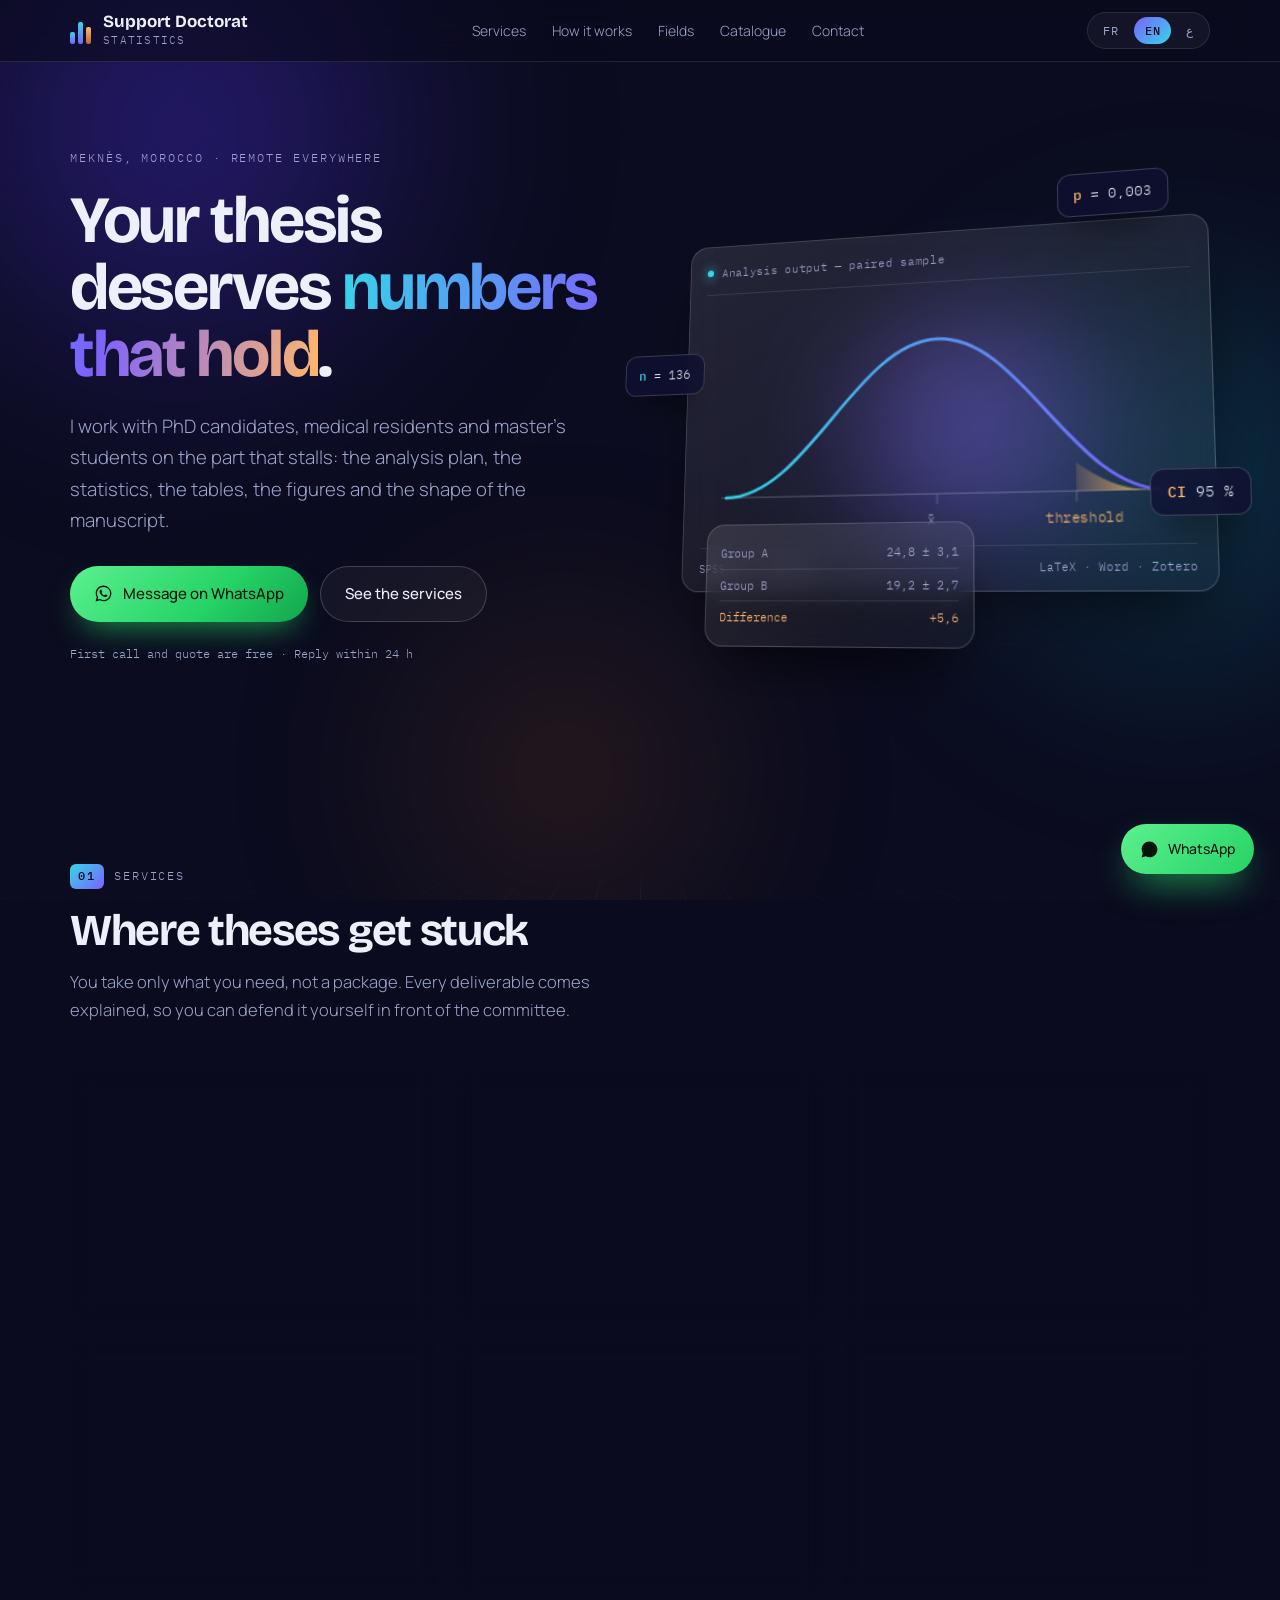
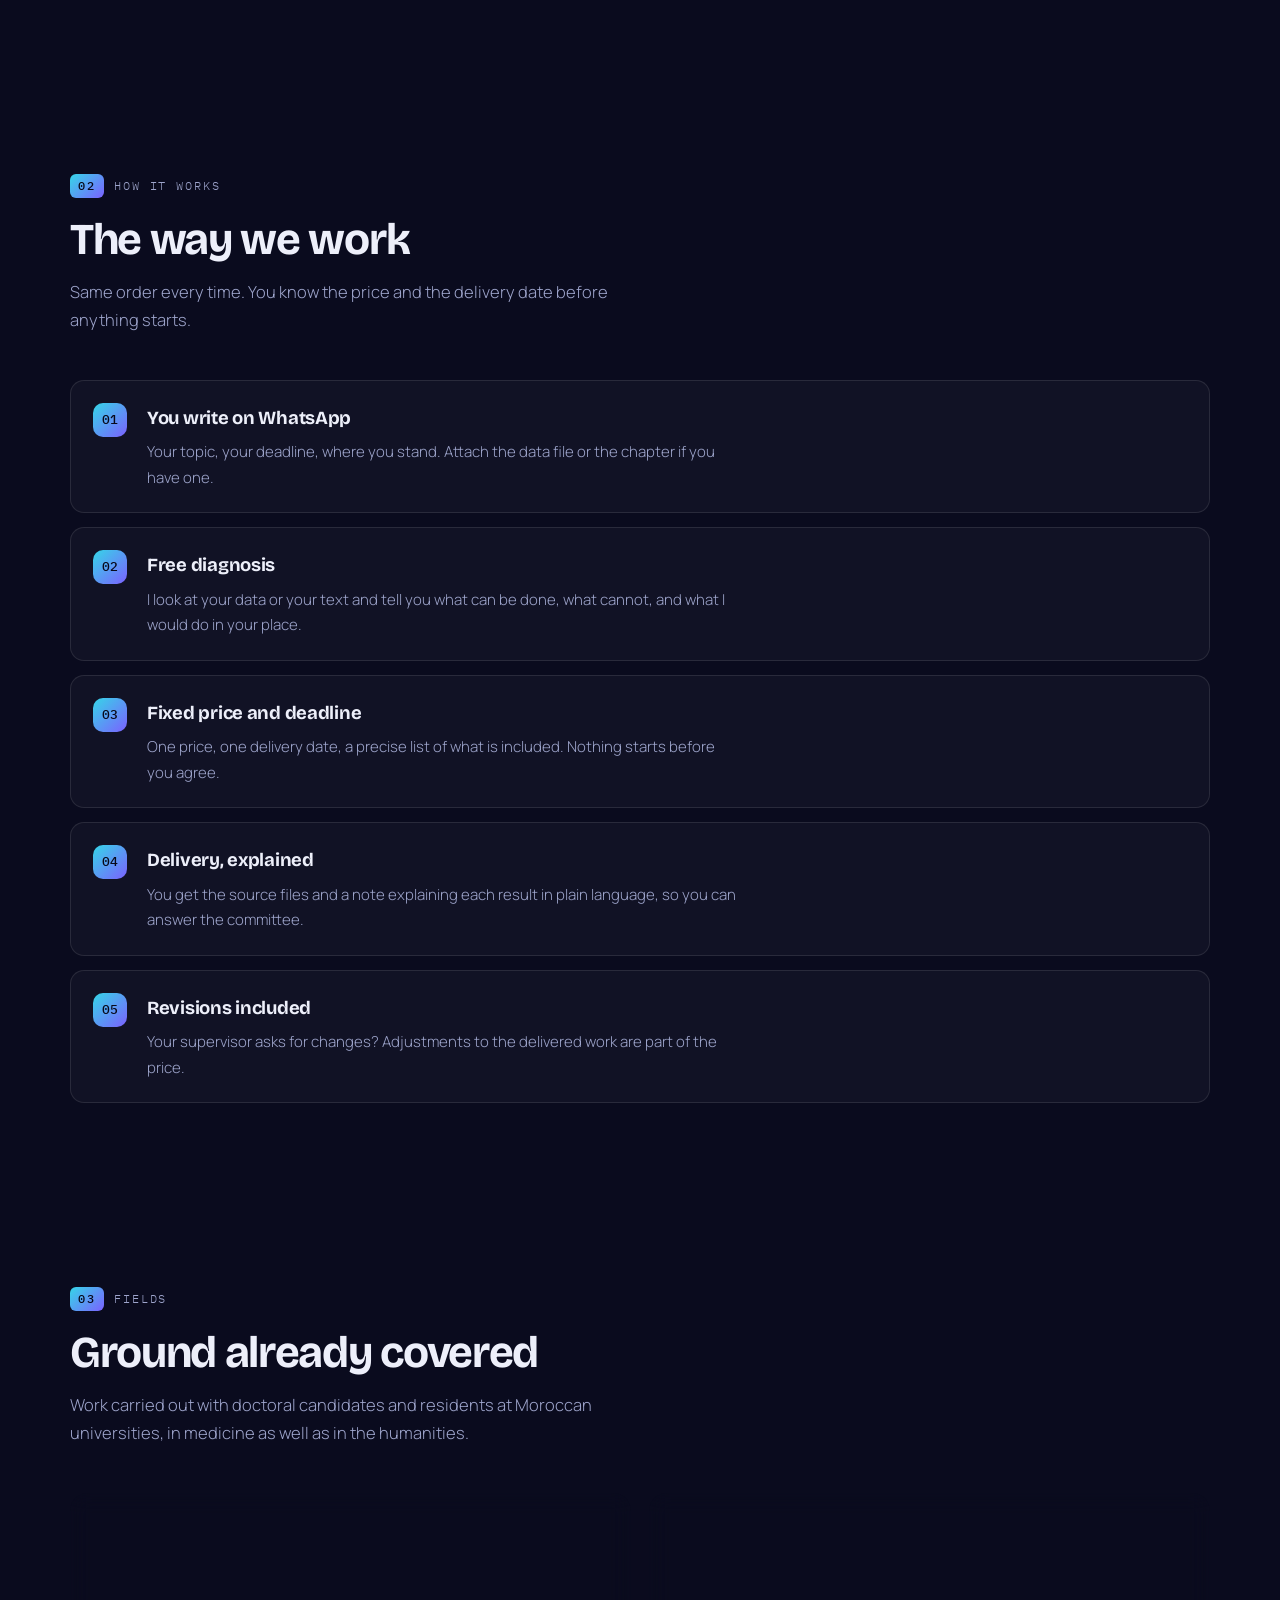
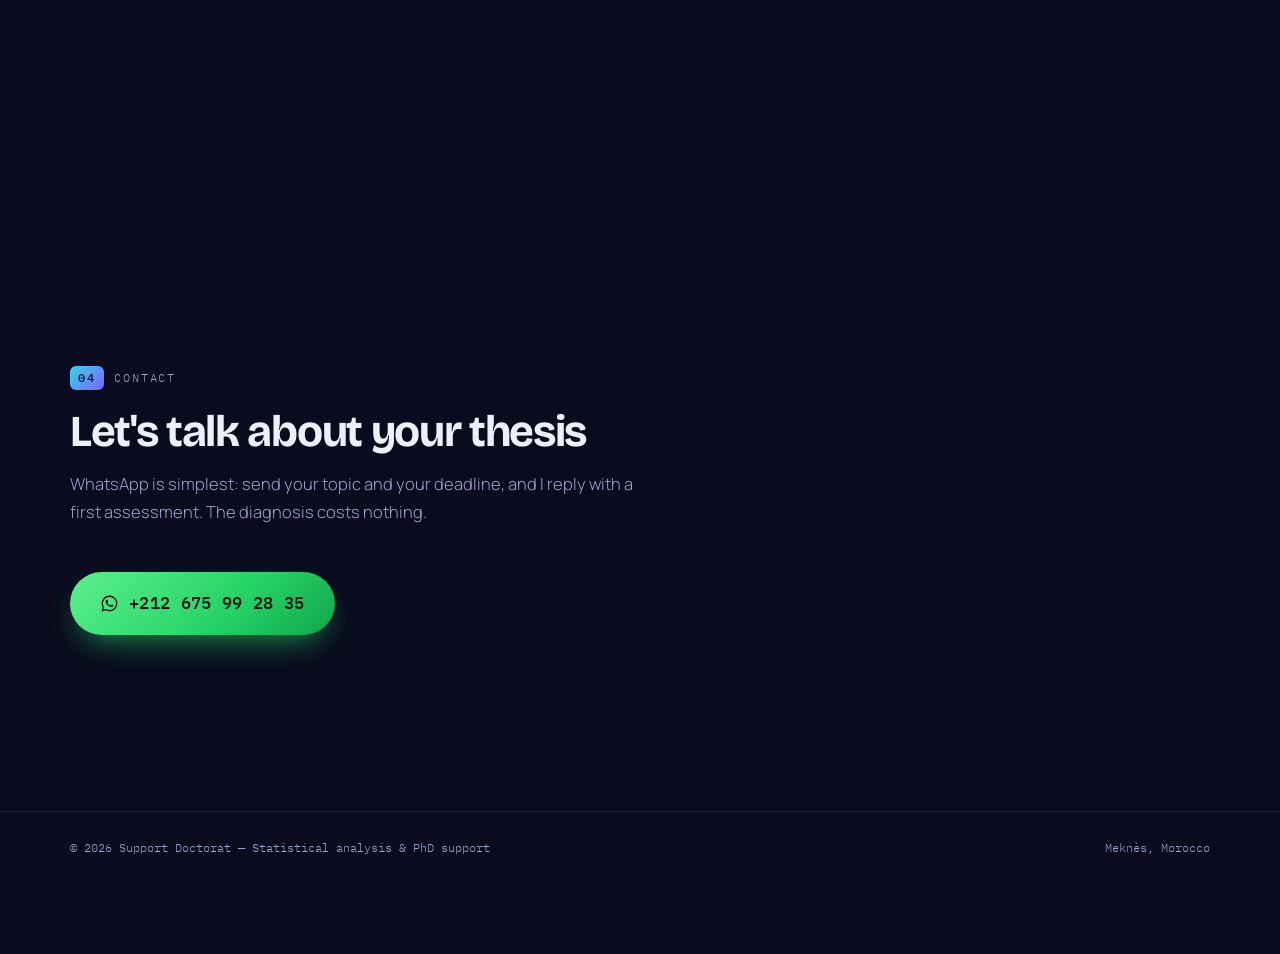
<file: index.html>
<!DOCTYPE html>
<html lang="fr" dir="ltr">
<head>
<meta charset="utf-8">
<meta name="viewport" content="width=device-width, initial-scale=1">
<title>Support Doctorat — Analyse statistique &amp; accompagnement doctoral</title>
<meta name="description" data-i18n="meta.desc" content="Analyse statistique, méthodologie, rédaction et mise en forme de thèses. Accompagnement des doctorants. Meknès, Maroc.">
<meta name="theme-color" content="#0A0B1E">
<link rel="icon" href="assets/favicon.svg" type="image/svg+xml">
<link rel="preconnect" href="https://fonts.googleapis.com">
<link rel="preconnect" href="https://fonts.gstatic.com" crossorigin>
<link href="https://fonts.googleapis.com/css2?family=Bricolage+Grotesque:opsz,wght@12..96,400;12..96,700;12..96,800&family=Manrope:wght@300;400;500;600&family=IBM+Plex+Mono:wght@400;500&family=Cairo:wght@300;400;600;700&display=swap" rel="stylesheet">
<script>document.documentElement.classList.add("js");</script>
<link rel="stylesheet" href="assets/css/style.css">
</head>
<body>

<!-- ambiance : halos de profondeur + grain -->
<div class="ambient" aria-hidden="true">
  <span class="orb orb-1"></span>
  <span class="orb orb-2"></span>
  <span class="orb orb-3"></span>
  <span class="grid-floor"></span>
</div>
<div class="grain" aria-hidden="true"></div>

<header class="topbar">
  <div class="wrap bar">
    <a class="brand" href="#top">
      <span class="brand-mark" aria-hidden="true">
        <span></span><span></span><span></span>
      </span>
      <span class="brand-txt">
        <b data-i18n="brand.name">Support Doctorat</b>
        <i data-i18n="brand.tag">Analyse statistique</i>
      </span>
    </a>

    <nav class="nav" aria-label="Navigation">
      <a href="#services" data-i18n="nav.services">Prestations</a>
      <a href="#methode" data-i18n="nav.method">Déroulement</a>
      <a href="#domaines" data-i18n="nav.fields">Domaines</a>
      <a href="tests.html" data-i18n="nav.tests">Catalogue</a>
      <a href="#contact" data-i18n="nav.contact">Contact</a>
    </nav>

    <div class="lang" role="group" aria-label="Language">
      <button type="button" data-lang="fr" class="is-on">FR</button>
      <button type="button" data-lang="en">EN</button>
      <button type="button" data-lang="ar">ع</button>
    </div>
  </div>
</header>

<main id="top">

<!-- ============ HERO ============ -->
<section class="hero">
  <div class="wrap hero-grid">

    <div class="hero-copy reveal">
      <p class="eyebrow" data-i18n="hero.eyebrow">Meknès, Maroc · à distance partout</p>
      <h1 data-i18n="hero.title" data-i18n-html>Votre thèse mérite des <em>chiffres solides</em>.</h1>
      <p class="lede" data-i18n="hero.lede">J'accompagne les doctorants, internes et étudiants en master sur la partie qui bloque : plan d'analyse, statistiques, tableaux, figures et mise en forme du manuscrit.</p>

      <div class="actions">
        <a class="btn btn-wa" data-wa href="https://wa.me/212675992835" target="_blank" rel="noopener">
          <svg viewBox="0 0 24 24" aria-hidden="true"><path d="M12.04 2C6.58 2 2.13 6.45 2.13 11.91c0 1.75.46 3.45 1.32 4.95L2 22l5.25-1.38a9.9 9.9 0 0 0 4.79 1.22h.01c5.46 0 9.91-4.45 9.91-9.91 0-2.65-1.03-5.14-2.9-7.01A9.82 9.82 0 0 0 12.04 2Zm0 18.15h-.01a8.2 8.2 0 0 1-4.19-1.15l-.3-.18-3.12.82.83-3.04-.2-.31a8.19 8.19 0 0 1-1.26-4.38c0-4.54 3.7-8.23 8.25-8.23 2.2 0 4.27.86 5.83 2.41a8.19 8.19 0 0 1 2.41 5.83c0 4.54-3.7 8.23-8.24 8.23Zm4.52-6.16c-.25-.12-1.47-.72-1.69-.81-.23-.08-.39-.12-.56.13-.16.24-.64.8-.78.97-.14.16-.29.18-.54.06-.25-.12-1.05-.39-2-1.23-.74-.66-1.24-1.47-1.38-1.72-.15-.25-.02-.38.11-.5.11-.11.25-.29.37-.43.12-.15.16-.25.25-.41.08-.17.04-.31-.02-.43-.06-.12-.56-1.34-.76-1.84-.2-.48-.4-.41-.56-.42h-.47c-.16 0-.43.06-.65.31-.22.25-.85.83-.85 2.03s.87 2.35.99 2.51c.12.16 1.71 2.62 4.15 3.67.58.25 1.03.4 1.39.51.58.19 1.11.16 1.53.1.47-.07 1.47-.6 1.67-1.18.21-.58.21-1.08.15-1.18-.06-.11-.22-.17-.47-.29Z"/></svg>
          <span data-i18n="hero.cta1">Écrire sur WhatsApp</span>
        </a>
        <a class="btn btn-ghost" href="#services" data-i18n="hero.cta2">Voir les prestations</a>
      </div>

      <p class="assur" data-i18n="hero.assur">Premier échange et devis gratuits · Réponse sous 24 h</p>
    </div>

    <!-- ============ objet 3D : la console de résultats ============ -->
    <div class="stage reveal">
      <div class="deck" id="deck">
        <div class="deck-glow" aria-hidden="true"></div>

        <div class="panel panel-main">
          <div class="panel-head">
            <span class="dot"></span>
            <span data-i18n="plate.cap">Sortie d'analyse — échantillon apparié</span>
          </div>
          <svg viewBox="0 0 400 200" role="img" aria-label="Courbe de distribution avec zone de significativité">
            <defs>
              <linearGradient id="gTail" x1="0" x2="1">
                <stop offset="0" stop-color="#FFB86B" stop-opacity=".15"/>
                <stop offset="1" stop-color="#FFB86B" stop-opacity=".85"/>
              </linearGradient>
              <linearGradient id="gCurve" x1="0" x2="1">
                <stop offset="0" stop-color="#35D6E8"/>
                <stop offset="1" stop-color="#7B61FF"/>
              </linearGradient>
            </defs>
            <line class="axis" x1="18" y1="164" x2="384" y2="164"/>
            <path class="tail" d="M310 142 C328 155 346 164 366 164 L310 164 Z"/>
            <path class="curve" d="M22 164 C 92 164 132 40 200 40 C 268 40 308 164 378 164"/>
            <line class="tick" x1="310" y1="164" x2="310" y2="172"/>
            <line class="tick" x1="200" y1="164" x2="200" y2="172"/>
            <text class="lab" x="192" y="188">x̄</text>
            <text class="lab lab-hi" x="286" y="188" data-i18n="plate.threshold">seuil</text>
          </svg>
          <div class="panel-foot">
            <span>SPSS · R · Python</span>
            <span>LaTeX · Word · Zotero</span>
          </div>
        </div>

        <div class="chip chip-1"><b>p</b> = 0,003</div>
        <div class="chip chip-2"><b>n</b> = 136</div>
        <div class="chip chip-3"><b data-i18n="plate.ci">IC</b> 95 %</div>

        <div class="panel panel-mini">
          <div class="mini-row"><span data-i18n="plate.r1">Groupe A</span><span>24,8 ± 3,1</span></div>
          <div class="mini-row"><span data-i18n="plate.r2">Groupe B</span><span>19,2 ± 2,7</span></div>
          <div class="mini-row is-hi"><span data-i18n="plate.r3">Différence</span><span>+5,6</span></div>
        </div>
      </div>
    </div>

  </div>
</section>

<!-- ============ PRESTATIONS ============ -->
<section id="services" class="section">
  <div class="wrap">
    <p class="eyebrow reveal"><b class="num">01</b> <span data-i18n="s1.eyebrow">Prestations</span></p>
    <h2 class="reveal" data-i18n="s1.title">Là où les thèses coincent</h2>
    <p class="intro reveal" data-i18n="s1.intro">Vous prenez ce dont vous avez besoin, pas un forfait. Chaque livrable est expliqué pour que vous puissiez le défendre vous-même devant le jury.</p>

    <div class="cards">
      <article class="card tilt reveal">
        <span class="card-n">1.1</span>
        <h3 data-i18n="s1.c1.t">Plan d'analyse</h3>
        <p data-i18n="s1.c1.d">Avant la collecte : quelles variables, quel test, quelle taille d'échantillon. L'étape qui évite de tout refaire.</p>
        <ul class="tags"><li data-i18n="s1.c1.g1">Puissance</li><li data-i18n="s1.c1.g2">Choix des tests</li><li data-i18n="s1.c1.g3">Grille de saisie</li></ul>
      </article>

      <article class="card tilt reveal">
        <span class="card-n">1.2</span>
        <h3 data-i18n="s1.c2.t">Analyse statistique</h3>
        <p data-i18n="s1.c2.d">Nettoyage des données, descriptif, tests comparatifs, régressions, analyse de survie, ACP. Sorties brutes et interprétation rédigée.</p>
        <ul class="tags"><li>SPSS</li><li>R</li><li>Python</li><li>Jamovi</li></ul>
      </article>

      <article class="card tilt reveal">
        <span class="card-n">1.3</span>
        <h3 data-i18n="s1.c3.t">Revue systématique</h3>
        <p data-i18n="s1.c3.d">Équation de recherche, sélection des études, tableau d'extraction, diagramme PRISMA et méta-analyse si les données le permettent.</p>
        <ul class="tags"><li>PRISMA</li><li>PubMed</li><li>Forest plot</li></ul>
      </article>

      <article class="card tilt reveal">
        <span class="card-n">1.4</span>
        <h3 data-i18n="s1.c4.t">Figures &amp; mise en forme</h3>
        <p data-i18n="s1.c4.d">Figures haute résolution, tableaux aux normes, sommaire automatique, pagination et modèle imposé par la faculté.</p>
        <ul class="tags"><li>LaTeX</li><li>Word</li><li>Matplotlib</li><li>RTL</li></ul>
      </article>

      <article class="card tilt reveal">
        <span class="card-n">1.5</span>
        <h3 data-i18n="s1.c5.t">Bibliographie vérifiée</h3>
        <p data-i18n="s1.c5.d">Chaque référence contrôlée à la source : auteurs, année, pagination, DOI. Style Vancouver, APA ou celui de votre établissement.</p>
        <ul class="tags"><li>Zotero</li><li>BibTeX</li><li>DOI</li></ul>
      </article>

      <article class="card tilt reveal">
        <span class="card-n">1.6</span>
        <h3 data-i18n="s1.c6.t">Soutenance &amp; article</h3>
        <p data-i18n="s1.c6.d">Diaporama construit sur vos résultats, répétition des questions du jury, et transformation d'un chapitre en article IMRAD.</p>
        <ul class="tags"><li data-i18n="s1.c6.g1">Diaporama</li><li>IMRAD</li><li data-i18n="s1.c6.g2">Questions du jury</li></ul>
      </article>
    </div>
  </div>
</section>

<!-- ============ DÉROULEMENT ============ -->
<section id="methode" class="section">
  <div class="wrap">
    <p class="eyebrow reveal"><b class="num">02</b> <span data-i18n="s2.eyebrow">Déroulement</span></p>
    <h2 class="reveal" data-i18n="s2.title">Comment on travaille</h2>
    <p class="intro reveal" data-i18n="s2.intro">Le même ordre à chaque fois. Vous savez ce que vous payez et quand vous le recevez avant que ça commence.</p>

    <ol class="steps">
      <li class="step reveal"><span class="step-n">01</span>
        <div><h3 data-i18n="s2.p1.t">Vous écrivez sur WhatsApp</h3><p data-i18n="s2.p1.d">Votre sujet, votre échéance, où vous en êtes. Joignez le fichier de données ou le chapitre si vous l'avez.</p></div></li>
      <li class="step reveal"><span class="step-n">02</span>
        <div><h3 data-i18n="s2.p2.t">Diagnostic gratuit</h3><p data-i18n="s2.p2.d">Je regarde vos données ou votre texte et je vous dis ce qui est faisable, ce qui ne l'est pas, et ce que je ferais à votre place.</p></div></li>
      <li class="step reveal"><span class="step-n">03</span>
        <div><h3 data-i18n="s2.p3.t">Devis et délai fixes</h3><p data-i18n="s2.p3.d">Un prix, une date de livraison, une liste précise de ce qui est inclus. Rien ne démarre avant votre accord.</p></div></li>
      <li class="step reveal"><span class="step-n">04</span>
        <div><h3 data-i18n="s2.p4.t">Livraison expliquée</h3><p data-i18n="s2.p4.d">Vous recevez les fichiers sources et une note qui explique chaque résultat simplement, pour que vous puissiez répondre au jury.</p></div></li>
      <li class="step reveal"><span class="step-n">05</span>
        <div><h3 data-i18n="s2.p5.t">Révisions incluses</h3><p data-i18n="s2.p5.d">Votre directeur demande des modifications ? Les ajustements sur le travail livré sont compris dans le prix.</p></div></li>
    </ol>
  </div>
</section>

<!-- ============ DOMAINES ============ -->
<section id="domaines" class="section">
  <div class="wrap">
    <p class="eyebrow reveal"><b class="num">03</b> <span data-i18n="s3.eyebrow">Domaines</span></p>
    <h2 class="reveal" data-i18n="s3.title">Terrains déjà pratiqués</h2>
    <p class="intro reveal" data-i18n="s3.intro">Des travaux menés avec des doctorants et des internes d'universités marocaines, en médecine comme en sciences humaines.</p>

    <div class="fields">
      <div class="field tilt reveal"><h3 data-i18n="s3.f1.t">Médecine &amp; santé publique</h3><p data-i18n="s3.f1.d">Études cliniques et épidémiologiques, cas-témoins, cohortes, mémoires d'internat, questionnaires patients et professionnels.</p></div>
      <div class="field tilt reveal"><h3 data-i18n="s3.f2.t">Économie &amp; gestion</h3><p data-i18n="s3.f2.d">Économétrie sur données de panel, séries temporelles, tests de robustesse, modèles de performance d'entreprise.</p></div>
      <div class="field tilt reveal"><h3 data-i18n="s3.f3.t">Sciences de l'éducation</h3><p data-i18n="s3.f3.d">Enquêtes par questionnaire, échelles validées, analyse factorielle, comparaisons de groupes d'élèves ou d'enseignants.</p></div>
      <div class="field tilt reveal"><h3 data-i18n="s3.f4.t">Agronomie &amp; sciences sociales</h3><p data-i18n="s3.f4.d">Enquêtes de terrain, indices composites, statistiques spatiales et cartographie des résultats.</p></div>
    </div>
  </div>
</section>

<!-- ============ CONTACT ============ -->
<section id="contact" class="section section-contact">
  <div class="wrap contact-grid">
    <div class="reveal">
      <p class="eyebrow"><b class="num">04</b> <span data-i18n="s4.eyebrow">Contact</span></p>
      <h2 data-i18n="s4.title">Parlons de votre thèse</h2>
      <p class="intro" data-i18n="s4.intro">Le plus simple est WhatsApp : envoyez votre sujet et votre échéance, je réponds avec une première évaluation. Le diagnostic ne coûte rien.</p>
      <a class="btn btn-wa btn-big" data-wa href="https://wa.me/212675992835" target="_blank" rel="noopener">
        <svg viewBox="0 0 24 24" aria-hidden="true"><path d="M12.04 2C6.58 2 2.13 6.45 2.13 11.91c0 1.75.46 3.45 1.32 4.95L2 22l5.25-1.38a9.9 9.9 0 0 0 4.79 1.22h.01c5.46 0 9.91-4.45 9.91-9.91 0-2.65-1.03-5.14-2.9-7.01A9.82 9.82 0 0 0 12.04 2Zm0 18.15h-.01a8.2 8.2 0 0 1-4.19-1.15l-.3-.18-3.12.82.83-3.04-.2-.31a8.19 8.19 0 0 1-1.26-4.38c0-4.54 3.7-8.23 8.25-8.23 2.2 0 4.27.86 5.83 2.41a8.19 8.19 0 0 1 2.41 5.83c0 4.54-3.7 8.23-8.24 8.23Zm4.52-6.16c-.25-.12-1.47-.72-1.69-.81-.23-.08-.39-.12-.56.13-.16.24-.64.8-.78.97-.14.16-.29.18-.54.06-.25-.12-1.05-.39-2-1.23-.74-.66-1.24-1.47-1.38-1.72-.15-.25-.02-.38.11-.5.11-.11.25-.29.37-.43.12-.15.16-.25.25-.41.08-.17.04-.31-.02-.43-.06-.12-.56-1.34-.76-1.84-.2-.48-.4-.41-.56-.42h-.47c-.16 0-.43.06-.65.31-.22.25-.85.83-.85 2.03s.87 2.35.99 2.51c.12.16 1.71 2.62 4.15 3.67.58.25 1.03.4 1.39.51.58.19 1.11.16 1.53.1.47-.07 1.47-.6 1.67-1.18.21-.58.21-1.08.15-1.18-.06-.11-.22-.17-.47-.29Z"/></svg>
          <span>+212 675 99 28 35</span>
      </a>
    </div>

    <div class="info tilt reveal">
      <div class="line"><span data-i18n="s4.l1">WhatsApp</span><a href="https://wa.me/212675992835" target="_blank" rel="noopener">+212 675 99 28 35</a></div>
      <div class="line"><span data-i18n="s4.l2">Téléphone</span><a href="tel:+212675992835">06 75 99 28 35</a></div>
      <div class="line"><span data-i18n="s4.l3">Base</span><span data-i18n="s4.v3">Meknès, Maroc</span></div>
      <div class="line"><span data-i18n="s4.l4">Travail</span><span data-i18n="s4.v4">À distance, tout le Maroc</span></div>
      <div class="line"><span data-i18n="s4.l5">Langues</span><span>Français · العربية · English</span></div>
      <div class="line"><span data-i18n="s4.l6">Réponse</span><span data-i18n="s4.v6">Sous 24 h</span></div>
    </div>
  </div>
</section>

</main>

<footer class="foot">
  <div class="wrap foot-in">
    <span data-i18n="foot.left">© 2026 Support Doctorat — Analyse statistique &amp; accompagnement doctoral</span>
    <span data-i18n="foot.right">Meknès, Maroc</span>
  </div>
</footer>

<a class="float" data-wa href="https://wa.me/212675992835" target="_blank" rel="noopener" aria-label="WhatsApp">
  <svg viewBox="0 0 24 24" aria-hidden="true"><path d="M12.04 2C6.58 2 2.13 6.45 2.13 11.91c0 1.75.46 3.45 1.32 4.95L2 22l5.25-1.38a9.9 9.9 0 0 0 4.79 1.22h.01c5.46 0 9.91-4.45 9.91-9.91 0-2.65-1.03-5.14-2.9-7.01A9.82 9.82 0 0 0 12.04 2Zm4.52 11.99c-.25-.12-1.47-.72-1.69-.81-.23-.08-.39-.12-.56.13-.16.24-.64.8-.78.97-.14.16-.29.18-.54.06-.25-.12-1.05-.39-2-1.23-.74-.66-1.24-1.47-1.38-1.72-.15-.25-.02-.38.11-.5.11-.11.25-.29.37-.43.12-.15.16-.25.25-.41.08-.17.04-.31-.02-.43-.06-.12-.56-1.34-.76-1.84-.2-.48-.4-.41-.56-.42h-.47c-.16 0-.43.06-.65.31-.22.25-.85.83-.85 2.03s.87 2.35.99 2.51c.12.16 1.71 2.62 4.15 3.67.58.25 1.03.4 1.39.51.58.19 1.11.16 1.53.1.47-.07 1.47-.6 1.67-1.18.21-.58.21-1.08.15-1.18-.06-.11-.22-.17-.47-.29Z"/></svg>
  <span data-i18n="float">WhatsApp</span>
</a>

<script src="assets/js/i18n.js"></script>
<script src="assets/js/main.js"></script>
</body>
</html>
</file>
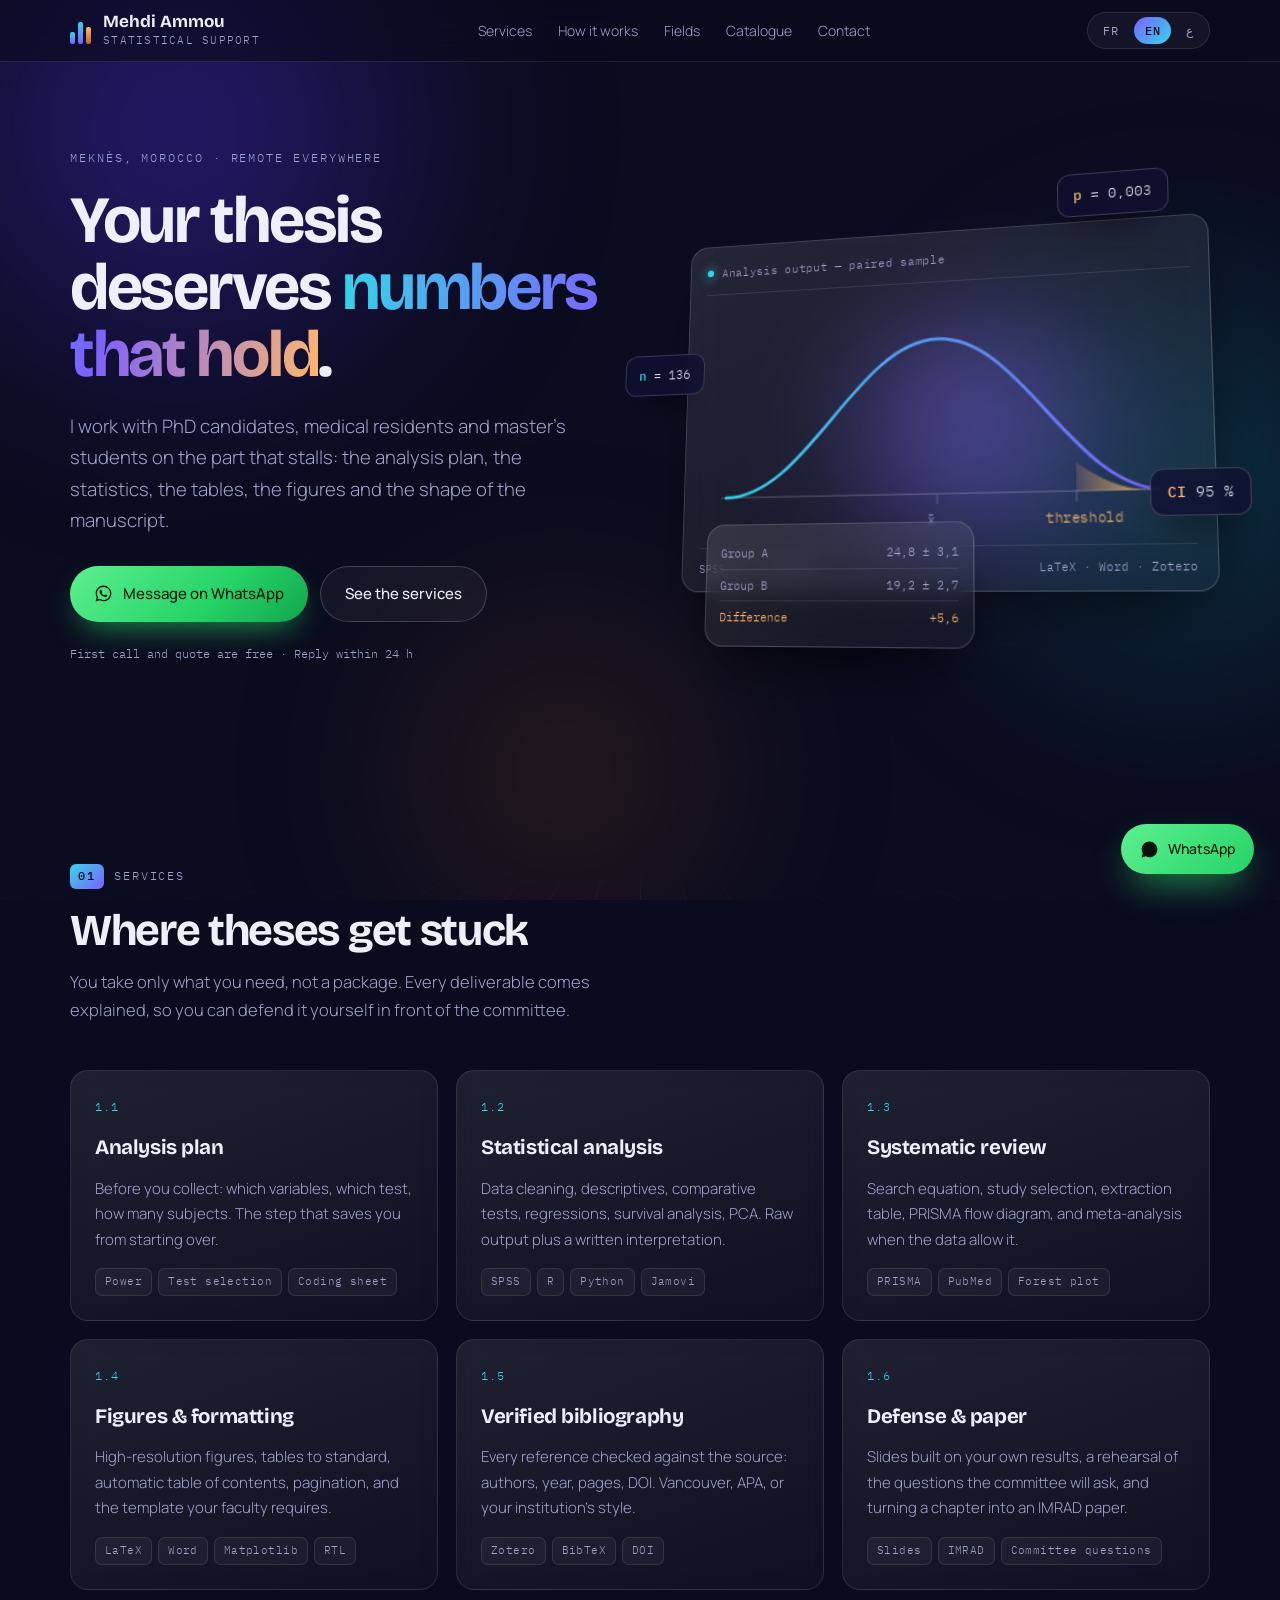
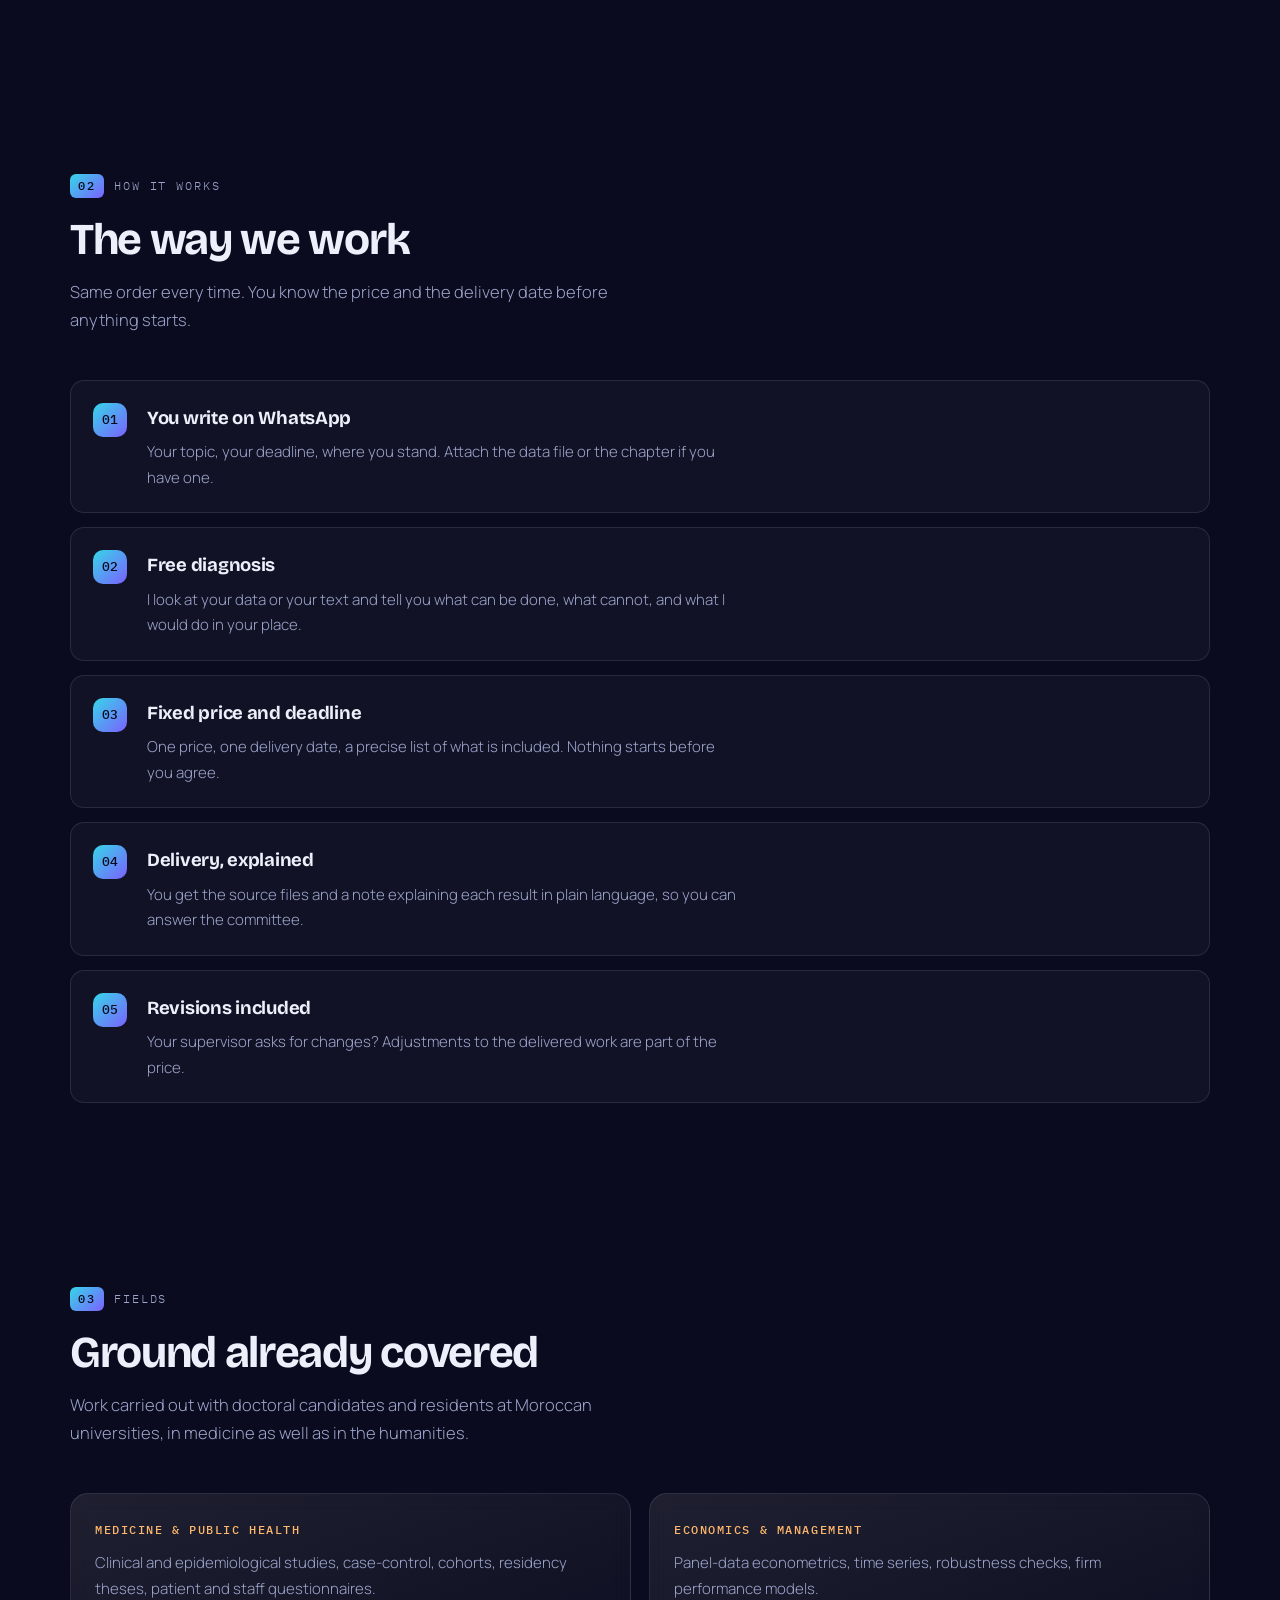
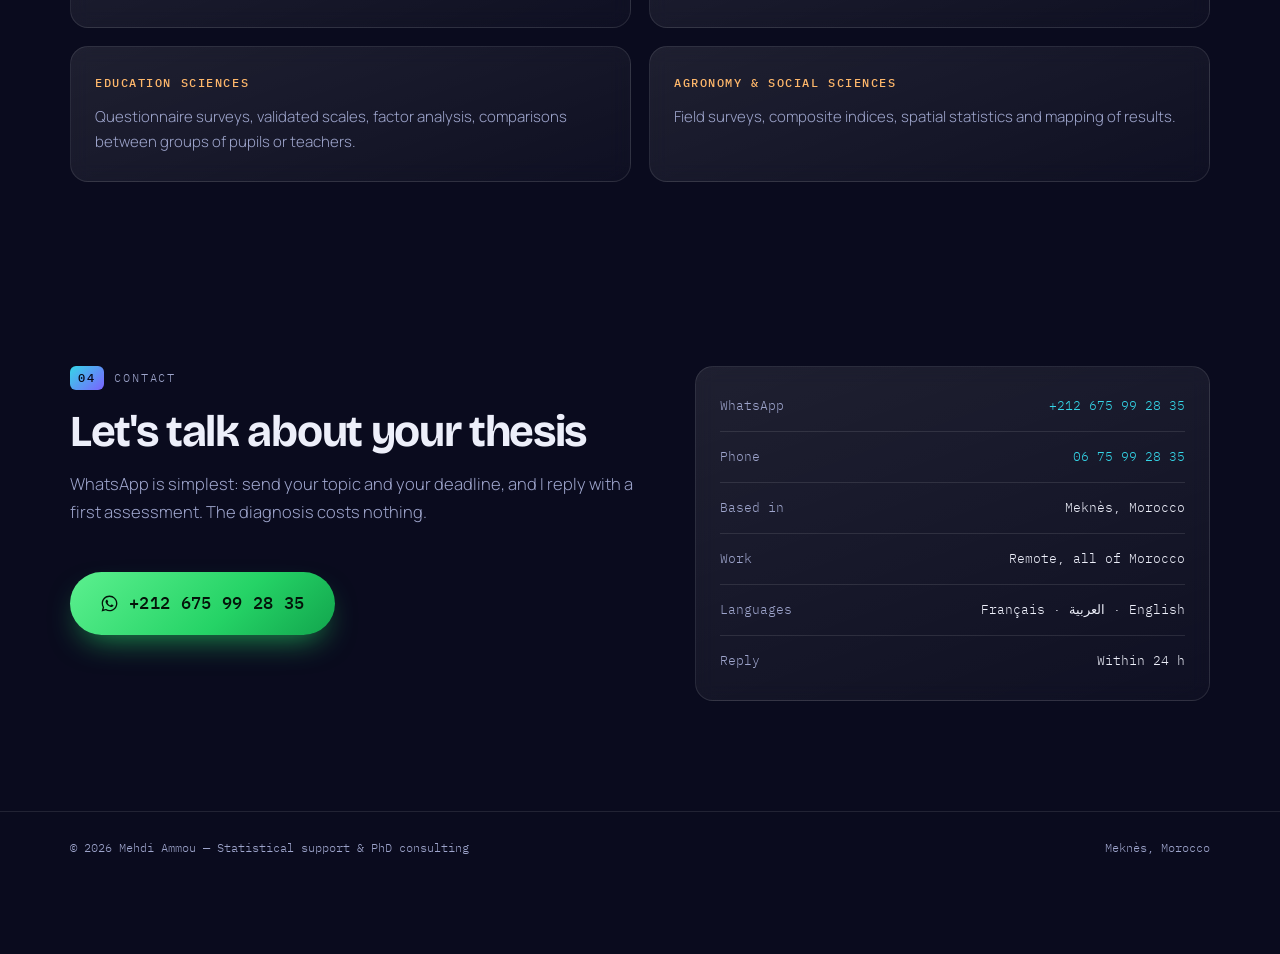
<file: mehdi-ammou-site/index.html>
<!DOCTYPE html>
<html lang="fr" dir="ltr">
<head>
<meta charset="utf-8">
<meta name="viewport" content="width=device-width, initial-scale=1">
<title>Mehdi Ammou — Assistance statistique &amp; accompagnement doctoral</title>
<meta name="description" data-i18n="meta.desc" content="Analyse statistique, méthodologie, rédaction et mise en forme de thèses. Accompagnement des doctorants. Meknès, Maroc.">
<meta name="theme-color" content="#0A0B1E">
<link rel="icon" href="assets/favicon.svg" type="image/svg+xml">
<link rel="preconnect" href="https://fonts.googleapis.com">
<link rel="preconnect" href="https://fonts.gstatic.com" crossorigin>
<link href="https://fonts.googleapis.com/css2?family=Bricolage+Grotesque:opsz,wght@12..96,400;12..96,700;12..96,800&family=Manrope:wght@300;400;500;600&family=IBM+Plex+Mono:wght@400;500&family=Cairo:wght@300;400;600;700&display=swap" rel="stylesheet">
<script>document.documentElement.classList.add("js");</script>
<link rel="stylesheet" href="assets/css/style.css">
</head>
<body>

<!-- ambiance : halos de profondeur + grain -->
<div class="ambient" aria-hidden="true">
  <span class="orb orb-1"></span>
  <span class="orb orb-2"></span>
  <span class="orb orb-3"></span>
  <span class="grid-floor"></span>
</div>
<div class="grain" aria-hidden="true"></div>

<header class="topbar">
  <div class="wrap bar">
    <a class="brand" href="#top">
      <span class="brand-mark" aria-hidden="true">
        <span></span><span></span><span></span>
      </span>
      <span class="brand-txt">
        <b data-i18n="brand.name">Mehdi Ammou</b>
        <i data-i18n="brand.tag">Assistance statistique</i>
      </span>
    </a>

    <nav class="nav" aria-label="Navigation">
      <a href="#services" data-i18n="nav.services">Prestations</a>
      <a href="#methode" data-i18n="nav.method">Déroulement</a>
      <a href="#domaines" data-i18n="nav.fields">Domaines</a>
      <a href="tests.html" data-i18n="nav.tests">Catalogue</a>
      <a href="#contact" data-i18n="nav.contact">Contact</a>
    </nav>

    <div class="lang" role="group" aria-label="Language">
      <button type="button" data-lang="fr" class="is-on">FR</button>
      <button type="button" data-lang="en">EN</button>
      <button type="button" data-lang="ar">ع</button>
    </div>
  </div>
</header>

<main id="top">

<!-- ============ HERO ============ -->
<section class="hero">
  <div class="wrap hero-grid">

    <div class="hero-copy reveal">
      <p class="eyebrow" data-i18n="hero.eyebrow">Meknès, Maroc · à distance partout</p>
      <h1 data-i18n="hero.title" data-i18n-html>Votre thèse mérite des <em>chiffres solides</em>.</h1>
      <p class="lede" data-i18n="hero.lede">J'accompagne les doctorants, internes et étudiants en master sur la partie qui bloque : plan d'analyse, statistiques, tableaux, figures et mise en forme du manuscrit.</p>

      <div class="actions">
        <a class="btn btn-wa" data-wa href="https://wa.me/212675992835" target="_blank" rel="noopener">
          <svg viewBox="0 0 24 24" aria-hidden="true"><path d="M12.04 2C6.58 2 2.13 6.45 2.13 11.91c0 1.75.46 3.45 1.32 4.95L2 22l5.25-1.38a9.9 9.9 0 0 0 4.79 1.22h.01c5.46 0 9.91-4.45 9.91-9.91 0-2.65-1.03-5.14-2.9-7.01A9.82 9.82 0 0 0 12.04 2Zm0 18.15h-.01a8.2 8.2 0 0 1-4.19-1.15l-.3-.18-3.12.82.83-3.04-.2-.31a8.19 8.19 0 0 1-1.26-4.38c0-4.54 3.7-8.23 8.25-8.23 2.2 0 4.27.86 5.83 2.41a8.19 8.19 0 0 1 2.41 5.83c0 4.54-3.7 8.23-8.24 8.23Zm4.52-6.16c-.25-.12-1.47-.72-1.69-.81-.23-.08-.39-.12-.56.13-.16.24-.64.8-.78.97-.14.16-.29.18-.54.06-.25-.12-1.05-.39-2-1.23-.74-.66-1.24-1.47-1.38-1.72-.15-.25-.02-.38.11-.5.11-.11.25-.29.37-.43.12-.15.16-.25.25-.41.08-.17.04-.31-.02-.43-.06-.12-.56-1.34-.76-1.84-.2-.48-.4-.41-.56-.42h-.47c-.16 0-.43.06-.65.31-.22.25-.85.83-.85 2.03s.87 2.35.99 2.51c.12.16 1.71 2.62 4.15 3.67.58.25 1.03.4 1.39.51.58.19 1.11.16 1.53.1.47-.07 1.47-.6 1.67-1.18.21-.58.21-1.08.15-1.18-.06-.11-.22-.17-.47-.29Z"/></svg>
          <span data-i18n="hero.cta1">Écrire sur WhatsApp</span>
        </a>
        <a class="btn btn-ghost" href="#services" data-i18n="hero.cta2">Voir les prestations</a>
      </div>

      <p class="assur" data-i18n="hero.assur">Premier échange et devis gratuits · Réponse sous 24 h</p>
    </div>

    <!-- ============ objet 3D : la console de résultats ============ -->
    <div class="stage reveal">
      <div class="deck" id="deck">
        <div class="deck-glow" aria-hidden="true"></div>

        <div class="panel panel-main">
          <div class="panel-head">
            <span class="dot"></span>
            <span data-i18n="plate.cap">Sortie d'analyse — échantillon apparié</span>
          </div>
          <svg viewBox="0 0 400 200" role="img" aria-label="Courbe de distribution avec zone de significativité">
            <defs>
              <linearGradient id="gTail" x1="0" x2="1">
                <stop offset="0" stop-color="#FFB86B" stop-opacity=".15"/>
                <stop offset="1" stop-color="#FFB86B" stop-opacity=".85"/>
              </linearGradient>
              <linearGradient id="gCurve" x1="0" x2="1">
                <stop offset="0" stop-color="#35D6E8"/>
                <stop offset="1" stop-color="#7B61FF"/>
              </linearGradient>
            </defs>
            <line class="axis" x1="18" y1="164" x2="384" y2="164"/>
            <path class="tail" d="M310 142 C328 155 346 164 366 164 L310 164 Z"/>
            <path class="curve" d="M22 164 C 92 164 132 40 200 40 C 268 40 308 164 378 164"/>
            <line class="tick" x1="310" y1="164" x2="310" y2="172"/>
            <line class="tick" x1="200" y1="164" x2="200" y2="172"/>
            <text class="lab" x="192" y="188">x̄</text>
            <text class="lab lab-hi" x="286" y="188" data-i18n="plate.threshold">seuil</text>
          </svg>
          <div class="panel-foot">
            <span>SPSS · R · Python</span>
            <span>LaTeX · Word · Zotero</span>
          </div>
        </div>

        <div class="chip chip-1"><b>p</b> = 0,003</div>
        <div class="chip chip-2"><b>n</b> = 136</div>
        <div class="chip chip-3"><b data-i18n="plate.ci">IC</b> 95 %</div>

        <div class="panel panel-mini">
          <div class="mini-row"><span data-i18n="plate.r1">Groupe A</span><span>24,8 ± 3,1</span></div>
          <div class="mini-row"><span data-i18n="plate.r2">Groupe B</span><span>19,2 ± 2,7</span></div>
          <div class="mini-row is-hi"><span data-i18n="plate.r3">Différence</span><span>+5,6</span></div>
        </div>
      </div>
    </div>

  </div>
</section>

<!-- ============ PRESTATIONS ============ -->
<section id="services" class="section">
  <div class="wrap">
    <p class="eyebrow reveal"><b class="num">01</b> <span data-i18n="s1.eyebrow">Prestations</span></p>
    <h2 class="reveal" data-i18n="s1.title">Là où les thèses coincent</h2>
    <p class="intro reveal" data-i18n="s1.intro">Vous prenez ce dont vous avez besoin, pas un forfait. Chaque livrable est expliqué pour que vous puissiez le défendre vous-même devant le jury.</p>

    <div class="cards">
      <article class="card tilt reveal">
        <span class="card-n">1.1</span>
        <h3 data-i18n="s1.c1.t">Plan d'analyse</h3>
        <p data-i18n="s1.c1.d">Avant la collecte : quelles variables, quel test, quelle taille d'échantillon. L'étape qui évite de tout refaire.</p>
        <ul class="tags"><li data-i18n="s1.c1.g1">Puissance</li><li data-i18n="s1.c1.g2">Choix des tests</li><li data-i18n="s1.c1.g3">Grille de saisie</li></ul>
      </article>

      <article class="card tilt reveal">
        <span class="card-n">1.2</span>
        <h3 data-i18n="s1.c2.t">Analyse statistique</h3>
        <p data-i18n="s1.c2.d">Nettoyage des données, descriptif, tests comparatifs, régressions, analyse de survie, ACP. Sorties brutes et interprétation rédigée.</p>
        <ul class="tags"><li>SPSS</li><li>R</li><li>Python</li><li>Jamovi</li></ul>
      </article>

      <article class="card tilt reveal">
        <span class="card-n">1.3</span>
        <h3 data-i18n="s1.c3.t">Revue systématique</h3>
        <p data-i18n="s1.c3.d">Équation de recherche, sélection des études, tableau d'extraction, diagramme PRISMA et méta-analyse si les données le permettent.</p>
        <ul class="tags"><li>PRISMA</li><li>PubMed</li><li>Forest plot</li></ul>
      </article>

      <article class="card tilt reveal">
        <span class="card-n">1.4</span>
        <h3 data-i18n="s1.c4.t">Figures &amp; mise en forme</h3>
        <p data-i18n="s1.c4.d">Figures haute résolution, tableaux aux normes, sommaire automatique, pagination et modèle imposé par la faculté.</p>
        <ul class="tags"><li>LaTeX</li><li>Word</li><li>Matplotlib</li><li>RTL</li></ul>
      </article>

      <article class="card tilt reveal">
        <span class="card-n">1.5</span>
        <h3 data-i18n="s1.c5.t">Bibliographie vérifiée</h3>
        <p data-i18n="s1.c5.d">Chaque référence contrôlée à la source : auteurs, année, pagination, DOI. Style Vancouver, APA ou celui de votre établissement.</p>
        <ul class="tags"><li>Zotero</li><li>BibTeX</li><li>DOI</li></ul>
      </article>

      <article class="card tilt reveal">
        <span class="card-n">1.6</span>
        <h3 data-i18n="s1.c6.t">Soutenance &amp; article</h3>
        <p data-i18n="s1.c6.d">Diaporama construit sur vos résultats, répétition des questions du jury, et transformation d'un chapitre en article IMRAD.</p>
        <ul class="tags"><li data-i18n="s1.c6.g1">Diaporama</li><li>IMRAD</li><li data-i18n="s1.c6.g2">Questions du jury</li></ul>
      </article>
    </div>
  </div>
</section>

<!-- ============ DÉROULEMENT ============ -->
<section id="methode" class="section">
  <div class="wrap">
    <p class="eyebrow reveal"><b class="num">02</b> <span data-i18n="s2.eyebrow">Déroulement</span></p>
    <h2 class="reveal" data-i18n="s2.title">Comment on travaille</h2>
    <p class="intro reveal" data-i18n="s2.intro">Le même ordre à chaque fois. Vous savez ce que vous payez et quand vous le recevez avant que ça commence.</p>

    <ol class="steps">
      <li class="step reveal"><span class="step-n">01</span>
        <div><h3 data-i18n="s2.p1.t">Vous écrivez sur WhatsApp</h3><p data-i18n="s2.p1.d">Votre sujet, votre échéance, où vous en êtes. Joignez le fichier de données ou le chapitre si vous l'avez.</p></div></li>
      <li class="step reveal"><span class="step-n">02</span>
        <div><h3 data-i18n="s2.p2.t">Diagnostic gratuit</h3><p data-i18n="s2.p2.d">Je regarde vos données ou votre texte et je vous dis ce qui est faisable, ce qui ne l'est pas, et ce que je ferais à votre place.</p></div></li>
      <li class="step reveal"><span class="step-n">03</span>
        <div><h3 data-i18n="s2.p3.t">Devis et délai fixes</h3><p data-i18n="s2.p3.d">Un prix, une date de livraison, une liste précise de ce qui est inclus. Rien ne démarre avant votre accord.</p></div></li>
      <li class="step reveal"><span class="step-n">04</span>
        <div><h3 data-i18n="s2.p4.t">Livraison expliquée</h3><p data-i18n="s2.p4.d">Vous recevez les fichiers sources et une note qui explique chaque résultat simplement, pour que vous puissiez répondre au jury.</p></div></li>
      <li class="step reveal"><span class="step-n">05</span>
        <div><h3 data-i18n="s2.p5.t">Révisions incluses</h3><p data-i18n="s2.p5.d">Votre directeur demande des modifications ? Les ajustements sur le travail livré sont compris dans le prix.</p></div></li>
    </ol>
  </div>
</section>

<!-- ============ DOMAINES ============ -->
<section id="domaines" class="section">
  <div class="wrap">
    <p class="eyebrow reveal"><b class="num">03</b> <span data-i18n="s3.eyebrow">Domaines</span></p>
    <h2 class="reveal" data-i18n="s3.title">Terrains déjà pratiqués</h2>
    <p class="intro reveal" data-i18n="s3.intro">Des travaux menés avec des doctorants et des internes d'universités marocaines, en médecine comme en sciences humaines.</p>

    <div class="fields">
      <div class="field tilt reveal"><h3 data-i18n="s3.f1.t">Médecine &amp; santé publique</h3><p data-i18n="s3.f1.d">Études cliniques et épidémiologiques, cas-témoins, cohortes, mémoires d'internat, questionnaires patients et professionnels.</p></div>
      <div class="field tilt reveal"><h3 data-i18n="s3.f2.t">Économie &amp; gestion</h3><p data-i18n="s3.f2.d">Économétrie sur données de panel, séries temporelles, tests de robustesse, modèles de performance d'entreprise.</p></div>
      <div class="field tilt reveal"><h3 data-i18n="s3.f3.t">Sciences de l'éducation</h3><p data-i18n="s3.f3.d">Enquêtes par questionnaire, échelles validées, analyse factorielle, comparaisons de groupes d'élèves ou d'enseignants.</p></div>
      <div class="field tilt reveal"><h3 data-i18n="s3.f4.t">Agronomie &amp; sciences sociales</h3><p data-i18n="s3.f4.d">Enquêtes de terrain, indices composites, statistiques spatiales et cartographie des résultats.</p></div>
    </div>
  </div>
</section>

<!-- ============ CONTACT ============ -->
<section id="contact" class="section section-contact">
  <div class="wrap contact-grid">
    <div class="reveal">
      <p class="eyebrow"><b class="num">04</b> <span data-i18n="s4.eyebrow">Contact</span></p>
      <h2 data-i18n="s4.title">Parlons de votre thèse</h2>
      <p class="intro" data-i18n="s4.intro">Le plus simple est WhatsApp : envoyez votre sujet et votre échéance, je réponds avec une première évaluation. Le diagnostic ne coûte rien.</p>
      <a class="btn btn-wa btn-big" data-wa href="https://wa.me/212675992835" target="_blank" rel="noopener">
        <svg viewBox="0 0 24 24" aria-hidden="true"><path d="M12.04 2C6.58 2 2.13 6.45 2.13 11.91c0 1.75.46 3.45 1.32 4.95L2 22l5.25-1.38a9.9 9.9 0 0 0 4.79 1.22h.01c5.46 0 9.91-4.45 9.91-9.91 0-2.65-1.03-5.14-2.9-7.01A9.82 9.82 0 0 0 12.04 2Zm0 18.15h-.01a8.2 8.2 0 0 1-4.19-1.15l-.3-.18-3.12.82.83-3.04-.2-.31a8.19 8.19 0 0 1-1.26-4.38c0-4.54 3.7-8.23 8.25-8.23 2.2 0 4.27.86 5.83 2.41a8.19 8.19 0 0 1 2.41 5.83c0 4.54-3.7 8.23-8.24 8.23Zm4.52-6.16c-.25-.12-1.47-.72-1.69-.81-.23-.08-.39-.12-.56.13-.16.24-.64.8-.78.97-.14.16-.29.18-.54.06-.25-.12-1.05-.39-2-1.23-.74-.66-1.24-1.47-1.38-1.72-.15-.25-.02-.38.11-.5.11-.11.25-.29.37-.43.12-.15.16-.25.25-.41.08-.17.04-.31-.02-.43-.06-.12-.56-1.34-.76-1.84-.2-.48-.4-.41-.56-.42h-.47c-.16 0-.43.06-.65.31-.22.25-.85.83-.85 2.03s.87 2.35.99 2.51c.12.16 1.71 2.62 4.15 3.67.58.25 1.03.4 1.39.51.58.19 1.11.16 1.53.1.47-.07 1.47-.6 1.67-1.18.21-.58.21-1.08.15-1.18-.06-.11-.22-.17-.47-.29Z"/></svg>
          <span>+212 675 99 28 35</span>
      </a>
    </div>

    <div class="info tilt reveal">
      <div class="line"><span data-i18n="s4.l1">WhatsApp</span><a href="https://wa.me/212675992835" target="_blank" rel="noopener">+212 675 99 28 35</a></div>
      <div class="line"><span data-i18n="s4.l2">Téléphone</span><a href="tel:+212675992835">06 75 99 28 35</a></div>
      <div class="line"><span data-i18n="s4.l3">Base</span><span data-i18n="s4.v3">Meknès, Maroc</span></div>
      <div class="line"><span data-i18n="s4.l4">Travail</span><span data-i18n="s4.v4">À distance, tout le Maroc</span></div>
      <div class="line"><span data-i18n="s4.l5">Langues</span><span>Français · العربية · English</span></div>
      <div class="line"><span data-i18n="s4.l6">Réponse</span><span data-i18n="s4.v6">Sous 24 h</span></div>
    </div>
  </div>
</section>

</main>

<footer class="foot">
  <div class="wrap foot-in">
    <span data-i18n="foot.left">© 2026 Mehdi Ammou — Assistance statistique &amp; accompagnement doctoral</span>
    <span data-i18n="foot.right">Meknès, Maroc</span>
  </div>
</footer>

<a class="float" data-wa href="https://wa.me/212675992835" target="_blank" rel="noopener" aria-label="WhatsApp">
  <svg viewBox="0 0 24 24" aria-hidden="true"><path d="M12.04 2C6.58 2 2.13 6.45 2.13 11.91c0 1.75.46 3.45 1.32 4.95L2 22l5.25-1.38a9.9 9.9 0 0 0 4.79 1.22h.01c5.46 0 9.91-4.45 9.91-9.91 0-2.65-1.03-5.14-2.9-7.01A9.82 9.82 0 0 0 12.04 2Zm4.52 11.99c-.25-.12-1.47-.72-1.69-.81-.23-.08-.39-.12-.56.13-.16.24-.64.8-.78.97-.14.16-.29.18-.54.06-.25-.12-1.05-.39-2-1.23-.74-.66-1.24-1.47-1.38-1.72-.15-.25-.02-.38.11-.5.11-.11.25-.29.37-.43.12-.15.16-.25.25-.41.08-.17.04-.31-.02-.43-.06-.12-.56-1.34-.76-1.84-.2-.48-.4-.41-.56-.42h-.47c-.16 0-.43.06-.65.31-.22.25-.85.83-.85 2.03s.87 2.35.99 2.51c.12.16 1.71 2.62 4.15 3.67.58.25 1.03.4 1.39.51.58.19 1.11.16 1.53.1.47-.07 1.47-.6 1.67-1.18.21-.58.21-1.08.15-1.18-.06-.11-.22-.17-.47-.29Z"/></svg>
  <span data-i18n="float">WhatsApp</span>
</a>

<script src="assets/js/i18n.js"></script>
<script src="assets/js/main.js"></script>
</body>
</html>
</file>
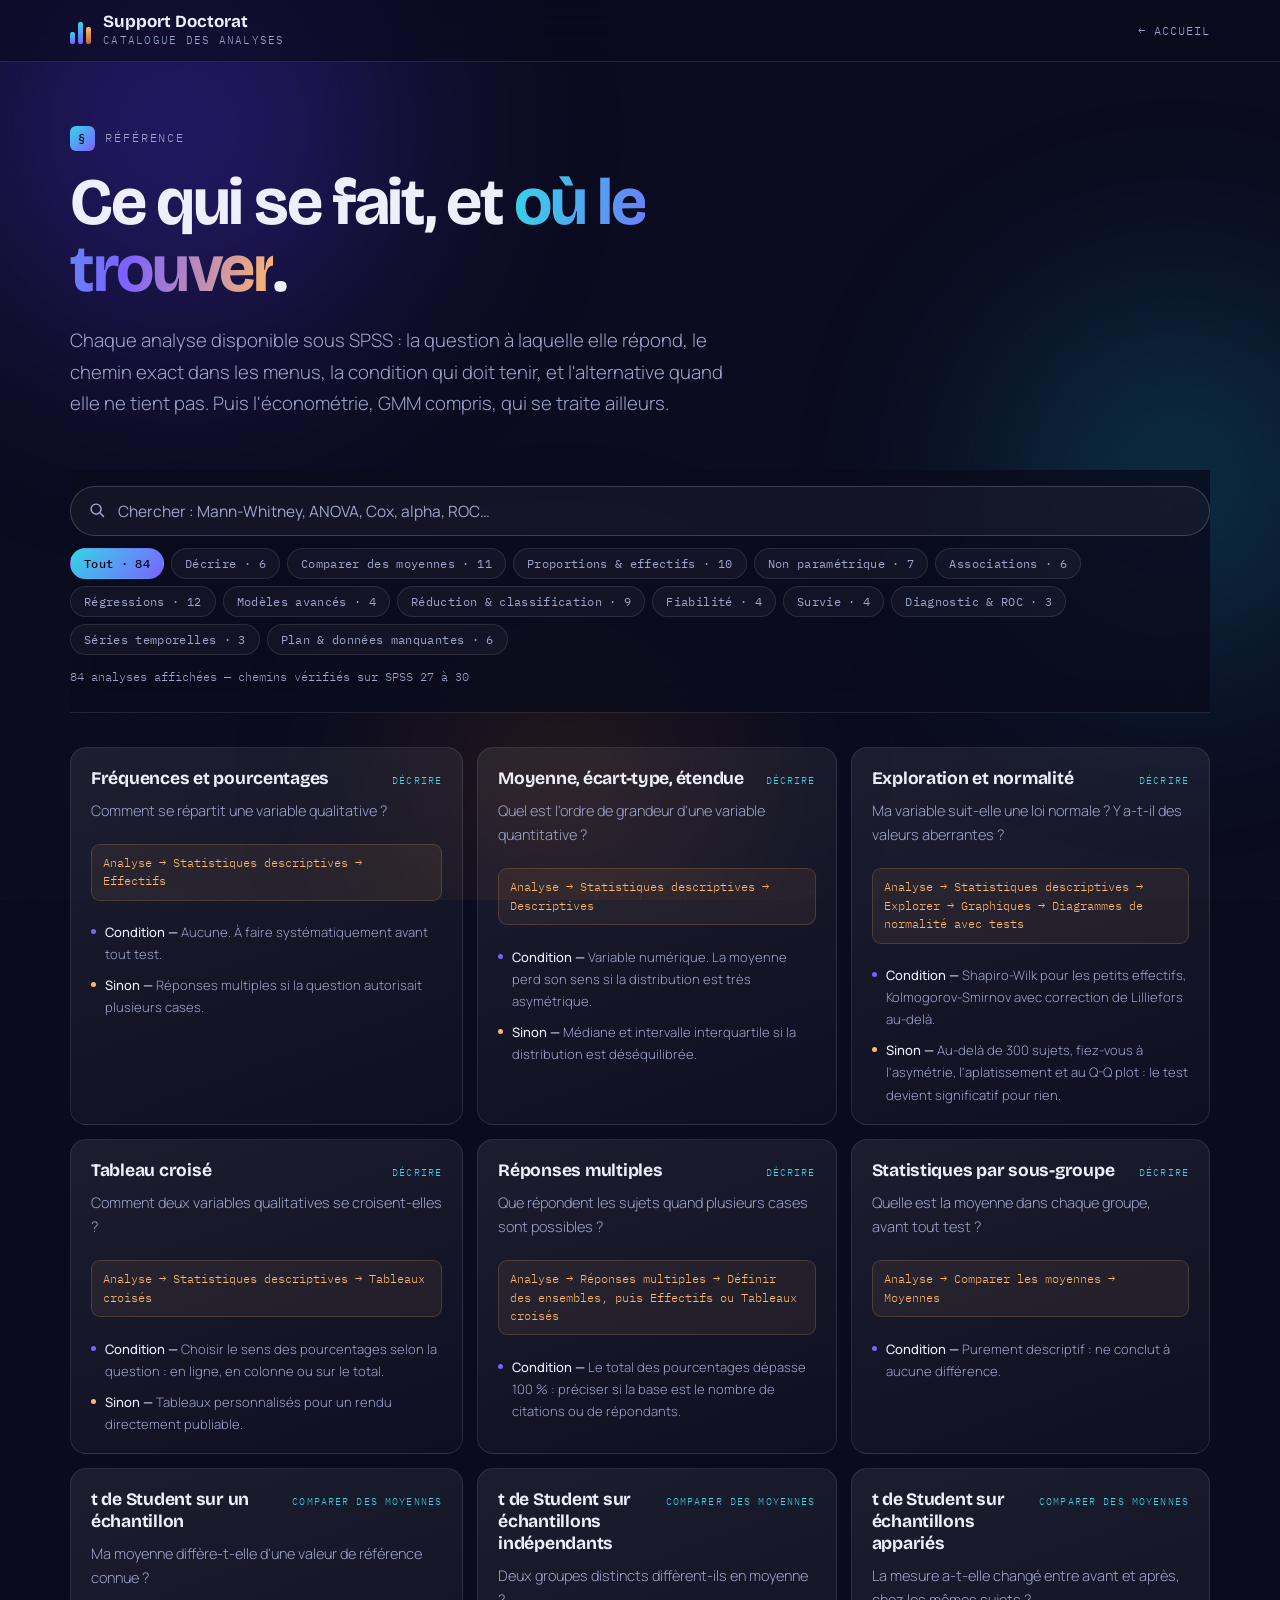
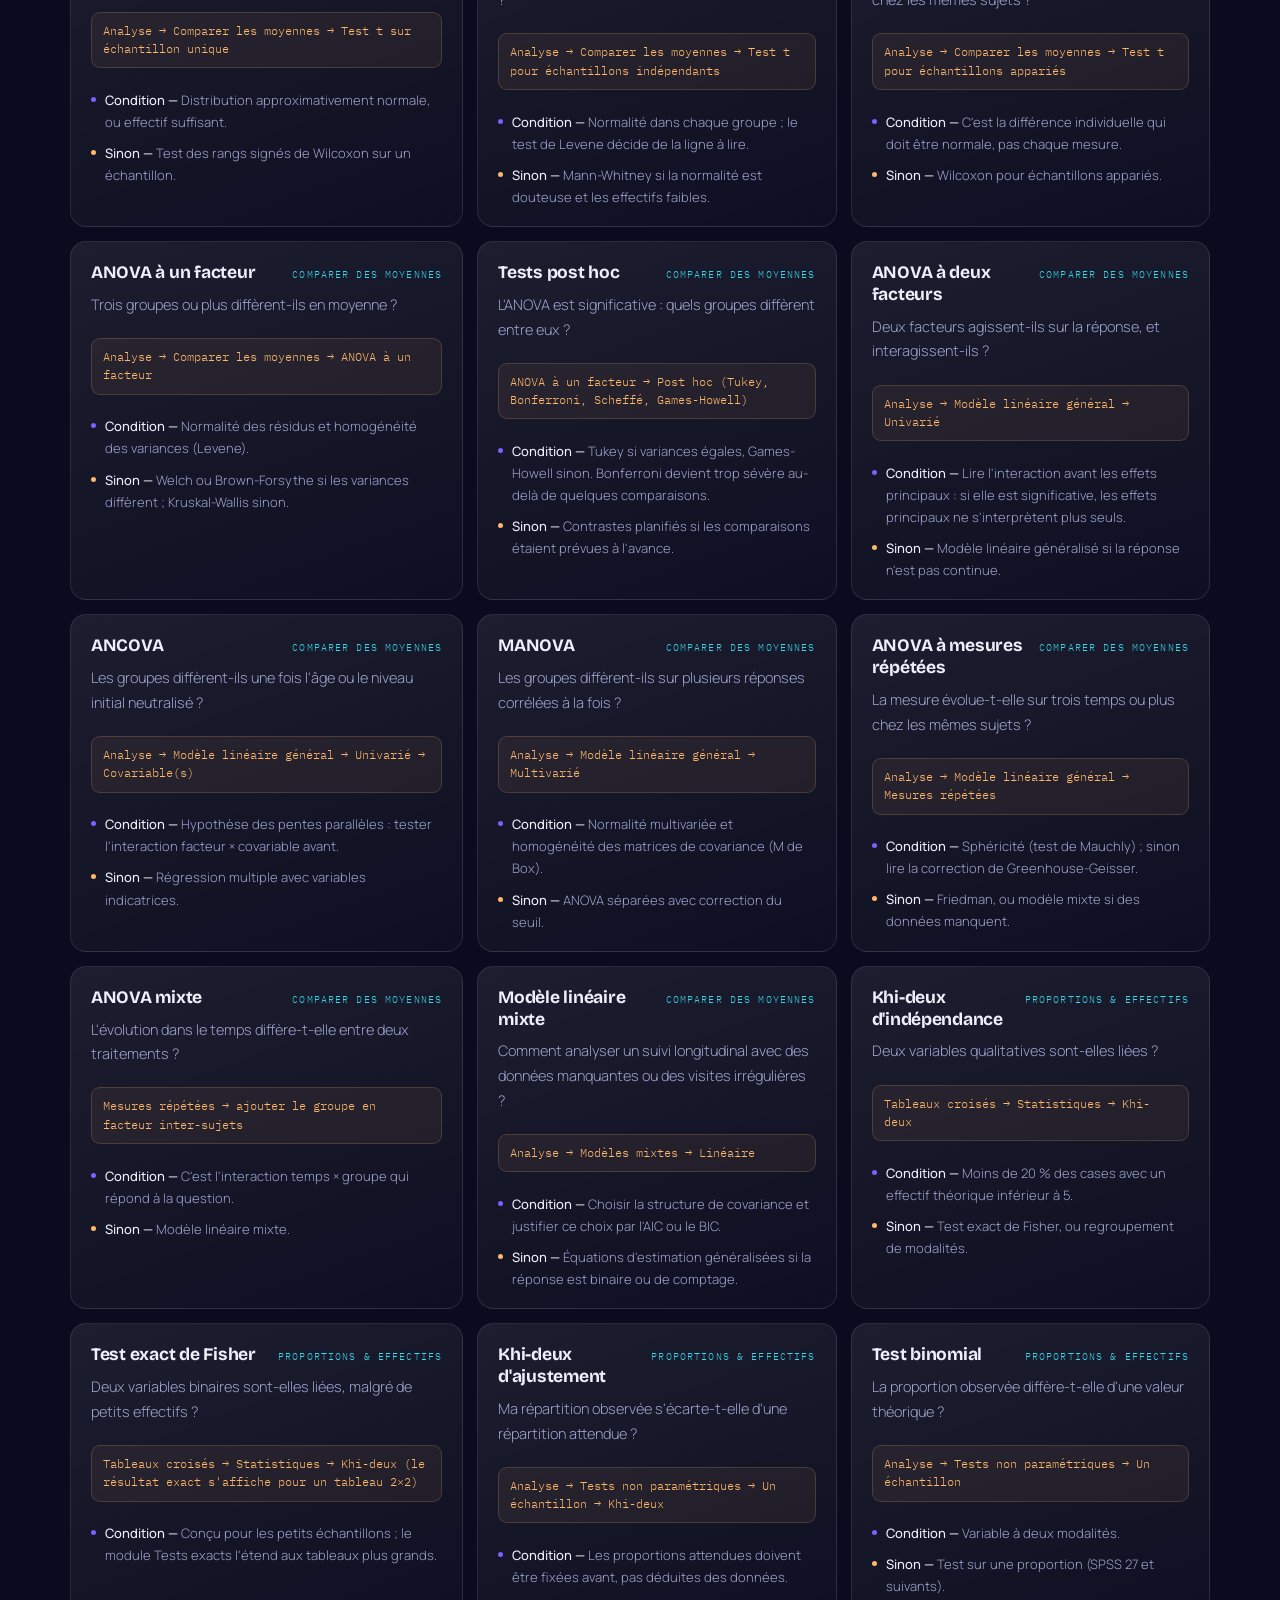
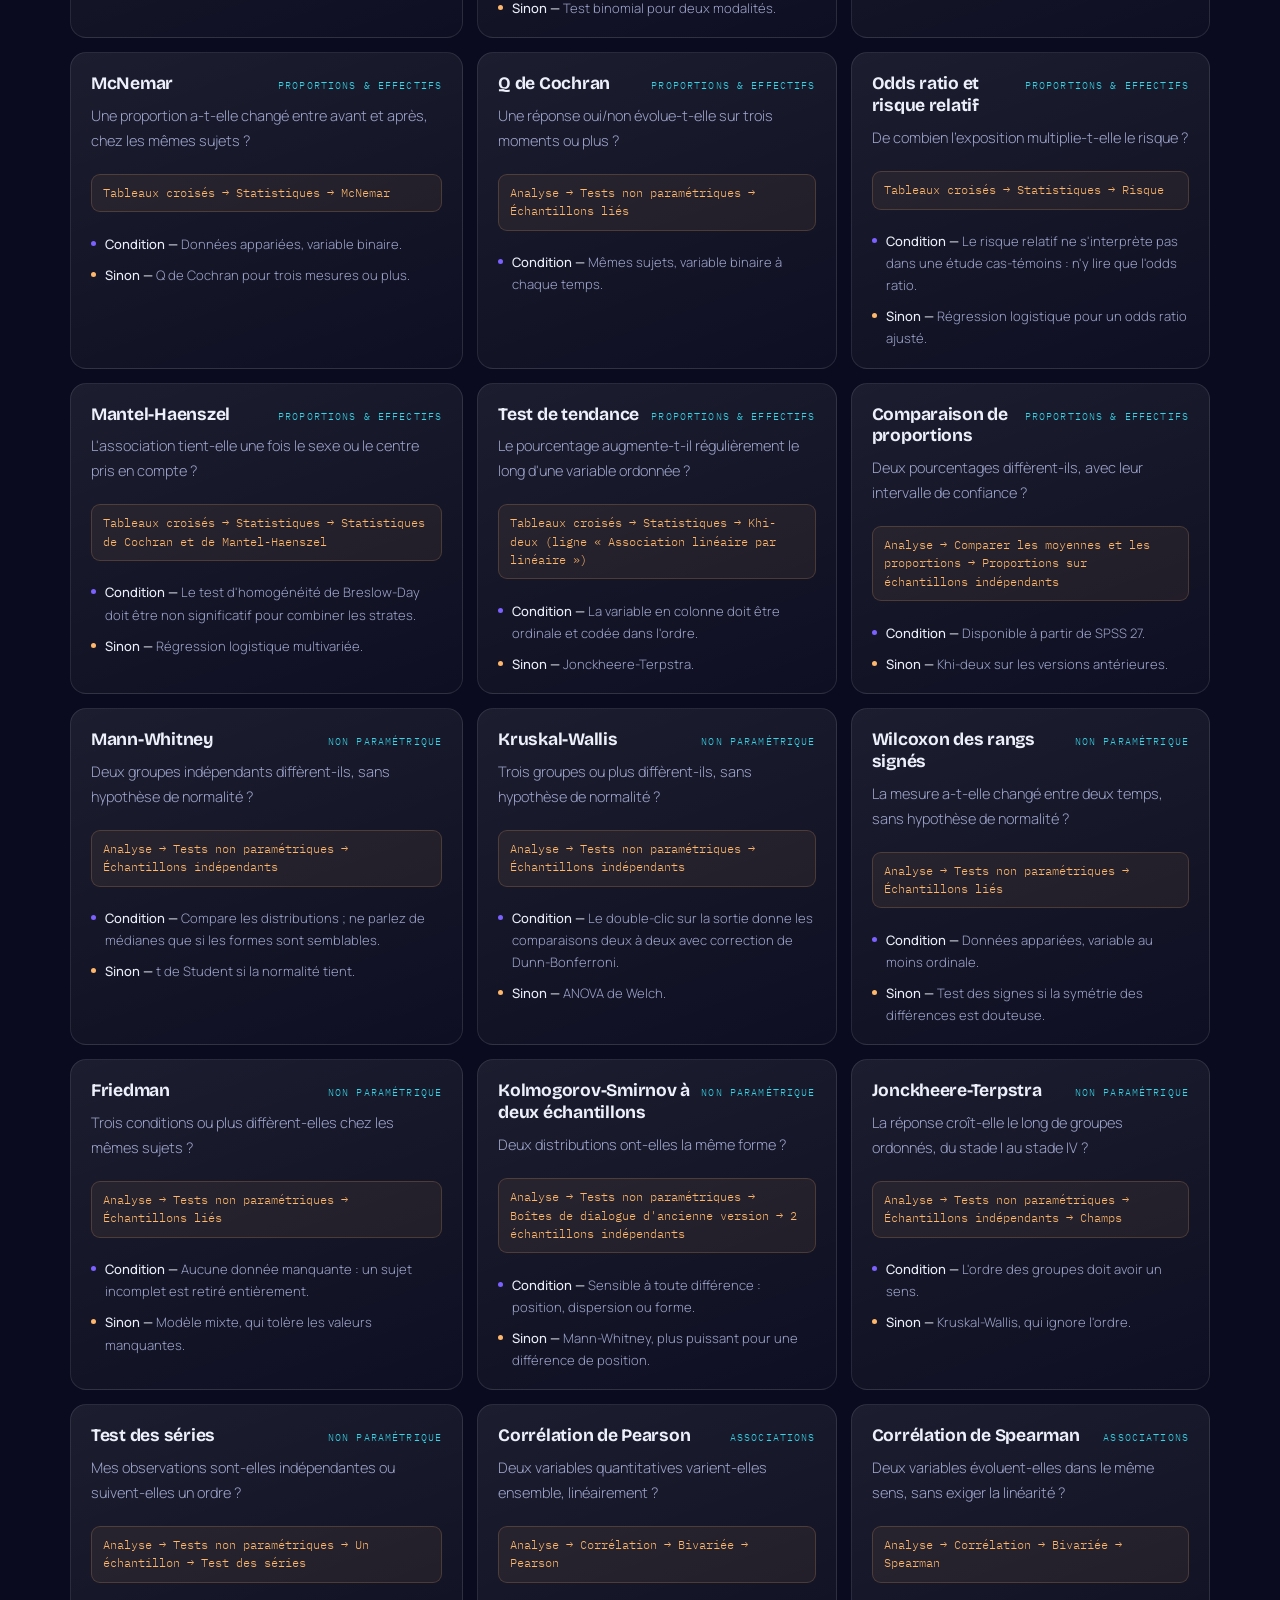
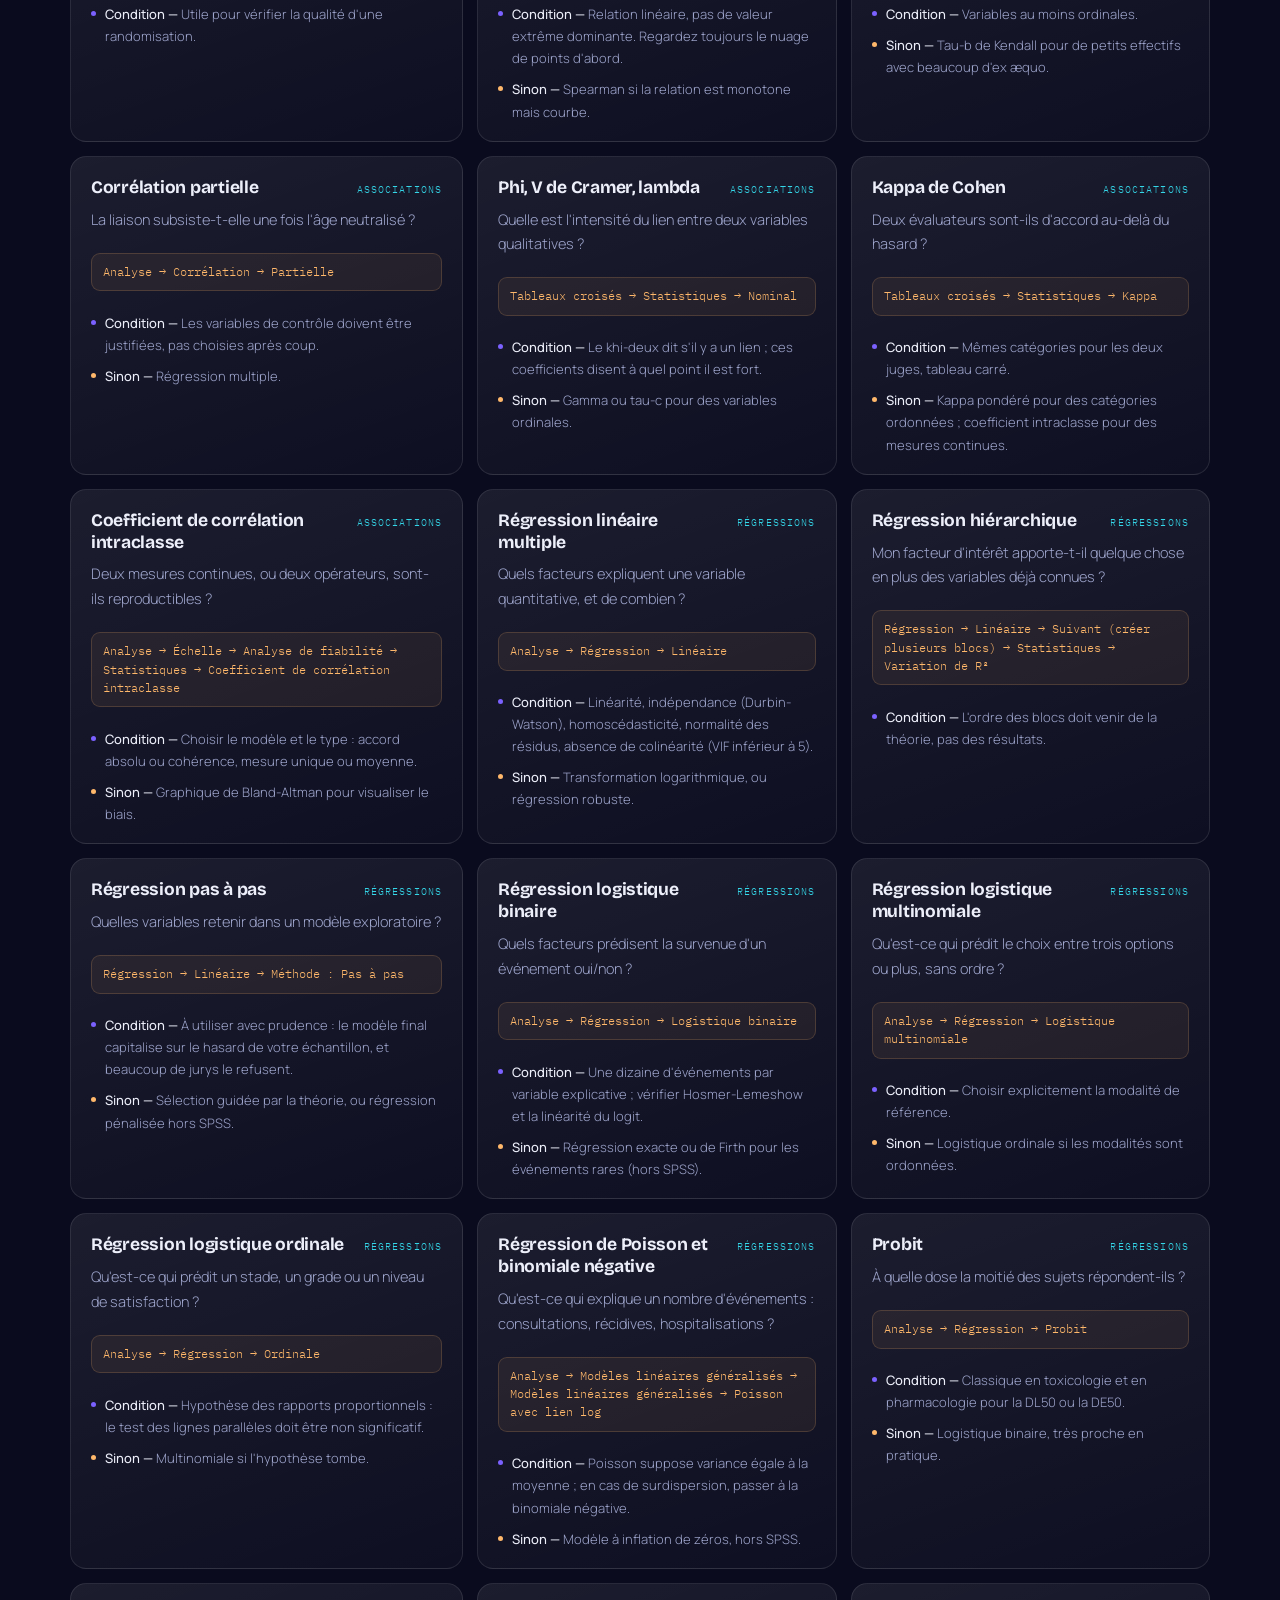
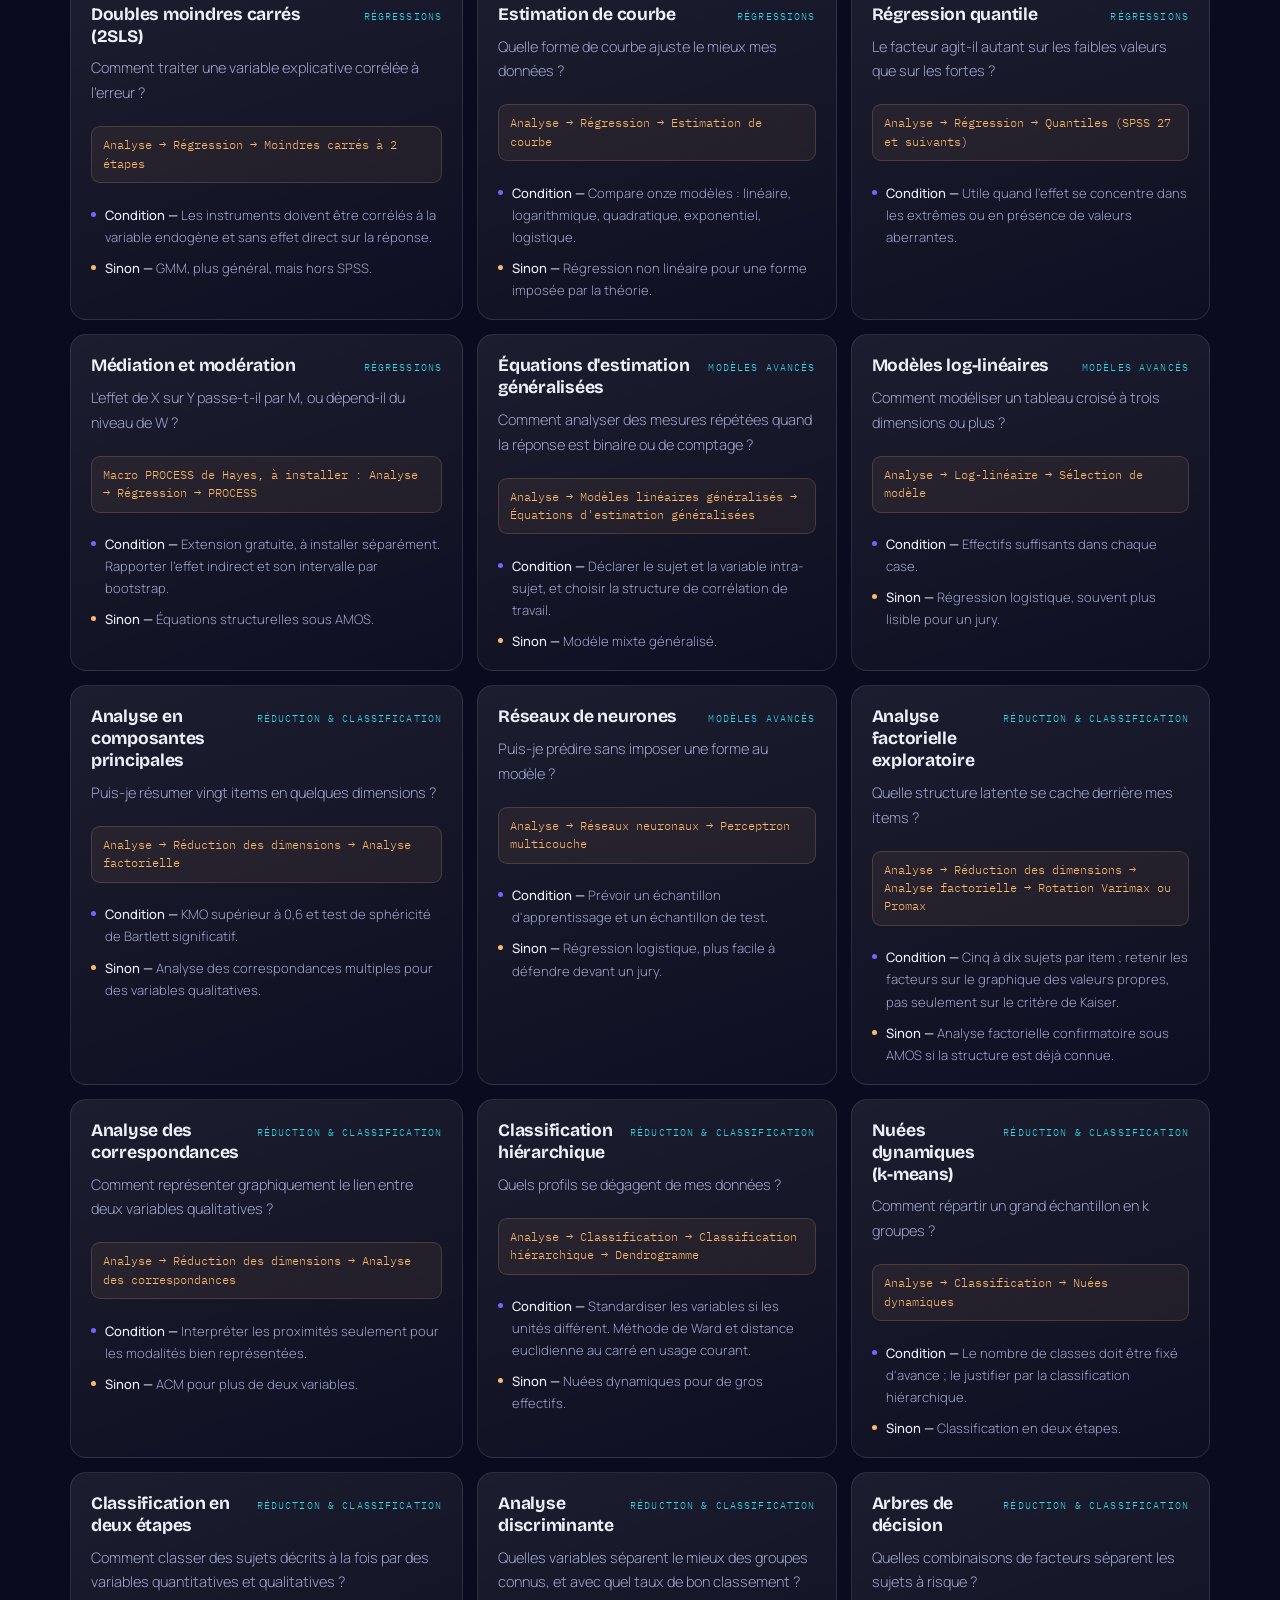
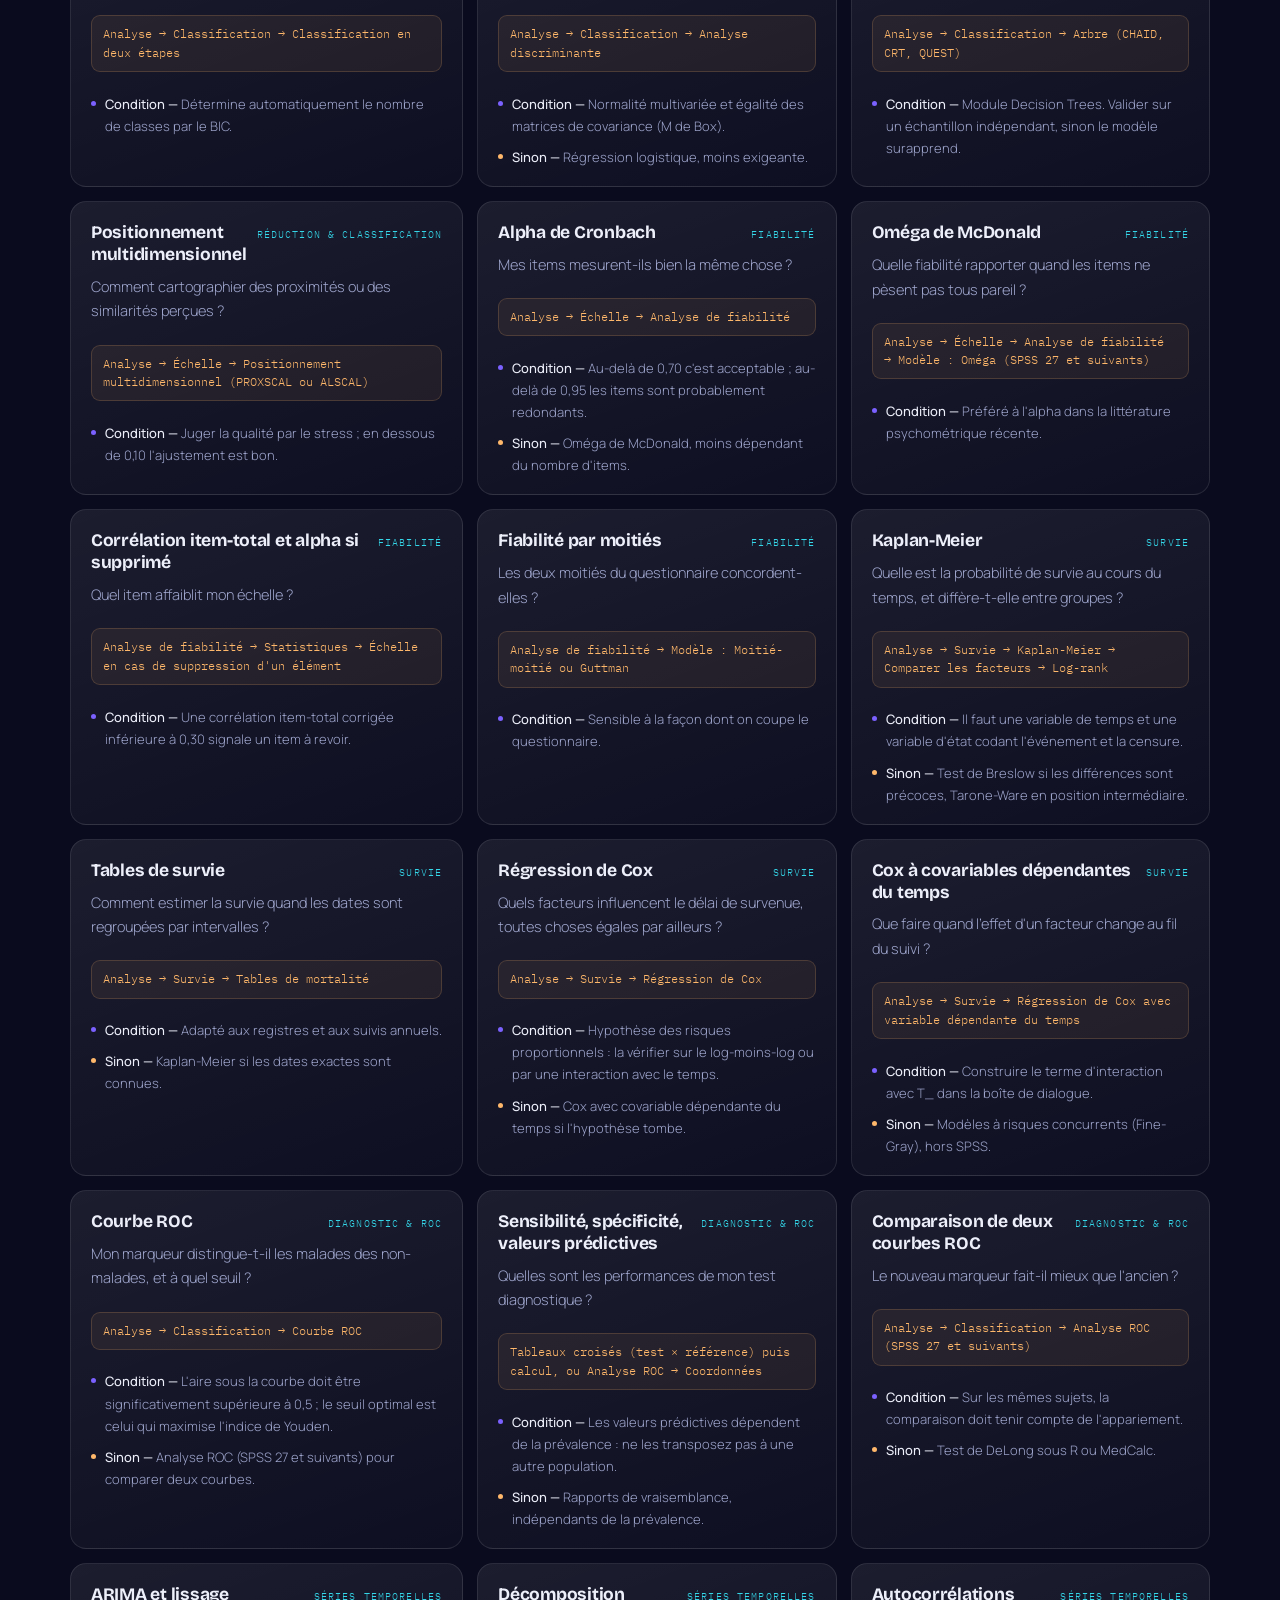
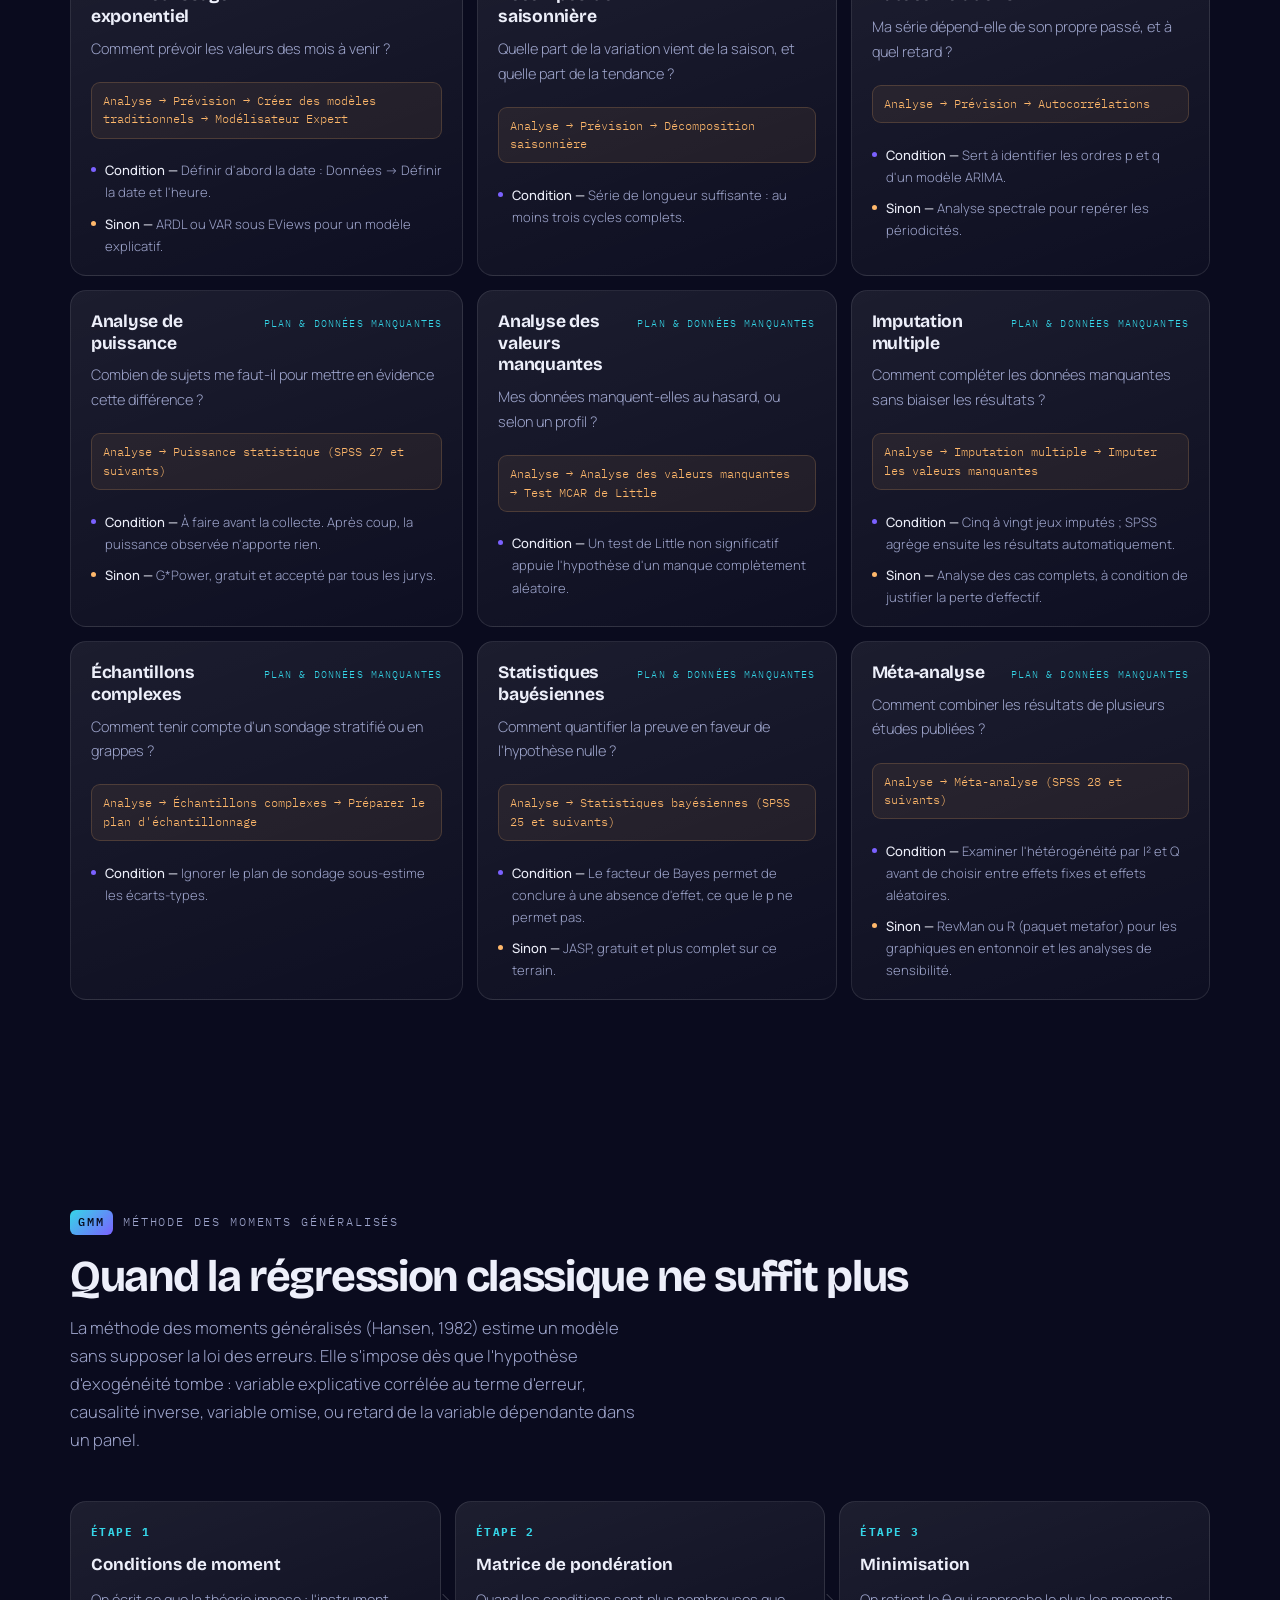
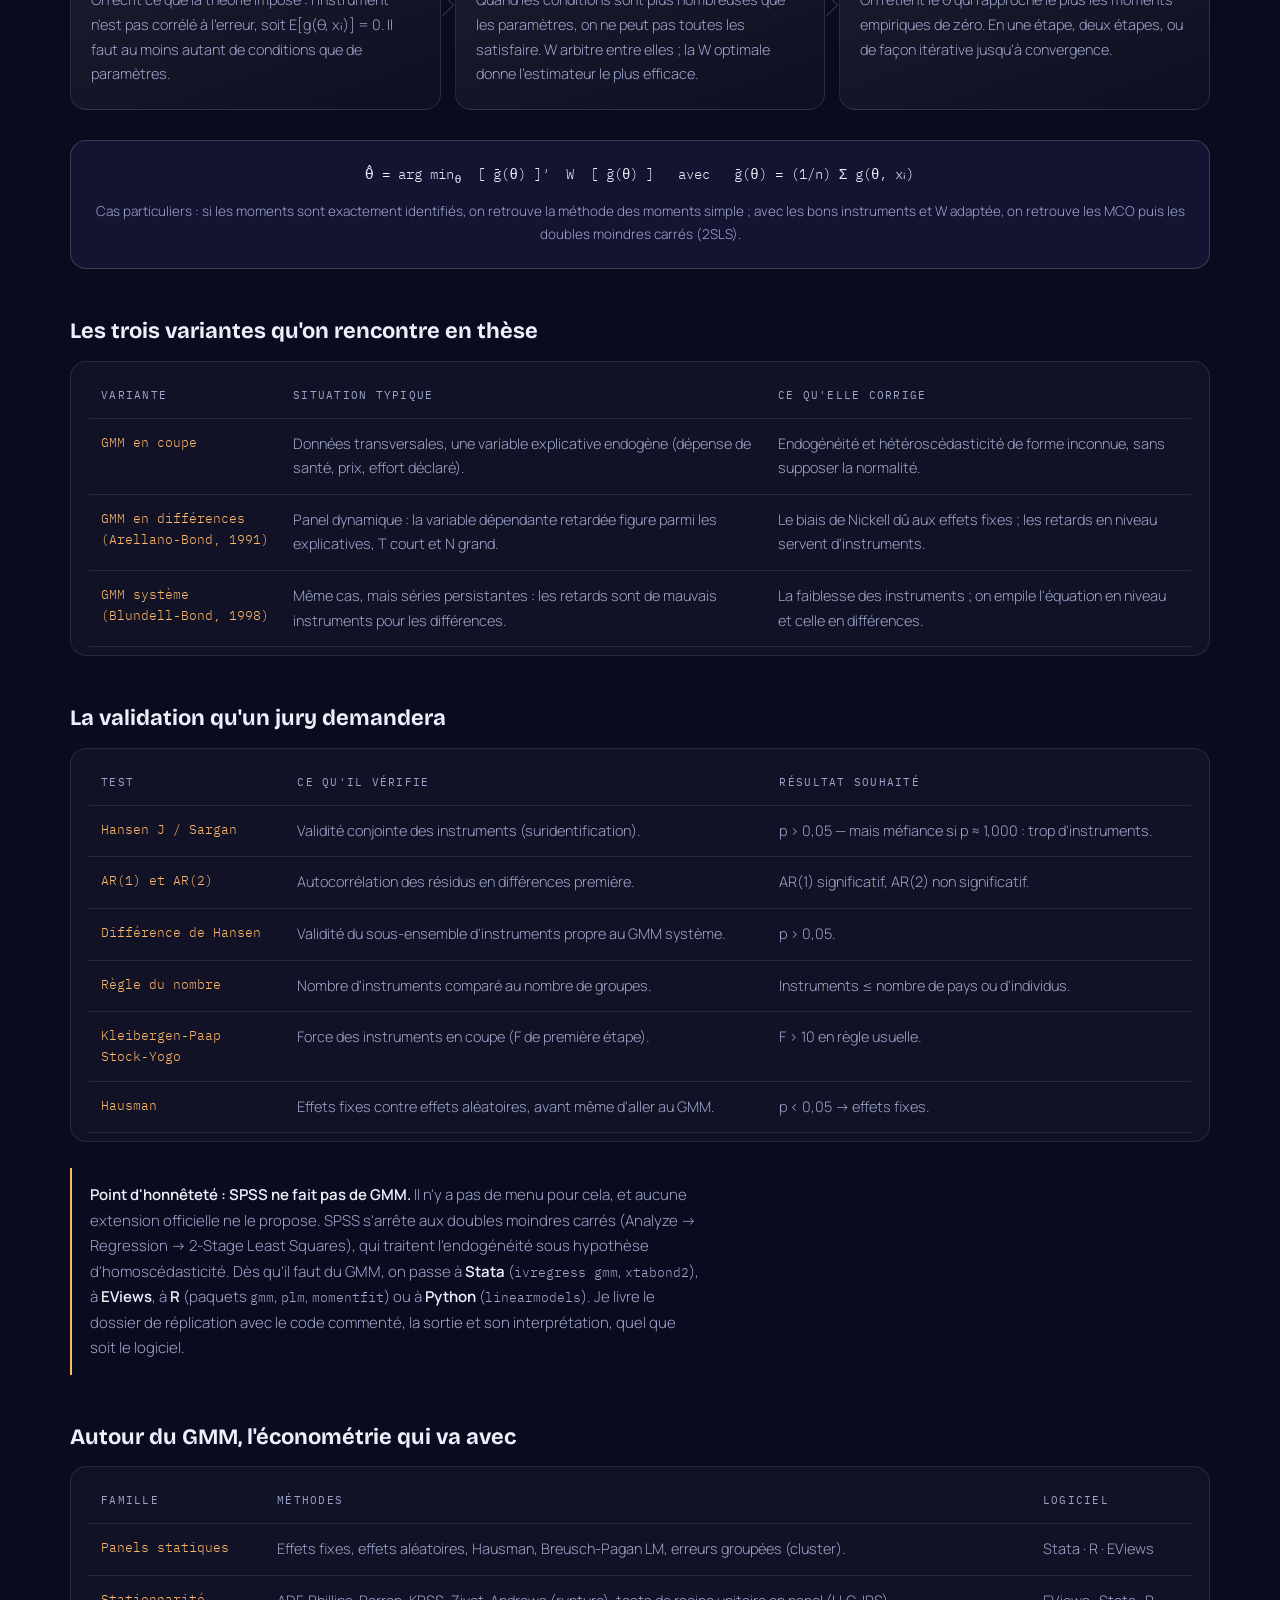
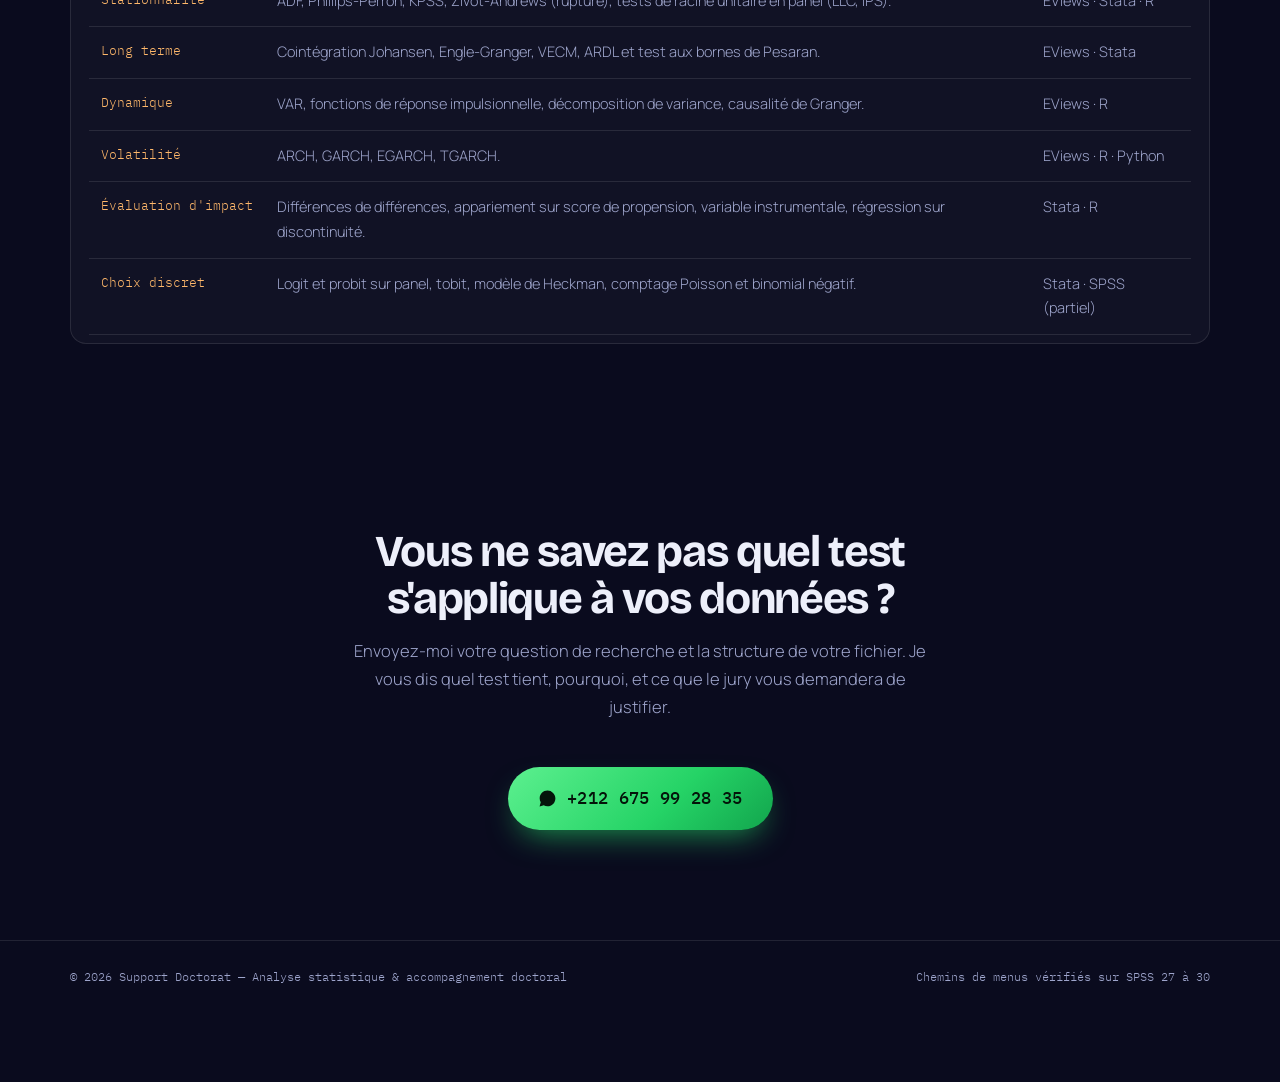
<file: tests.html>
<!DOCTYPE html>
<html lang="fr" dir="ltr">
<head>
<meta charset="utf-8">
<meta name="viewport" content="width=device-width, initial-scale=1">
<title>Catalogue des analyses — SPSS &amp; économétrie | Support Doctorat</title>
<meta name="description" content="Tous les tests réalisables sous SPSS, leur chemin dans les menus, leurs conditions d'application et leurs alternatives. Plus l'estimation par GMM et l'économétrie des panels.">
<meta name="theme-color" content="#0A0B1E">
<link rel="icon" href="assets/favicon.svg" type="image/svg+xml">
<link rel="preconnect" href="https://fonts.googleapis.com">
<link rel="preconnect" href="https://fonts.gstatic.com" crossorigin>
<link href="https://fonts.googleapis.com/css2?family=Bricolage+Grotesque:opsz,wght@12..96,400;12..96,700;12..96,800&family=Manrope:wght@300;400;500;600&family=IBM+Plex+Mono:wght@400;500&family=Cairo:wght@300;400;600;700&display=swap" rel="stylesheet">
<script>document.documentElement.classList.add("js");</script>
<link rel="stylesheet" href="assets/css/style.css">
<style>
/* ---------- outils propres au catalogue ---------- */
.back{display:inline-flex;align-items:center;gap:8px;font-family:var(--mono);font-size:12px;
  letter-spacing:.08em;text-transform:uppercase;color:var(--txt-2);text-decoration:none}
.back:hover{color:var(--cyan)}
.tools{
  position:sticky;top:62px;z-index:20;padding:16px 0 14px;margin-bottom:34px;
  background:rgba(10,11,30,.82);backdrop-filter:blur(16px);-webkit-backdrop-filter:blur(16px);
  border-bottom:1px solid var(--line);
}
.search{
  display:flex;align-items:center;gap:10px;padding:12px 18px;border-radius:999px;
  border:1px solid var(--line-2);background:var(--glass);margin-bottom:12px;
}
.search svg{width:17px;height:17px;fill:var(--txt-2);flex:none}
.search input{
  flex:1;border:0;background:transparent;color:var(--txt);font-family:var(--body);
  font-size:15.5px;outline:none;min-width:0;
}
.search input::placeholder{color:var(--txt-2)}
.chips{display:flex;flex-wrap:wrap;gap:7px}
.chip-f{
  border:1px solid var(--line);background:rgba(255,255,255,.04);color:var(--txt-2);
  font-family:var(--mono);font-size:11.5px;letter-spacing:.03em;padding:7px 13px;
  border-radius:999px;cursor:pointer;transition:.2s;
}
.chip-f:hover{color:var(--txt);border-color:var(--line-2)}
.chip-f.on{background:linear-gradient(135deg,var(--cyan),var(--violet));color:#08091A;border-color:transparent;font-weight:500}
.count{font-family:var(--mono);font-size:11.5px;color:var(--txt-2);margin-top:12px}

.grid-t{display:grid;gap:14px}
@media(min-width:720px){.grid-t{grid-template-columns:repeat(2,1fr)}}
@media(min-width:1080px){.grid-t{grid-template-columns:repeat(3,1fr)}}
.t{
  padding:20px 20px 18px;border-radius:16px;border:1px solid var(--line);
  background:linear-gradient(160deg,rgba(255,255,255,.075),rgba(255,255,255,.02));
  display:flex;flex-direction:column;gap:9px;
}
.t-top{display:flex;align-items:baseline;justify-content:space-between;gap:10px}
.t h3{font-size:17.5px;letter-spacing:-.015em;line-height:1.25}
.t-cat{font-family:var(--mono);font-size:9.5px;letter-spacing:.12em;text-transform:uppercase;color:var(--cyan);white-space:nowrap}
.t-q{font-size:14.5px;color:var(--txt-2);margin:0}
.t-p{
  font-family:var(--mono);font-size:11.5px;color:var(--amber);line-height:1.6;
  padding:9px 11px;border-radius:9px;background:rgba(255,184,107,.07);
  border:1px solid rgba(255,184,107,.18);word-break:break-word;
}
.t-x{font-size:13px;color:var(--txt-2);margin:0;padding-inline-start:14px;position:relative}
.t-x::before{content:"";position:absolute;inset-inline-start:0;top:8px;width:5px;height:5px;border-radius:50%;background:var(--violet)}
.t-x.alt::before{background:var(--amber)}
.t-x b{color:var(--txt);font-weight:500}
.empty{padding:40px 0;color:var(--txt-2);font-family:var(--mono);font-size:13px}

/* ---------- bloc GMM ---------- */
.gmm{margin-top:26px}
.flow{display:grid;gap:14px;margin:30px 0}
@media(min-width:820px){.flow{grid-template-columns:repeat(3,1fr);align-items:stretch}}
.fstep{
  position:relative;padding:22px 20px;border-radius:16px;border:1px solid var(--line);
  background:linear-gradient(160deg,rgba(255,255,255,.08),rgba(255,255,255,.02));
}
.fstep b{display:block;font-family:var(--mono);font-size:10.5px;letter-spacing:.14em;
  text-transform:uppercase;color:var(--cyan);margin-bottom:10px}
.fstep h4{font-family:var(--display);font-size:17px;margin:0 0 8px;font-weight:700}
.fstep p{margin:0;font-size:14.5px;color:var(--txt-2)}
@media(min-width:820px){
  .fstep:not(:last-child)::after{
    content:"";position:absolute;inset-inline-end:-11px;top:50%;width:16px;height:16px;
    border-top:1px solid var(--line-2);border-inline-end:1px solid var(--line-2);
    transform:translateY(-50%) rotate(45deg);
  }
}
.formula{
  font-family:var(--mono);font-size:14px;color:var(--txt);text-align:center;
  padding:22px 18px;border-radius:16px;overflow-x:auto;white-space:nowrap;
  border:1px solid var(--line-2);background:rgba(123,97,255,.09);margin:0 0 12px;
}
.formula small{display:block;white-space:normal;font-family:var(--body);font-size:13.5px;color:var(--txt-2);margin-top:12px}
.tbl{width:100%;border-collapse:collapse;font-size:14.5px;margin-top:8px}
.tbl th,.tbl td{text-align:start;padding:13px 12px;border-bottom:1px solid var(--line);vertical-align:top}
.tbl th{font-family:var(--mono);font-size:10.5px;letter-spacing:.12em;text-transform:uppercase;color:var(--txt-2);font-weight:400}
.tbl td:first-child{font-family:var(--mono);font-size:12.5px;color:var(--amber);white-space:nowrap}
.tbl td{color:var(--txt-2)}
.tbl-wrap{overflow-x:auto;border-radius:16px;border:1px solid var(--line);background:rgba(255,255,255,.03);padding:4px 18px 8px}
.note{
  border-inline-start:2px solid var(--amber);padding:14px 0 14px 18px;margin:26px 0;
  color:var(--txt-2);font-size:15px;max-width:70ch;
}
html[dir="rtl"] .note{padding:14px 18px 14px 0}
.note b{color:var(--txt);font-weight:600}
</style>
</head>
<body>

<div class="ambient" aria-hidden="true">
  <span class="orb orb-1"></span><span class="orb orb-2"></span><span class="orb orb-3"></span>
  <span class="grid-floor"></span>
</div>
<div class="grain" aria-hidden="true"></div>

<header class="topbar">
  <div class="wrap bar">
    <a class="brand" href="index.html">
      <span class="brand-mark" aria-hidden="true"><span></span><span></span><span></span></span>
      <span class="brand-txt"><b>Support Doctorat</b><i>Catalogue des analyses</i></span>
    </a>
    <a class="back" href="index.html">← Accueil</a>
  </div>
</header>

<main>
<section class="hero" style="padding:64px 0 20px">
  <div class="wrap">
    <p class="eyebrow"><b class="num">§</b> <span>Référence</span></p>
    <h1 style="max-width:16ch">Ce qui se fait, et <em>où le trouver</em>.</h1>
    <p class="lede" style="max-width:60ch">Chaque analyse disponible sous SPSS : la question à laquelle elle répond, le chemin exact dans les menus, la condition qui doit tenir, et l'alternative quand elle ne tient pas. Puis l'économétrie, GMM compris, qui se traite ailleurs.</p>
  </div>
</section>

<section class="section" style="padding-top:0">
  <div class="wrap">

    <div class="tools">
      <label class="search">
        <svg viewBox="0 0 24 24" aria-hidden="true"><path d="M10 2a8 8 0 1 0 4.9 14.32l5.39 5.39 1.42-1.42-5.39-5.39A8 8 0 0 0 10 2Zm0 2a6 6 0 1 1 0 12 6 6 0 0 1 0-12Z"/></svg>
        <input id="q" type="search" placeholder="Chercher : Mann-Whitney, ANOVA, Cox, alpha, ROC…" aria-label="Chercher un test">
      </label>
      <div class="chips" id="filters"></div>
      <p class="count" id="count"></p>
    </div>

    <div class="grid-t" id="grid"></div>
    <p class="empty" id="empty" hidden>Aucun test ne correspond. Essayez un autre mot — ou écrivez-moi, certaines analyses passent par des extensions.</p>
  </div>
</section>

<!-- ==================== GMM ==================== -->
<section class="section gmm" id="gmm">
  <div class="wrap">
    <p class="eyebrow reveal"><b class="num">GMM</b> <span>Méthode des moments généralisés</span></p>
    <h2 class="reveal">Quand la régression classique ne suffit plus</h2>
    <p class="intro reveal">La méthode des moments généralisés (Hansen, 1982) estime un modèle sans supposer la loi des erreurs. Elle s'impose dès que l'hypothèse d'exogénéité tombe : variable explicative corrélée au terme d'erreur, causalité inverse, variable omise, ou retard de la variable dépendante dans un panel.</p>

    <div class="flow">
      <div class="fstep reveal">
        <b>Étape 1</b>
        <h4>Conditions de moment</h4>
        <p>On écrit ce que la théorie impose : l'instrument n'est pas corrélé à l'erreur, soit E[g(θ, xᵢ)] = 0. Il faut au moins autant de conditions que de paramètres.</p>
      </div>
      <div class="fstep reveal">
        <b>Étape 2</b>
        <h4>Matrice de pondération</h4>
        <p>Quand les conditions sont plus nombreuses que les paramètres, on ne peut pas toutes les satisfaire. W arbitre entre elles ; la W optimale donne l'estimateur le plus efficace.</p>
      </div>
      <div class="fstep reveal">
        <b>Étape 3</b>
        <h4>Minimisation</h4>
        <p>On retient le θ qui rapproche le plus les moments empiriques de zéro. En une étape, deux étapes, ou de façon itérative jusqu'à convergence.</p>
      </div>
    </div>

    <div class="formula reveal">
      θ̂ = arg min<sub>θ</sub> &nbsp;[ ḡ(θ) ]′ &nbsp;W&nbsp; [ ḡ(θ) ] &nbsp;&nbsp;avec&nbsp;&nbsp; ḡ(θ) = (1/n) Σ g(θ, xᵢ)
      <small>Cas particuliers : si les moments sont exactement identifiés, on retrouve la méthode des moments simple ; avec les bons instruments et W adaptée, on retrouve les MCO puis les doubles moindres carrés (2SLS).</small>
    </div>

    <h3 style="font-size:22px;margin:44px 0 10px" class="reveal">Les trois variantes qu'on rencontre en thèse</h3>
    <div class="tbl-wrap reveal">
      <table class="tbl">
        <thead><tr><th>Variante</th><th>Situation typique</th><th>Ce qu'elle corrige</th></tr></thead>
        <tbody>
          <tr><td>GMM en coupe</td><td>Données transversales, une variable explicative endogène (dépense de santé, prix, effort déclaré).</td><td>Endogénéité et hétéroscédasticité de forme inconnue, sans supposer la normalité.</td></tr>
          <tr><td>GMM en différences<br>(Arellano-Bond, 1991)</td><td>Panel dynamique : la variable dépendante retardée figure parmi les explicatives, T court et N grand.</td><td>Le biais de Nickell dû aux effets fixes ; les retards en niveau servent d'instruments.</td></tr>
          <tr><td>GMM système<br>(Blundell-Bond, 1998)</td><td>Même cas, mais séries persistantes : les retards sont de mauvais instruments pour les différences.</td><td>La faiblesse des instruments ; on empile l'équation en niveau et celle en différences.</td></tr>
        </tbody>
      </table>
    </div>

    <h3 style="font-size:22px;margin:44px 0 10px" class="reveal">La validation qu'un jury demandera</h3>
    <div class="tbl-wrap reveal">
      <table class="tbl">
        <thead><tr><th>Test</th><th>Ce qu'il vérifie</th><th>Résultat souhaité</th></tr></thead>
        <tbody>
          <tr><td>Hansen J / Sargan</td><td>Validité conjointe des instruments (suridentification).</td><td>p &gt; 0,05 — mais méfiance si p ≈ 1,000 : trop d'instruments.</td></tr>
          <tr><td>AR(1) et AR(2)</td><td>Autocorrélation des résidus en différences première.</td><td>AR(1) significatif, AR(2) non significatif.</td></tr>
          <tr><td>Différence de Hansen</td><td>Validité du sous-ensemble d'instruments propre au GMM système.</td><td>p &gt; 0,05.</td></tr>
          <tr><td>Règle du nombre</td><td>Nombre d'instruments comparé au nombre de groupes.</td><td>Instruments ≤ nombre de pays ou d'individus.</td></tr>
          <tr><td>Kleibergen-Paap<br>Stock-Yogo</td><td>Force des instruments en coupe (F de première étape).</td><td>F &gt; 10 en règle usuelle.</td></tr>
          <tr><td>Hausman</td><td>Effets fixes contre effets aléatoires, avant même d'aller au GMM.</td><td>p &lt; 0,05 → effets fixes.</td></tr>
        </tbody>
      </table>
    </div>

    <div class="note reveal">
      <b>Point d'honnêteté : SPSS ne fait pas de GMM.</b> Il n'y a pas de menu pour cela, et aucune extension officielle ne le propose. SPSS s'arrête aux doubles moindres carrés (Analyze → Regression → 2-Stage Least Squares), qui traitent l'endogénéité sous hypothèse d'homoscédasticité. Dès qu'il faut du GMM, on passe à <b>Stata</b> (<span style="font-family:var(--mono);font-size:13px">ivregress gmm</span>, <span style="font-family:var(--mono);font-size:13px">xtabond2</span>), à <b>EViews</b>, à <b>R</b> (paquets <span style="font-family:var(--mono);font-size:13px">gmm</span>, <span style="font-family:var(--mono);font-size:13px">plm</span>, <span style="font-family:var(--mono);font-size:13px">momentfit</span>) ou à <b>Python</b> (<span style="font-family:var(--mono);font-size:13px">linearmodels</span>). Je livre le dossier de réplication avec le code commenté, la sortie et son interprétation, quel que soit le logiciel.
    </div>

    <h3 style="font-size:22px;margin:44px 0 10px" class="reveal">Autour du GMM, l'économétrie qui va avec</h3>
    <div class="tbl-wrap reveal">
      <table class="tbl">
        <thead><tr><th>Famille</th><th>Méthodes</th><th>Logiciel</th></tr></thead>
        <tbody>
          <tr><td>Panels statiques</td><td>Effets fixes, effets aléatoires, Hausman, Breusch-Pagan LM, erreurs groupées (cluster).</td><td>Stata · R · EViews</td></tr>
          <tr><td>Stationnarité</td><td>ADF, Phillips-Perron, KPSS, Zivot-Andrews (rupture), tests de racine unitaire en panel (LLC, IPS).</td><td>EViews · Stata · R</td></tr>
          <tr><td>Long terme</td><td>Cointégration Johansen, Engle-Granger, VECM, ARDL et test aux bornes de Pesaran.</td><td>EViews · Stata</td></tr>
          <tr><td>Dynamique</td><td>VAR, fonctions de réponse impulsionnelle, décomposition de variance, causalité de Granger.</td><td>EViews · R</td></tr>
          <tr><td>Volatilité</td><td>ARCH, GARCH, EGARCH, TGARCH.</td><td>EViews · R · Python</td></tr>
          <tr><td>Évaluation d'impact</td><td>Différences de différences, appariement sur score de propension, variable instrumentale, régression sur discontinuité.</td><td>Stata · R</td></tr>
          <tr><td>Choix discret</td><td>Logit et probit sur panel, tobit, modèle de Heckman, comptage Poisson et binomial négatif.</td><td>Stata · SPSS (partiel)</td></tr>
        </tbody>
      </table>
    </div>
  </div>
</section>

<section class="section section-contact">
  <div class="wrap" style="text-align:center">
    <h2 class="reveal" style="max-width:20ch;margin-inline:auto">Vous ne savez pas quel test s'applique à vos données ?</h2>
    <p class="intro reveal" style="margin-inline:auto;text-align:center">Envoyez-moi votre question de recherche et la structure de votre fichier. Je vous dis quel test tient, pourquoi, et ce que le jury vous demandera de justifier.</p>
    <a class="btn btn-wa btn-big reveal" href="https://wa.me/212675992835?text=Bonjour%2C%20j%27ai%20une%20question%20sur%20le%20choix%20du%20test%20statistique." target="_blank" rel="noopener">
      <svg viewBox="0 0 24 24" aria-hidden="true"><path d="M12.04 2C6.58 2 2.13 6.45 2.13 11.91c0 1.75.46 3.45 1.32 4.95L2 22l5.25-1.38a9.9 9.9 0 0 0 4.79 1.22h.01c5.46 0 9.91-4.45 9.91-9.91 0-2.65-1.03-5.14-2.9-7.01A9.82 9.82 0 0 0 12.04 2Zm4.52 11.99c-.25-.12-1.47-.72-1.69-.81-.23-.08-.39-.12-.56.13-.16.24-.64.8-.78.97-.14.16-.29.18-.54.06-.25-.12-1.05-.39-2-1.23-.74-.66-1.24-1.47-1.38-1.72-.15-.25-.02-.38.11-.5.11-.11.25-.29.37-.43.12-.15.16-.25.25-.41.08-.17.04-.31-.02-.43-.06-.12-.56-1.34-.76-1.84-.2-.48-.4-.41-.56-.42h-.47c-.16 0-.43.06-.65.31-.22.25-.85.83-.85 2.03s.87 2.35.99 2.51c.12.16 1.71 2.62 4.15 3.67.58.25 1.03.4 1.39.51.58.19 1.11.16 1.53.1.47-.07 1.47-.6 1.67-1.18.21-.58.21-1.08.15-1.18-.06-.11-.22-.17-.47-.29Z"/></svg>
      <span>+212 675 99 28 35</span>
    </a>
  </div>
</section>
</main>

<footer class="foot">
  <div class="wrap foot-in">
    <span>© 2026 Support Doctorat — Analyse statistique &amp; accompagnement doctoral</span>
    <span>Chemins de menus vérifiés sur SPSS 27 à 30</span>
  </div>
</footer>

<script src="assets/js/tests-data.js"></script>
<script src="assets/js/tests.js"></script>
</body>
</html>
</file>
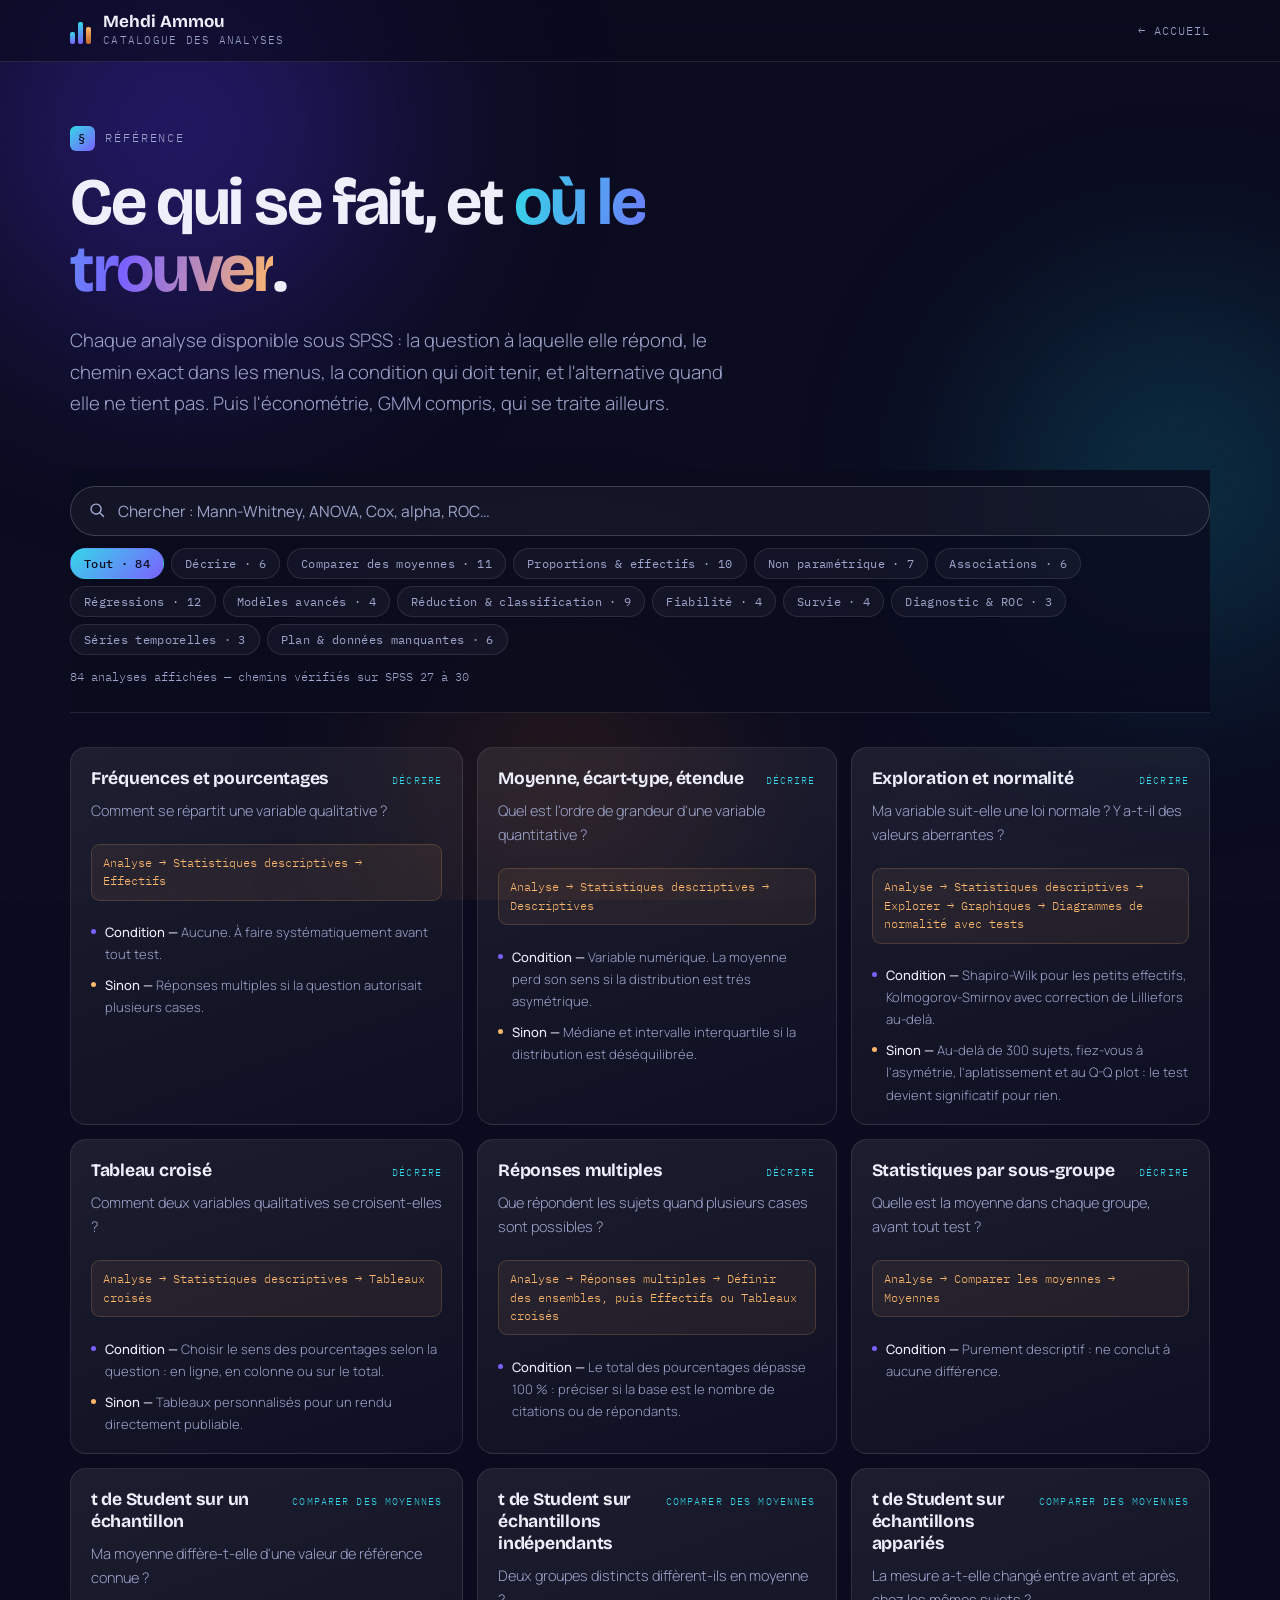
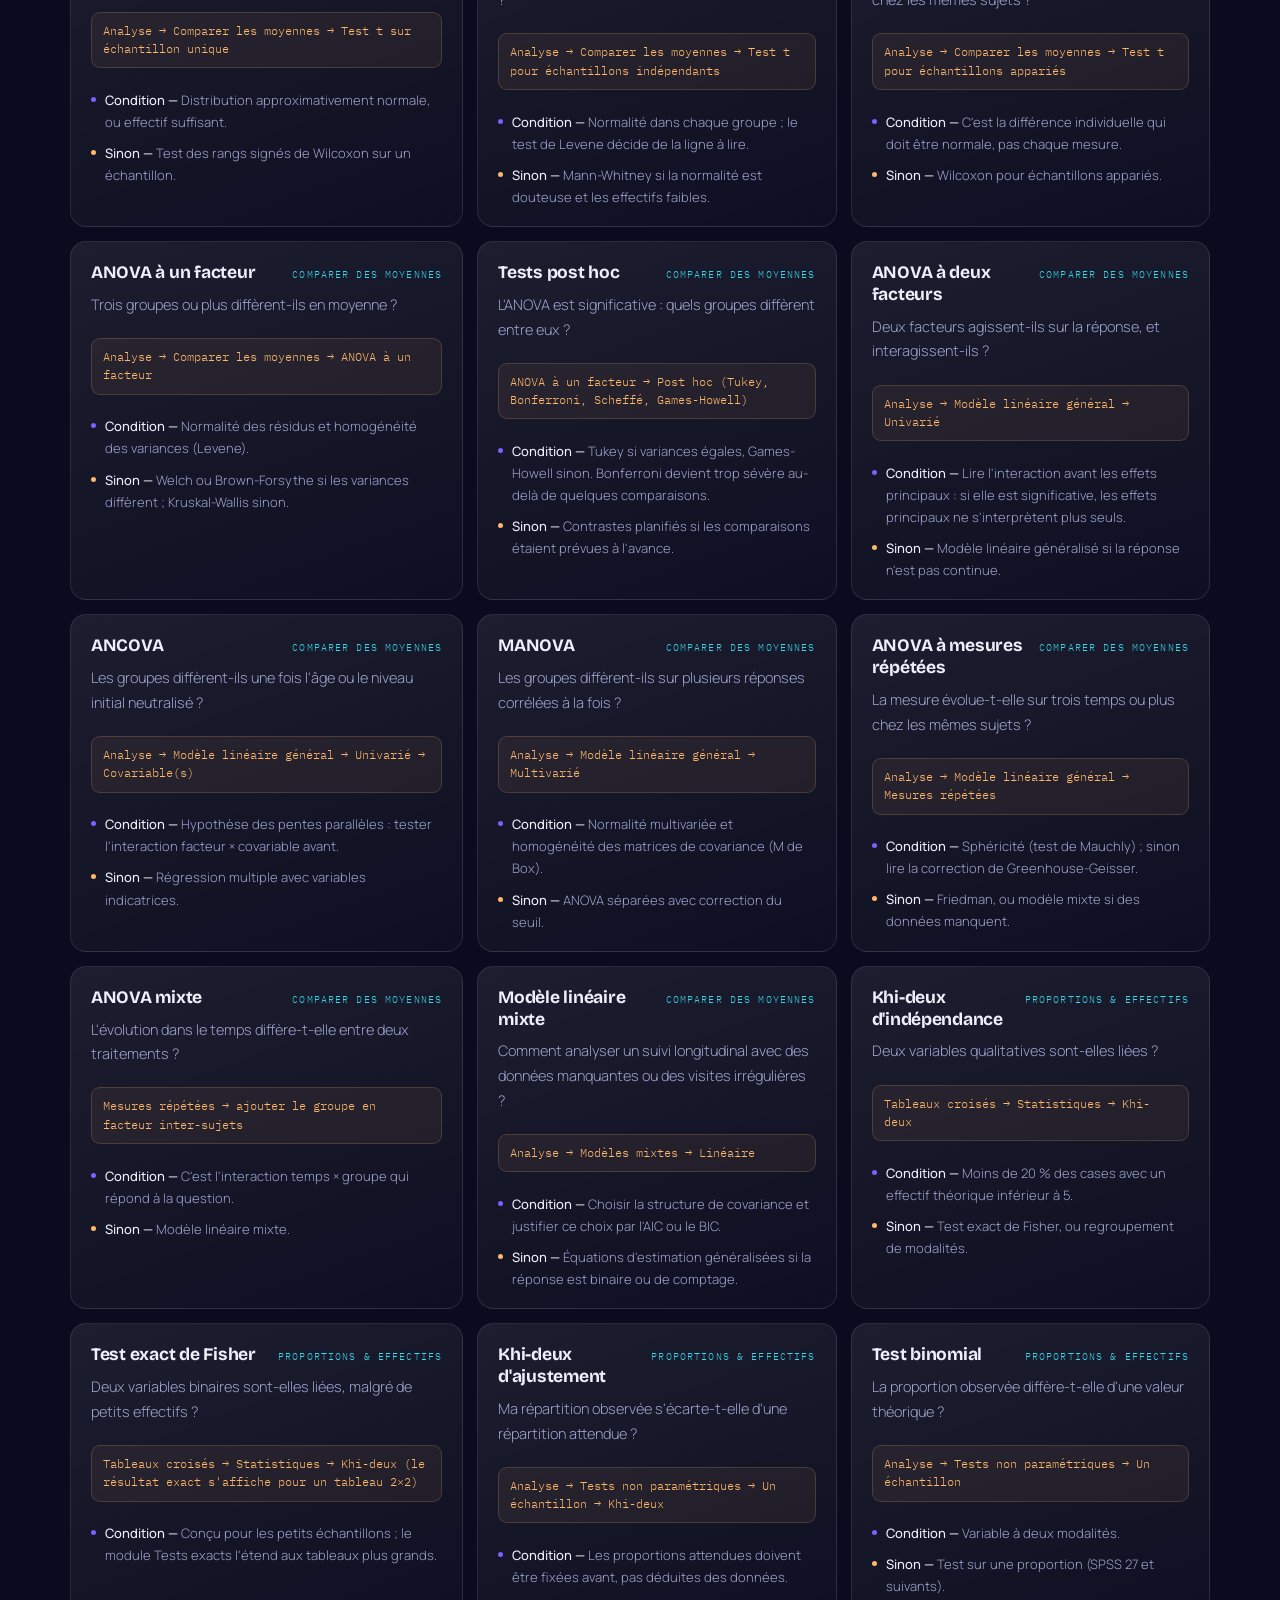
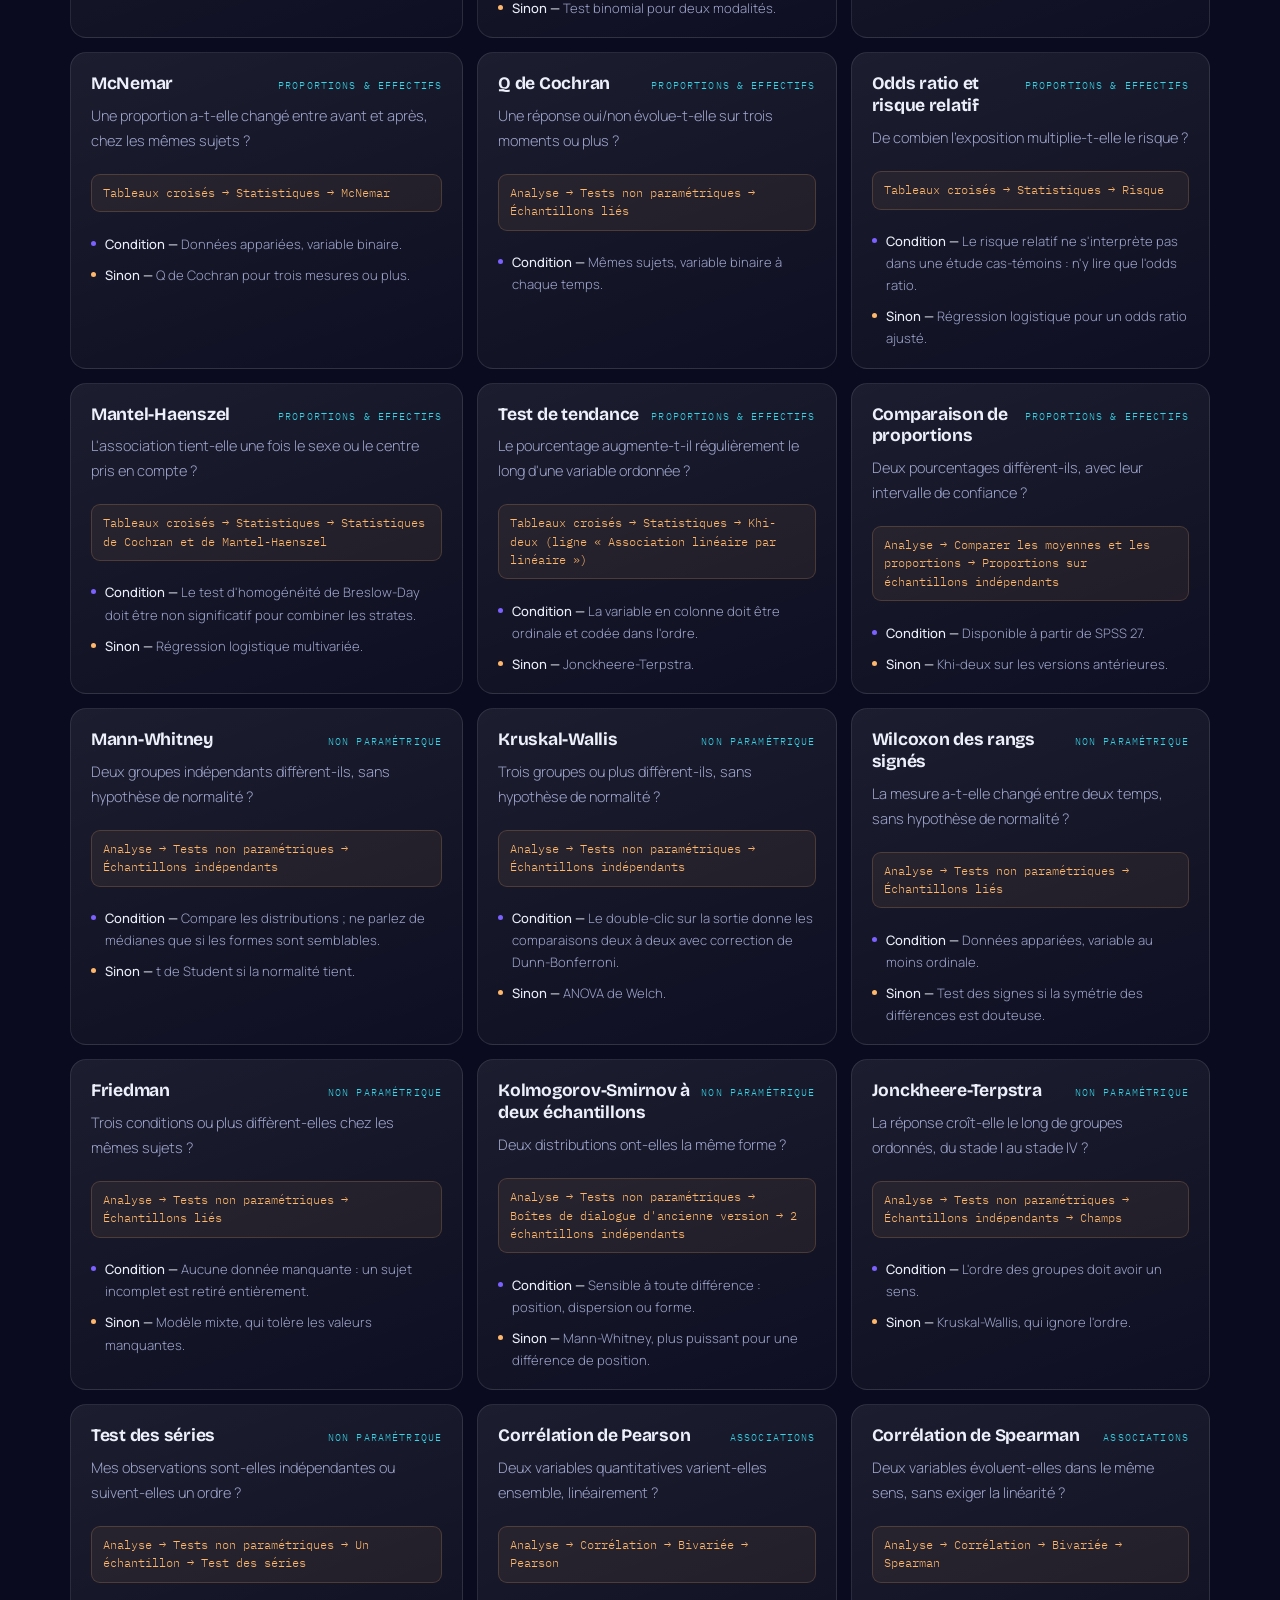
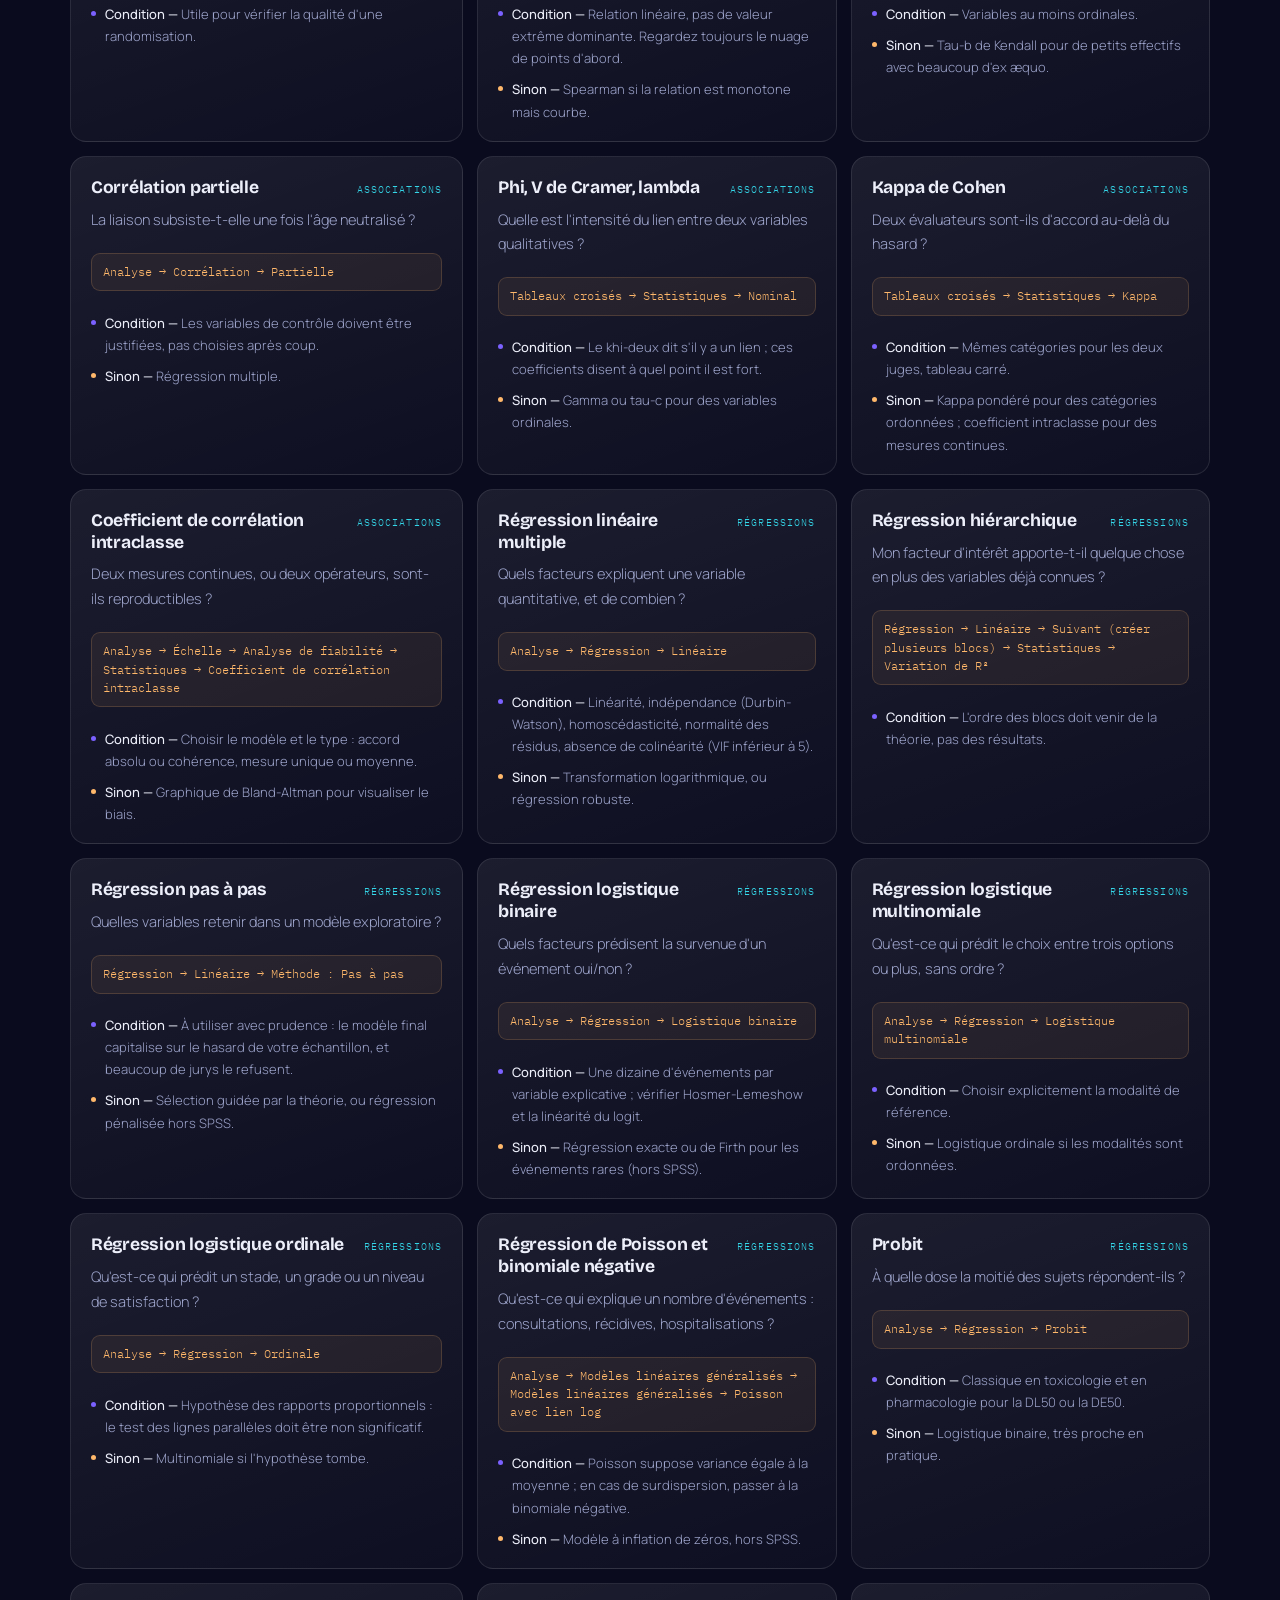
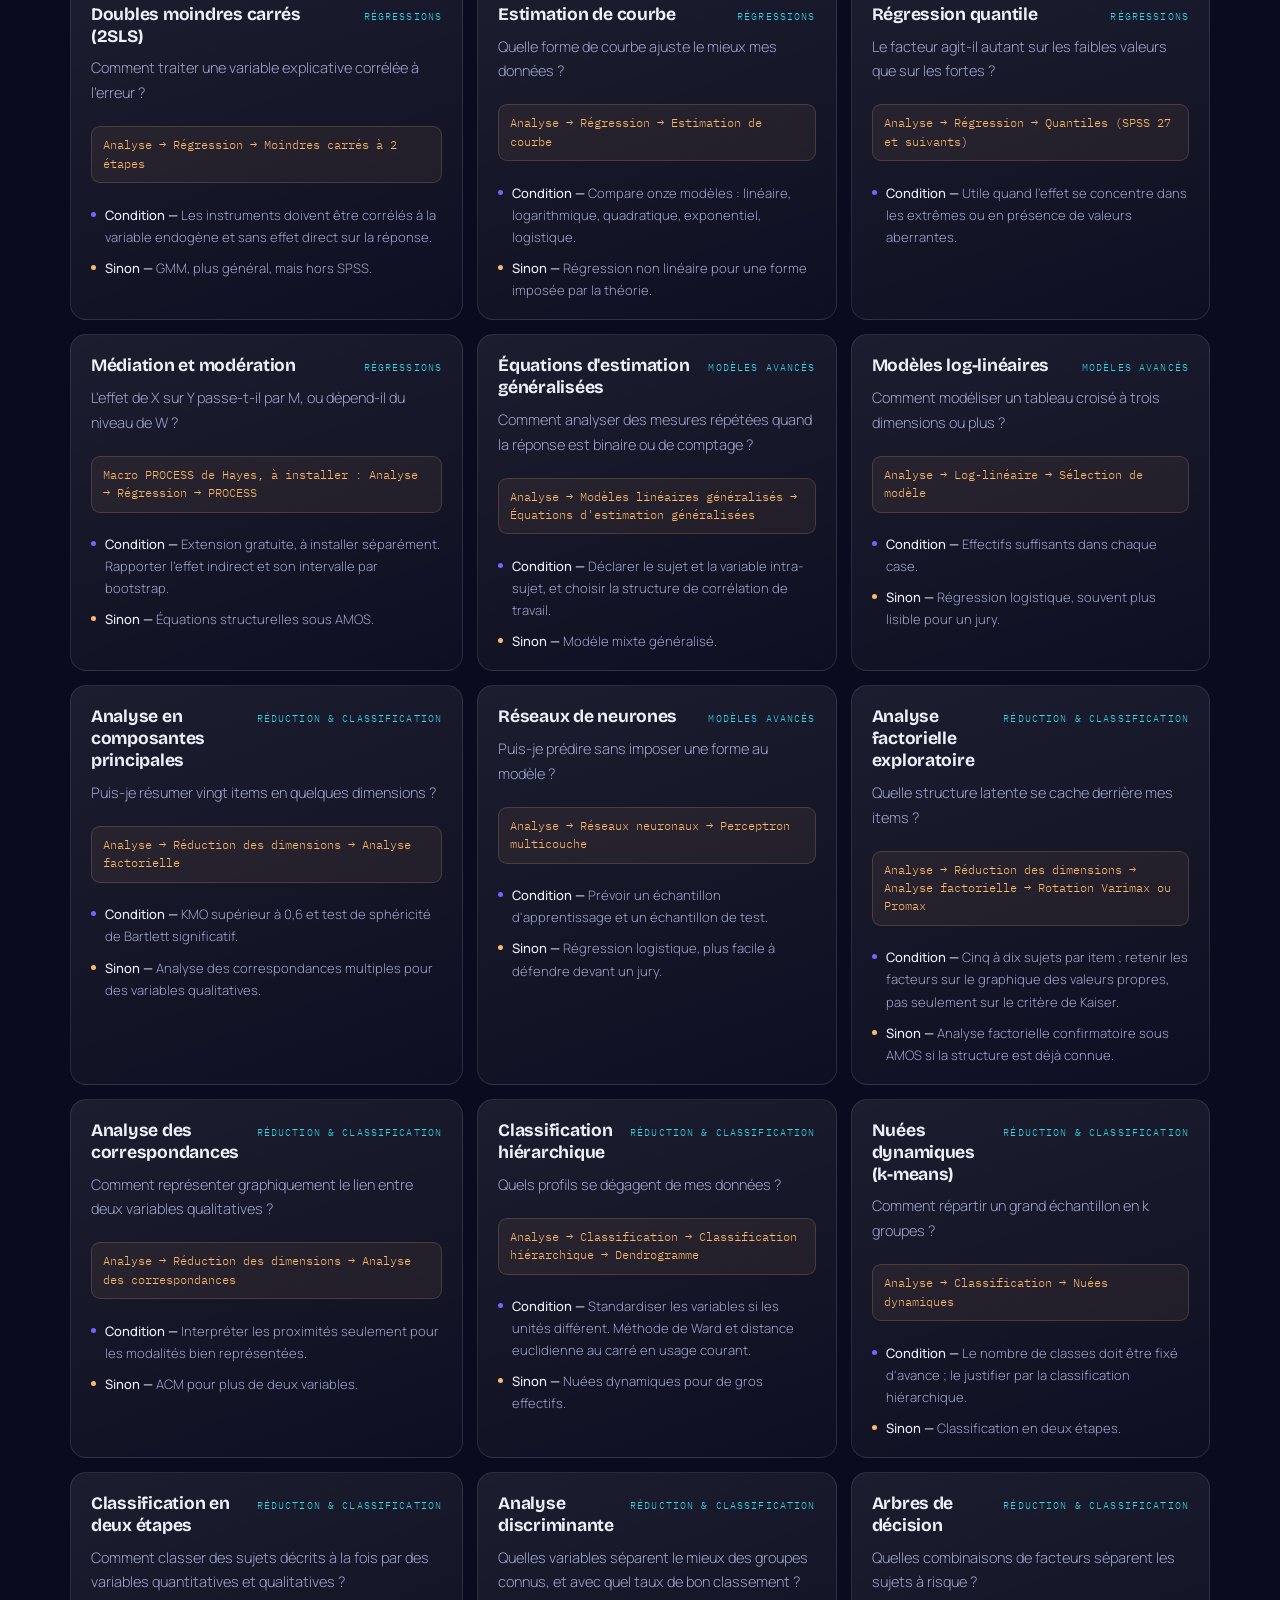
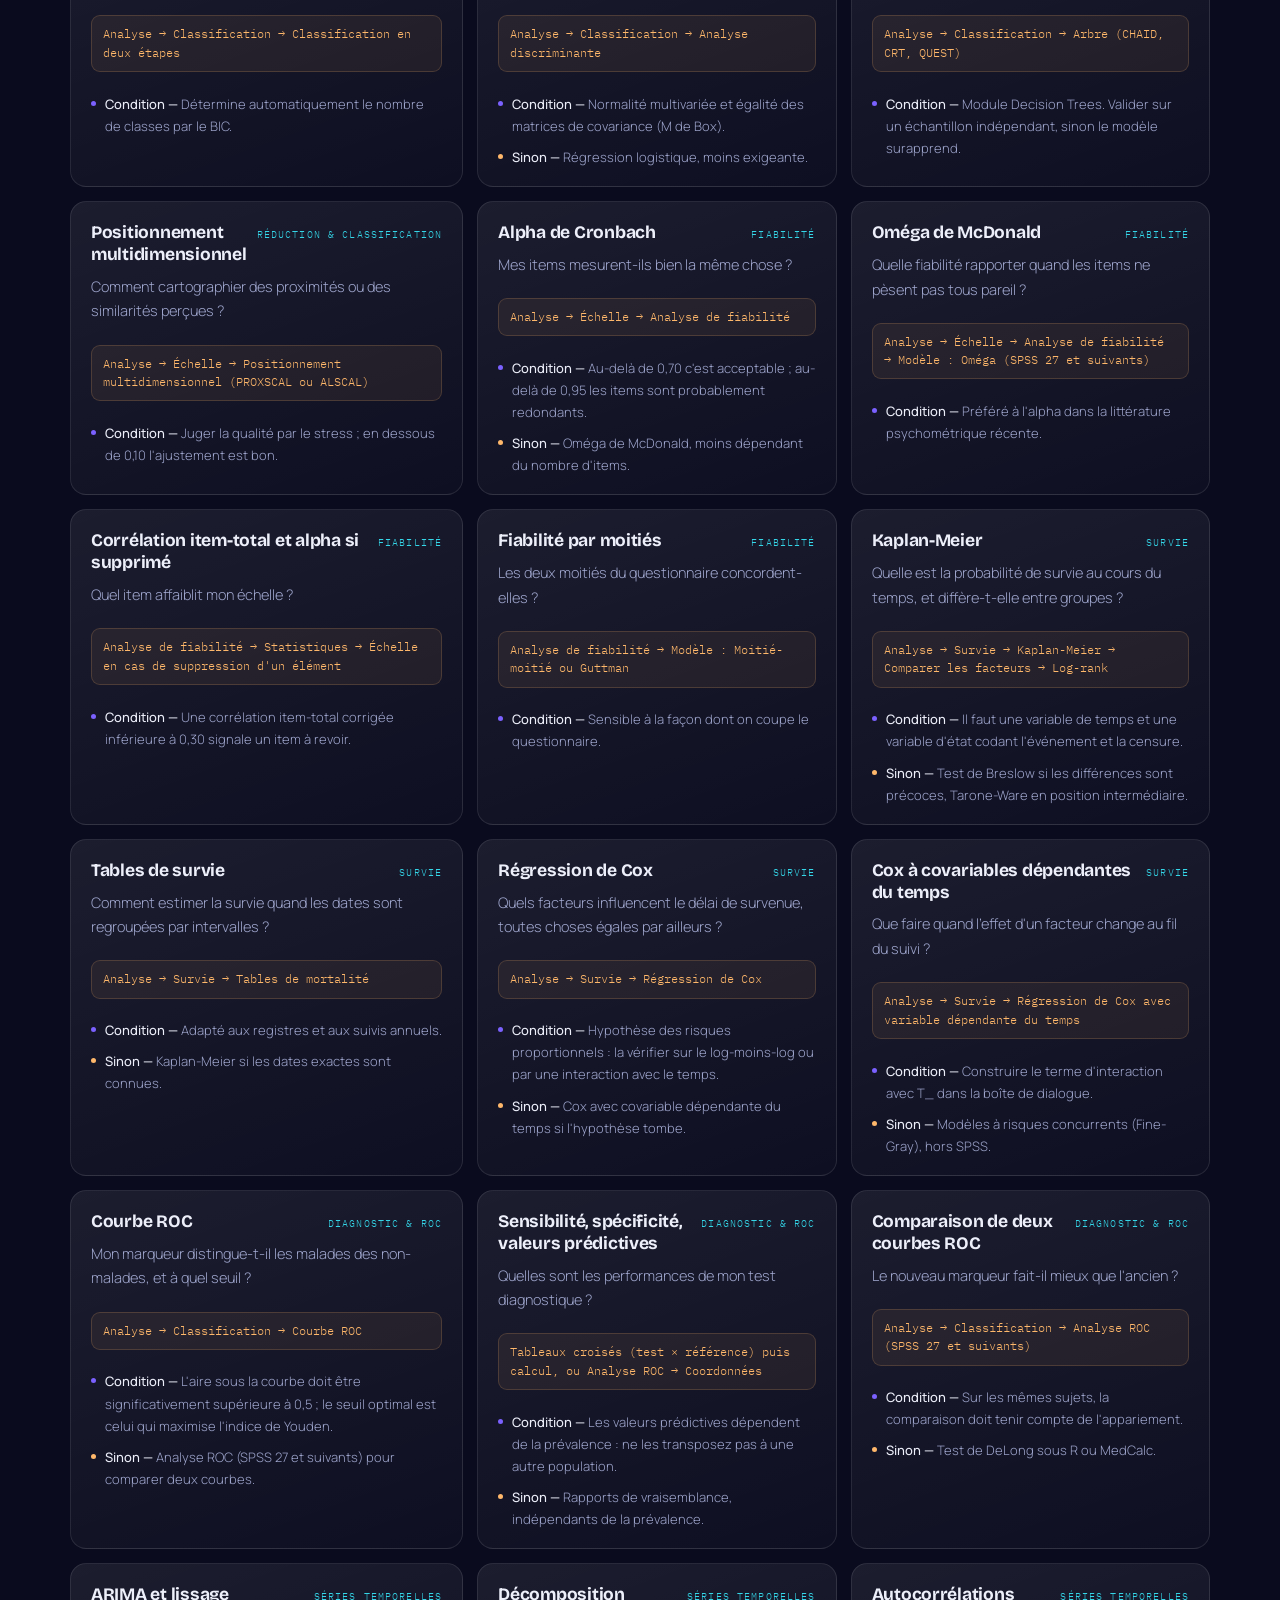
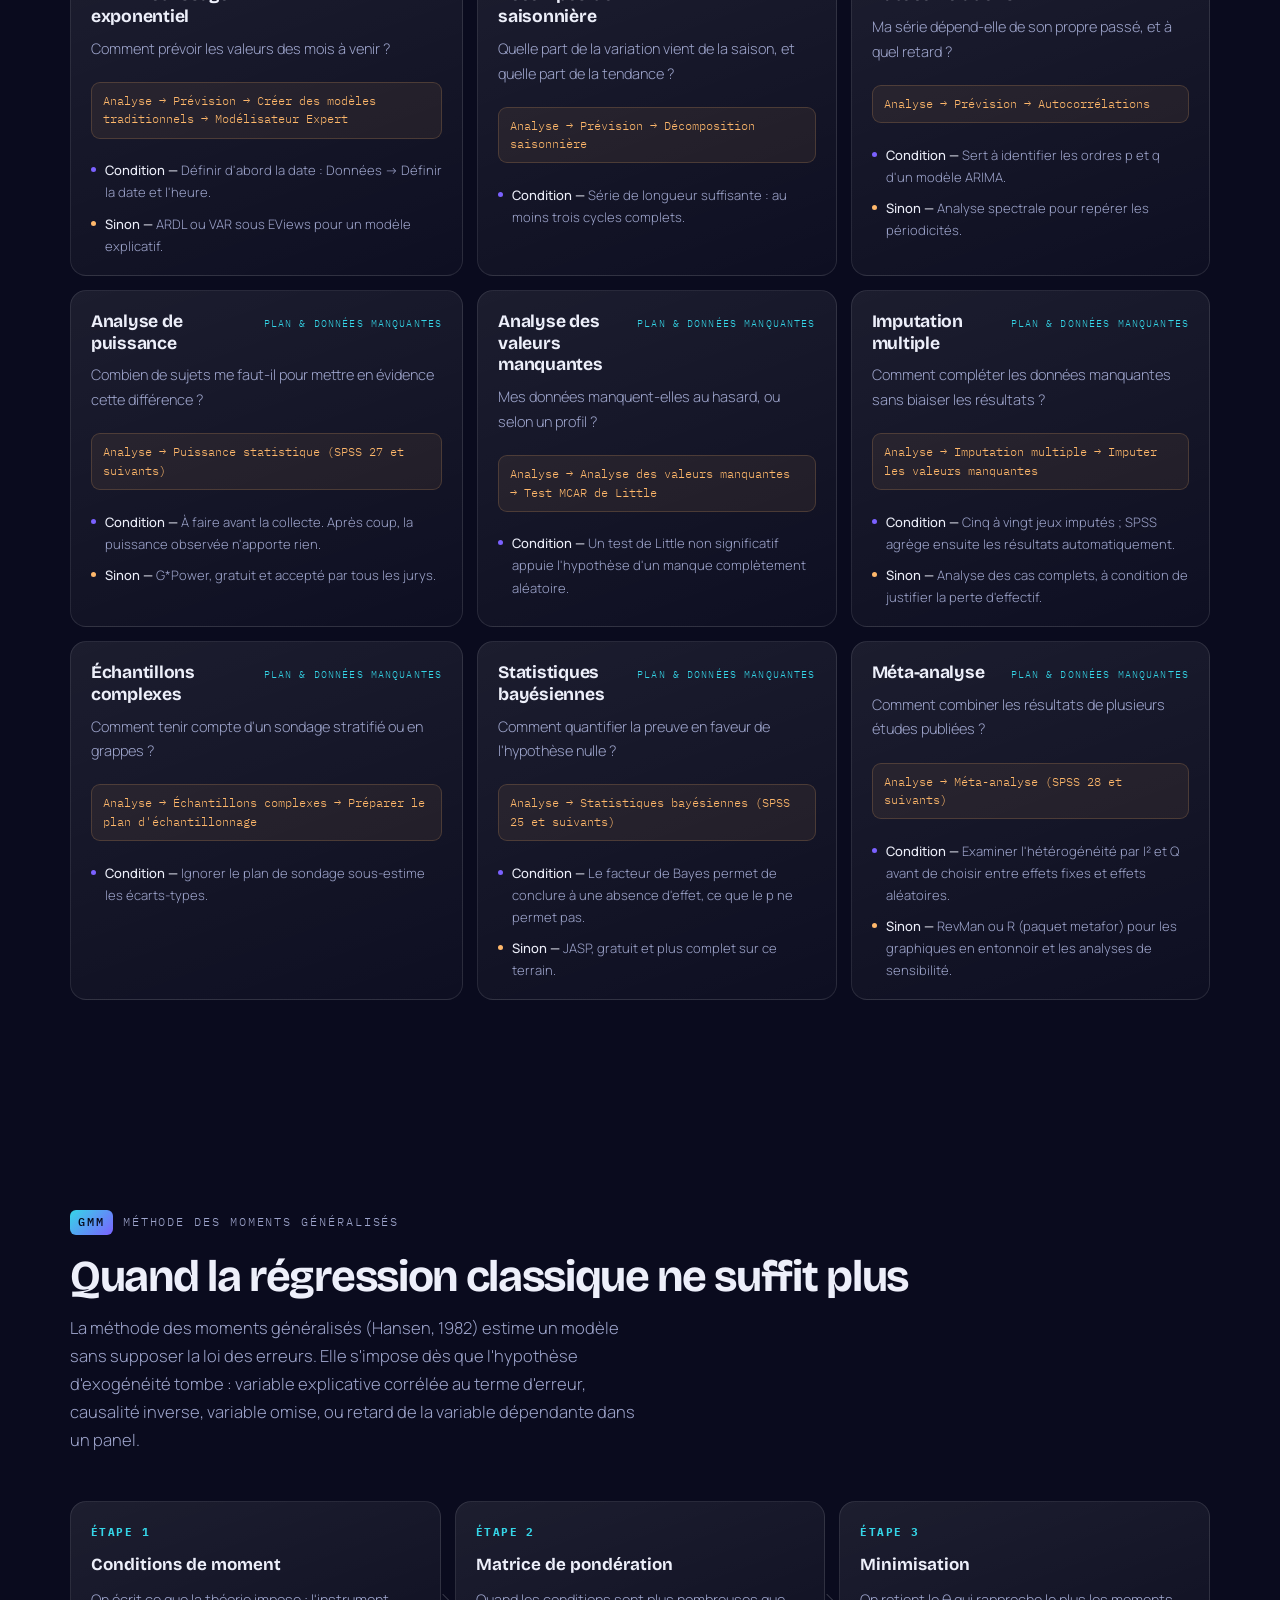
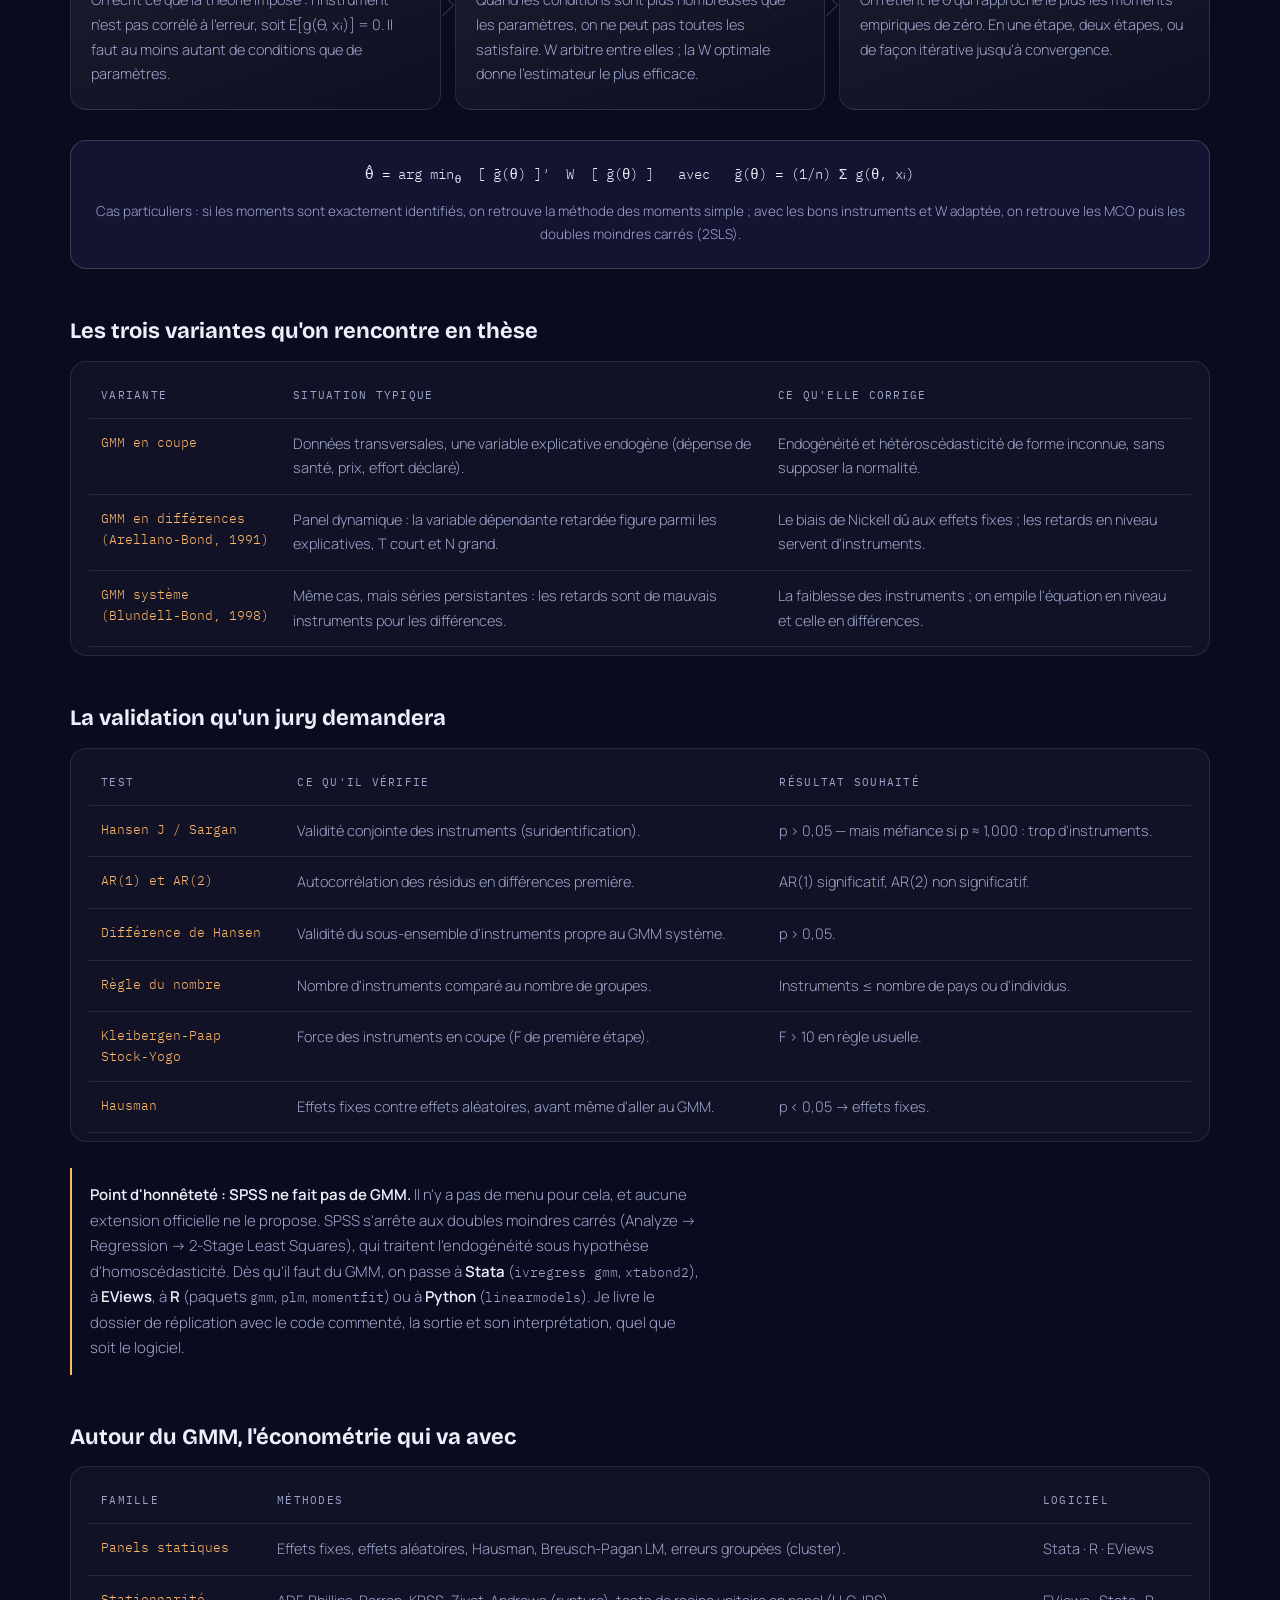
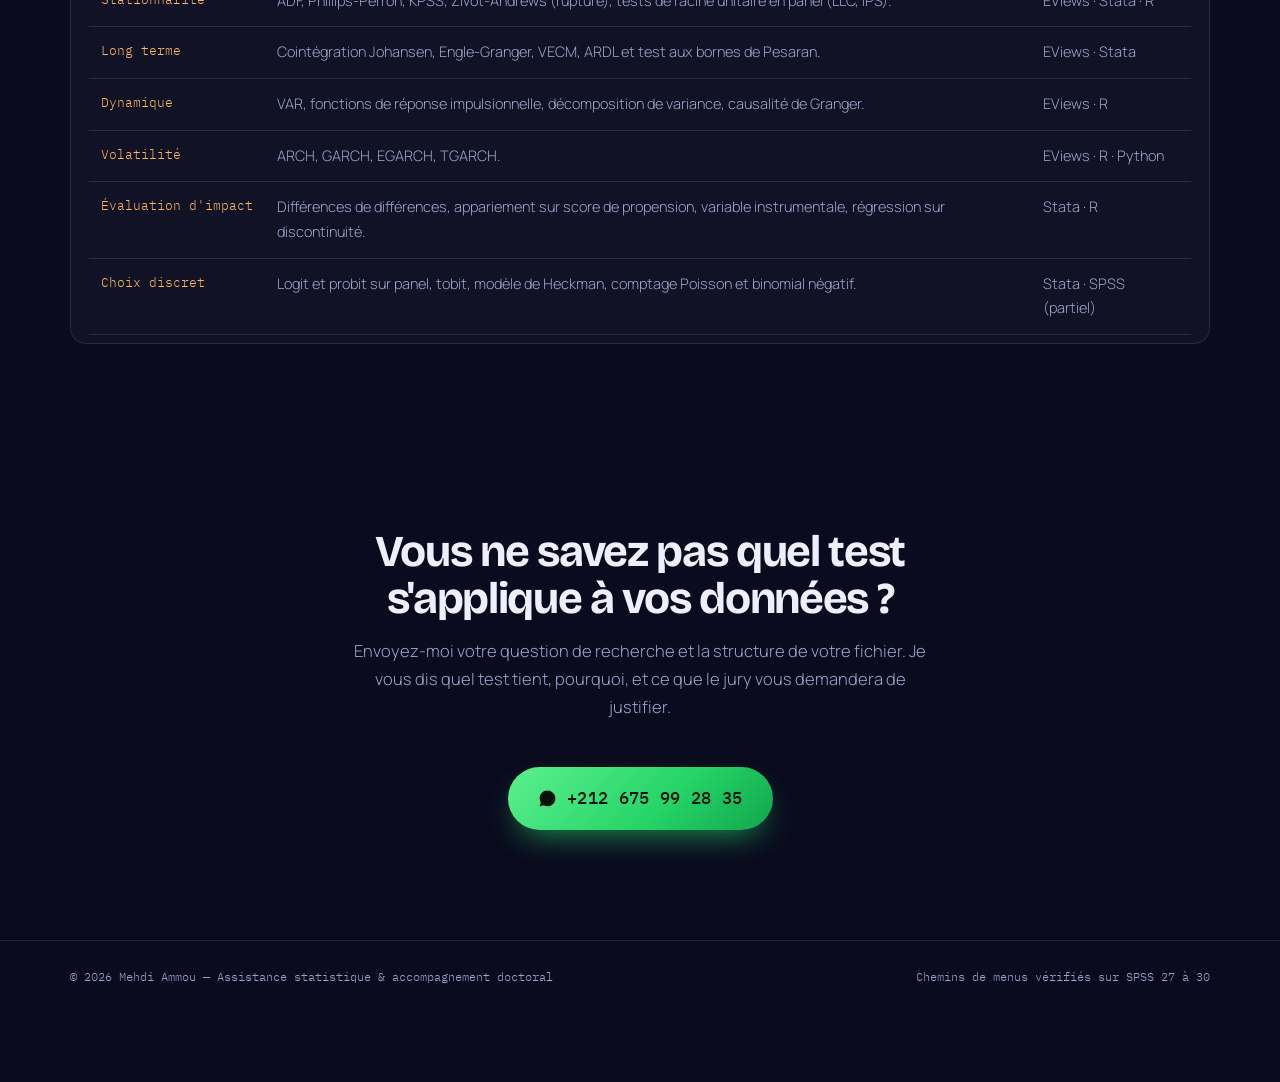
<file: mehdi-ammou-site/tests.html>
<!DOCTYPE html>
<html lang="fr" dir="ltr">
<head>
<meta charset="utf-8">
<meta name="viewport" content="width=device-width, initial-scale=1">
<title>Catalogue des analyses — SPSS &amp; économétrie | Mehdi Ammou</title>
<meta name="description" content="Tous les tests réalisables sous SPSS, leur chemin dans les menus, leurs conditions d'application et leurs alternatives. Plus l'estimation par GMM et l'économétrie des panels.">
<meta name="theme-color" content="#0A0B1E">
<link rel="icon" href="assets/favicon.svg" type="image/svg+xml">
<link rel="preconnect" href="https://fonts.googleapis.com">
<link rel="preconnect" href="https://fonts.gstatic.com" crossorigin>
<link href="https://fonts.googleapis.com/css2?family=Bricolage+Grotesque:opsz,wght@12..96,400;12..96,700;12..96,800&family=Manrope:wght@300;400;500;600&family=IBM+Plex+Mono:wght@400;500&family=Cairo:wght@300;400;600;700&display=swap" rel="stylesheet">
<script>document.documentElement.classList.add("js");</script>
<link rel="stylesheet" href="assets/css/style.css">
<style>
/* ---------- outils propres au catalogue ---------- */
.back{display:inline-flex;align-items:center;gap:8px;font-family:var(--mono);font-size:12px;
  letter-spacing:.08em;text-transform:uppercase;color:var(--txt-2);text-decoration:none}
.back:hover{color:var(--cyan)}
.tools{
  position:sticky;top:62px;z-index:20;padding:16px 0 14px;margin-bottom:34px;
  background:rgba(10,11,30,.82);backdrop-filter:blur(16px);-webkit-backdrop-filter:blur(16px);
  border-bottom:1px solid var(--line);
}
.search{
  display:flex;align-items:center;gap:10px;padding:12px 18px;border-radius:999px;
  border:1px solid var(--line-2);background:var(--glass);margin-bottom:12px;
}
.search svg{width:17px;height:17px;fill:var(--txt-2);flex:none}
.search input{
  flex:1;border:0;background:transparent;color:var(--txt);font-family:var(--body);
  font-size:15.5px;outline:none;min-width:0;
}
.search input::placeholder{color:var(--txt-2)}
.chips{display:flex;flex-wrap:wrap;gap:7px}
.chip-f{
  border:1px solid var(--line);background:rgba(255,255,255,.04);color:var(--txt-2);
  font-family:var(--mono);font-size:11.5px;letter-spacing:.03em;padding:7px 13px;
  border-radius:999px;cursor:pointer;transition:.2s;
}
.chip-f:hover{color:var(--txt);border-color:var(--line-2)}
.chip-f.on{background:linear-gradient(135deg,var(--cyan),var(--violet));color:#08091A;border-color:transparent;font-weight:500}
.count{font-family:var(--mono);font-size:11.5px;color:var(--txt-2);margin-top:12px}

.grid-t{display:grid;gap:14px}
@media(min-width:720px){.grid-t{grid-template-columns:repeat(2,1fr)}}
@media(min-width:1080px){.grid-t{grid-template-columns:repeat(3,1fr)}}
.t{
  padding:20px 20px 18px;border-radius:16px;border:1px solid var(--line);
  background:linear-gradient(160deg,rgba(255,255,255,.075),rgba(255,255,255,.02));
  display:flex;flex-direction:column;gap:9px;
}
.t-top{display:flex;align-items:baseline;justify-content:space-between;gap:10px}
.t h3{font-size:17.5px;letter-spacing:-.015em;line-height:1.25}
.t-cat{font-family:var(--mono);font-size:9.5px;letter-spacing:.12em;text-transform:uppercase;color:var(--cyan);white-space:nowrap}
.t-q{font-size:14.5px;color:var(--txt-2);margin:0}
.t-p{
  font-family:var(--mono);font-size:11.5px;color:var(--amber);line-height:1.6;
  padding:9px 11px;border-radius:9px;background:rgba(255,184,107,.07);
  border:1px solid rgba(255,184,107,.18);word-break:break-word;
}
.t-x{font-size:13px;color:var(--txt-2);margin:0;padding-inline-start:14px;position:relative}
.t-x::before{content:"";position:absolute;inset-inline-start:0;top:8px;width:5px;height:5px;border-radius:50%;background:var(--violet)}
.t-x.alt::before{background:var(--amber)}
.t-x b{color:var(--txt);font-weight:500}
.empty{padding:40px 0;color:var(--txt-2);font-family:var(--mono);font-size:13px}

/* ---------- bloc GMM ---------- */
.gmm{margin-top:26px}
.flow{display:grid;gap:14px;margin:30px 0}
@media(min-width:820px){.flow{grid-template-columns:repeat(3,1fr);align-items:stretch}}
.fstep{
  position:relative;padding:22px 20px;border-radius:16px;border:1px solid var(--line);
  background:linear-gradient(160deg,rgba(255,255,255,.08),rgba(255,255,255,.02));
}
.fstep b{display:block;font-family:var(--mono);font-size:10.5px;letter-spacing:.14em;
  text-transform:uppercase;color:var(--cyan);margin-bottom:10px}
.fstep h4{font-family:var(--display);font-size:17px;margin:0 0 8px;font-weight:700}
.fstep p{margin:0;font-size:14.5px;color:var(--txt-2)}
@media(min-width:820px){
  .fstep:not(:last-child)::after{
    content:"";position:absolute;inset-inline-end:-11px;top:50%;width:16px;height:16px;
    border-top:1px solid var(--line-2);border-inline-end:1px solid var(--line-2);
    transform:translateY(-50%) rotate(45deg);
  }
}
.formula{
  font-family:var(--mono);font-size:14px;color:var(--txt);text-align:center;
  padding:22px 18px;border-radius:16px;overflow-x:auto;white-space:nowrap;
  border:1px solid var(--line-2);background:rgba(123,97,255,.09);margin:0 0 12px;
}
.formula small{display:block;white-space:normal;font-family:var(--body);font-size:13.5px;color:var(--txt-2);margin-top:12px}
.tbl{width:100%;border-collapse:collapse;font-size:14.5px;margin-top:8px}
.tbl th,.tbl td{text-align:start;padding:13px 12px;border-bottom:1px solid var(--line);vertical-align:top}
.tbl th{font-family:var(--mono);font-size:10.5px;letter-spacing:.12em;text-transform:uppercase;color:var(--txt-2);font-weight:400}
.tbl td:first-child{font-family:var(--mono);font-size:12.5px;color:var(--amber);white-space:nowrap}
.tbl td{color:var(--txt-2)}
.tbl-wrap{overflow-x:auto;border-radius:16px;border:1px solid var(--line);background:rgba(255,255,255,.03);padding:4px 18px 8px}
.note{
  border-inline-start:2px solid var(--amber);padding:14px 0 14px 18px;margin:26px 0;
  color:var(--txt-2);font-size:15px;max-width:70ch;
}
html[dir="rtl"] .note{padding:14px 18px 14px 0}
.note b{color:var(--txt);font-weight:600}
</style>
</head>
<body>

<div class="ambient" aria-hidden="true">
  <span class="orb orb-1"></span><span class="orb orb-2"></span><span class="orb orb-3"></span>
  <span class="grid-floor"></span>
</div>
<div class="grain" aria-hidden="true"></div>

<header class="topbar">
  <div class="wrap bar">
    <a class="brand" href="index.html">
      <span class="brand-mark" aria-hidden="true"><span></span><span></span><span></span></span>
      <span class="brand-txt"><b>Mehdi Ammou</b><i>Catalogue des analyses</i></span>
    </a>
    <a class="back" href="index.html">← Accueil</a>
  </div>
</header>

<main>
<section class="hero" style="padding:64px 0 20px">
  <div class="wrap">
    <p class="eyebrow"><b class="num">§</b> <span>Référence</span></p>
    <h1 style="max-width:16ch">Ce qui se fait, et <em>où le trouver</em>.</h1>
    <p class="lede" style="max-width:60ch">Chaque analyse disponible sous SPSS : la question à laquelle elle répond, le chemin exact dans les menus, la condition qui doit tenir, et l'alternative quand elle ne tient pas. Puis l'économétrie, GMM compris, qui se traite ailleurs.</p>
  </div>
</section>

<section class="section" style="padding-top:0">
  <div class="wrap">

    <div class="tools">
      <label class="search">
        <svg viewBox="0 0 24 24" aria-hidden="true"><path d="M10 2a8 8 0 1 0 4.9 14.32l5.39 5.39 1.42-1.42-5.39-5.39A8 8 0 0 0 10 2Zm0 2a6 6 0 1 1 0 12 6 6 0 0 1 0-12Z"/></svg>
        <input id="q" type="search" placeholder="Chercher : Mann-Whitney, ANOVA, Cox, alpha, ROC…" aria-label="Chercher un test">
      </label>
      <div class="chips" id="filters"></div>
      <p class="count" id="count"></p>
    </div>

    <div class="grid-t" id="grid"></div>
    <p class="empty" id="empty" hidden>Aucun test ne correspond. Essayez un autre mot — ou écrivez-moi, certaines analyses passent par des extensions.</p>
  </div>
</section>

<!-- ==================== GMM ==================== -->
<section class="section gmm" id="gmm">
  <div class="wrap">
    <p class="eyebrow reveal"><b class="num">GMM</b> <span>Méthode des moments généralisés</span></p>
    <h2 class="reveal">Quand la régression classique ne suffit plus</h2>
    <p class="intro reveal">La méthode des moments généralisés (Hansen, 1982) estime un modèle sans supposer la loi des erreurs. Elle s'impose dès que l'hypothèse d'exogénéité tombe : variable explicative corrélée au terme d'erreur, causalité inverse, variable omise, ou retard de la variable dépendante dans un panel.</p>

    <div class="flow">
      <div class="fstep reveal">
        <b>Étape 1</b>
        <h4>Conditions de moment</h4>
        <p>On écrit ce que la théorie impose : l'instrument n'est pas corrélé à l'erreur, soit E[g(θ, xᵢ)] = 0. Il faut au moins autant de conditions que de paramètres.</p>
      </div>
      <div class="fstep reveal">
        <b>Étape 2</b>
        <h4>Matrice de pondération</h4>
        <p>Quand les conditions sont plus nombreuses que les paramètres, on ne peut pas toutes les satisfaire. W arbitre entre elles ; la W optimale donne l'estimateur le plus efficace.</p>
      </div>
      <div class="fstep reveal">
        <b>Étape 3</b>
        <h4>Minimisation</h4>
        <p>On retient le θ qui rapproche le plus les moments empiriques de zéro. En une étape, deux étapes, ou de façon itérative jusqu'à convergence.</p>
      </div>
    </div>

    <div class="formula reveal">
      θ̂ = arg min<sub>θ</sub> &nbsp;[ ḡ(θ) ]′ &nbsp;W&nbsp; [ ḡ(θ) ] &nbsp;&nbsp;avec&nbsp;&nbsp; ḡ(θ) = (1/n) Σ g(θ, xᵢ)
      <small>Cas particuliers : si les moments sont exactement identifiés, on retrouve la méthode des moments simple ; avec les bons instruments et W adaptée, on retrouve les MCO puis les doubles moindres carrés (2SLS).</small>
    </div>

    <h3 style="font-size:22px;margin:44px 0 10px" class="reveal">Les trois variantes qu'on rencontre en thèse</h3>
    <div class="tbl-wrap reveal">
      <table class="tbl">
        <thead><tr><th>Variante</th><th>Situation typique</th><th>Ce qu'elle corrige</th></tr></thead>
        <tbody>
          <tr><td>GMM en coupe</td><td>Données transversales, une variable explicative endogène (dépense de santé, prix, effort déclaré).</td><td>Endogénéité et hétéroscédasticité de forme inconnue, sans supposer la normalité.</td></tr>
          <tr><td>GMM en différences<br>(Arellano-Bond, 1991)</td><td>Panel dynamique : la variable dépendante retardée figure parmi les explicatives, T court et N grand.</td><td>Le biais de Nickell dû aux effets fixes ; les retards en niveau servent d'instruments.</td></tr>
          <tr><td>GMM système<br>(Blundell-Bond, 1998)</td><td>Même cas, mais séries persistantes : les retards sont de mauvais instruments pour les différences.</td><td>La faiblesse des instruments ; on empile l'équation en niveau et celle en différences.</td></tr>
        </tbody>
      </table>
    </div>

    <h3 style="font-size:22px;margin:44px 0 10px" class="reveal">La validation qu'un jury demandera</h3>
    <div class="tbl-wrap reveal">
      <table class="tbl">
        <thead><tr><th>Test</th><th>Ce qu'il vérifie</th><th>Résultat souhaité</th></tr></thead>
        <tbody>
          <tr><td>Hansen J / Sargan</td><td>Validité conjointe des instruments (suridentification).</td><td>p &gt; 0,05 — mais méfiance si p ≈ 1,000 : trop d'instruments.</td></tr>
          <tr><td>AR(1) et AR(2)</td><td>Autocorrélation des résidus en différences première.</td><td>AR(1) significatif, AR(2) non significatif.</td></tr>
          <tr><td>Différence de Hansen</td><td>Validité du sous-ensemble d'instruments propre au GMM système.</td><td>p &gt; 0,05.</td></tr>
          <tr><td>Règle du nombre</td><td>Nombre d'instruments comparé au nombre de groupes.</td><td>Instruments ≤ nombre de pays ou d'individus.</td></tr>
          <tr><td>Kleibergen-Paap<br>Stock-Yogo</td><td>Force des instruments en coupe (F de première étape).</td><td>F &gt; 10 en règle usuelle.</td></tr>
          <tr><td>Hausman</td><td>Effets fixes contre effets aléatoires, avant même d'aller au GMM.</td><td>p &lt; 0,05 → effets fixes.</td></tr>
        </tbody>
      </table>
    </div>

    <div class="note reveal">
      <b>Point d'honnêteté : SPSS ne fait pas de GMM.</b> Il n'y a pas de menu pour cela, et aucune extension officielle ne le propose. SPSS s'arrête aux doubles moindres carrés (Analyze → Regression → 2-Stage Least Squares), qui traitent l'endogénéité sous hypothèse d'homoscédasticité. Dès qu'il faut du GMM, on passe à <b>Stata</b> (<span style="font-family:var(--mono);font-size:13px">ivregress gmm</span>, <span style="font-family:var(--mono);font-size:13px">xtabond2</span>), à <b>EViews</b>, à <b>R</b> (paquets <span style="font-family:var(--mono);font-size:13px">gmm</span>, <span style="font-family:var(--mono);font-size:13px">plm</span>, <span style="font-family:var(--mono);font-size:13px">momentfit</span>) ou à <b>Python</b> (<span style="font-family:var(--mono);font-size:13px">linearmodels</span>). Je livre le dossier de réplication avec le code commenté, la sortie et son interprétation, quel que soit le logiciel.
    </div>

    <h3 style="font-size:22px;margin:44px 0 10px" class="reveal">Autour du GMM, l'économétrie qui va avec</h3>
    <div class="tbl-wrap reveal">
      <table class="tbl">
        <thead><tr><th>Famille</th><th>Méthodes</th><th>Logiciel</th></tr></thead>
        <tbody>
          <tr><td>Panels statiques</td><td>Effets fixes, effets aléatoires, Hausman, Breusch-Pagan LM, erreurs groupées (cluster).</td><td>Stata · R · EViews</td></tr>
          <tr><td>Stationnarité</td><td>ADF, Phillips-Perron, KPSS, Zivot-Andrews (rupture), tests de racine unitaire en panel (LLC, IPS).</td><td>EViews · Stata · R</td></tr>
          <tr><td>Long terme</td><td>Cointégration Johansen, Engle-Granger, VECM, ARDL et test aux bornes de Pesaran.</td><td>EViews · Stata</td></tr>
          <tr><td>Dynamique</td><td>VAR, fonctions de réponse impulsionnelle, décomposition de variance, causalité de Granger.</td><td>EViews · R</td></tr>
          <tr><td>Volatilité</td><td>ARCH, GARCH, EGARCH, TGARCH.</td><td>EViews · R · Python</td></tr>
          <tr><td>Évaluation d'impact</td><td>Différences de différences, appariement sur score de propension, variable instrumentale, régression sur discontinuité.</td><td>Stata · R</td></tr>
          <tr><td>Choix discret</td><td>Logit et probit sur panel, tobit, modèle de Heckman, comptage Poisson et binomial négatif.</td><td>Stata · SPSS (partiel)</td></tr>
        </tbody>
      </table>
    </div>
  </div>
</section>

<section class="section section-contact">
  <div class="wrap" style="text-align:center">
    <h2 class="reveal" style="max-width:20ch;margin-inline:auto">Vous ne savez pas quel test s'applique à vos données ?</h2>
    <p class="intro reveal" style="margin-inline:auto;text-align:center">Envoyez-moi votre question de recherche et la structure de votre fichier. Je vous dis quel test tient, pourquoi, et ce que le jury vous demandera de justifier.</p>
    <a class="btn btn-wa btn-big reveal" href="https://wa.me/212675992835?text=Bonjour%20Mehdi%2C%20j%27ai%20une%20question%20sur%20le%20choix%20du%20test%20statistique." target="_blank" rel="noopener">
      <svg viewBox="0 0 24 24" aria-hidden="true"><path d="M12.04 2C6.58 2 2.13 6.45 2.13 11.91c0 1.75.46 3.45 1.32 4.95L2 22l5.25-1.38a9.9 9.9 0 0 0 4.79 1.22h.01c5.46 0 9.91-4.45 9.91-9.91 0-2.65-1.03-5.14-2.9-7.01A9.82 9.82 0 0 0 12.04 2Zm4.52 11.99c-.25-.12-1.47-.72-1.69-.81-.23-.08-.39-.12-.56.13-.16.24-.64.8-.78.97-.14.16-.29.18-.54.06-.25-.12-1.05-.39-2-1.23-.74-.66-1.24-1.47-1.38-1.72-.15-.25-.02-.38.11-.5.11-.11.25-.29.37-.43.12-.15.16-.25.25-.41.08-.17.04-.31-.02-.43-.06-.12-.56-1.34-.76-1.84-.2-.48-.4-.41-.56-.42h-.47c-.16 0-.43.06-.65.31-.22.25-.85.83-.85 2.03s.87 2.35.99 2.51c.12.16 1.71 2.62 4.15 3.67.58.25 1.03.4 1.39.51.58.19 1.11.16 1.53.1.47-.07 1.47-.6 1.67-1.18.21-.58.21-1.08.15-1.18-.06-.11-.22-.17-.47-.29Z"/></svg>
      <span>+212 675 99 28 35</span>
    </a>
  </div>
</section>
</main>

<footer class="foot">
  <div class="wrap foot-in">
    <span>© 2026 Mehdi Ammou — Assistance statistique &amp; accompagnement doctoral</span>
    <span>Chemins de menus vérifiés sur SPSS 27 à 30</span>
  </div>
</footer>

<script src="assets/js/tests-data.js"></script>
<script src="assets/js/tests.js"></script>
</body>
</html>
</file>
<file: assets/css/style.css>
/* =========================================================
   Support Doctorat — analyse statistique
   Système : profondeur, verre, lumière. FR / EN / AR (RTL).
   ========================================================= */

:root{
  --void:#0A0B1E;
  --void-2:#0E1030;
  --line:rgba(255,255,255,.10);
  --line-2:rgba(255,255,255,.18);
  --glass:rgba(255,255,255,.045);
  --glass-2:rgba(255,255,255,.075);
  --txt:#EDEFFA;
  --txt-2:#9EA5CC;
  --violet:#7B61FF;
  --cyan:#35D6E8;
  --amber:#FFB86B;
  --wa:#25D366;

  --display:"Bricolage Grotesque","Manrope",system-ui,sans-serif;
  --body:"Manrope",system-ui,-apple-system,sans-serif;
  --mono:"IBM Plex Mono",ui-monospace,Menlo,monospace;

  --r:18px;
  --shadow:0 30px 60px -20px rgba(0,0,0,.75);
}

/* ---- arabe : familles + ajustements ---- */
html[lang="ar"]{--display:"Cairo",system-ui,sans-serif;--body:"Cairo",system-ui,sans-serif;}
html[lang="ar"] h1,html[lang="ar"] h2,html[lang="ar"] h3{letter-spacing:0;line-height:1.45}
html[lang="ar"] .lede,html[lang="ar"] .intro,html[lang="ar"] p{line-height:1.95}
html[dir="rtl"] .card-n,html[dir="rtl"] .lab{direction:ltr;unicode-bidi:isolate}
html[dir="rtl"] .chip,html[dir="rtl"] .mini-row span:last-child{direction:ltr;unicode-bidi:isolate;text-align:right}

*,*::before,*::after{box-sizing:border-box}
html{scroll-behavior:smooth;-webkit-text-size-adjust:100%}
body{
  margin:0;background:var(--void);color:var(--txt);
  font-family:var(--body);font-weight:300;font-size:16.5px;line-height:1.7;
  overflow-x:hidden;-webkit-font-smoothing:antialiased;
}
a{color:inherit}
h1,h2,h3{font-family:var(--display);font-weight:700;margin:0}
:focus-visible{outline:2px solid var(--cyan);outline-offset:4px;border-radius:4px}
.wrap{width:min(1140px,100% - 40px);margin-inline:auto}

/* =========================================================
   AMBIANCE — halos, sol en perspective, grain
   ========================================================= */
.ambient{position:fixed;inset:0;z-index:0;pointer-events:none;overflow:hidden}
.orb{position:absolute;border-radius:50%;filter:blur(90px);opacity:.5}
.orb-1{width:52vw;height:52vw;background:radial-gradient(circle,#4B2FD6,transparent 68%);top:-16vw;inset-inline-start:-12vw}
.orb-2{width:44vw;height:44vw;background:radial-gradient(circle,#0E7C93,transparent 68%);top:22vh;inset-inline-end:-14vw;opacity:.42}
.orb-3{width:36vw;height:36vw;background:radial-gradient(circle,#8A4A16,transparent 70%);bottom:-8vw;inset-inline-start:26vw;opacity:.3}
.grid-floor{
  position:absolute;left:-30%;right:-30%;bottom:-6%;height:58vh;
  background-image:linear-gradient(var(--line) 1px,transparent 1px),linear-gradient(90deg,var(--line) 1px,transparent 1px);
  background-size:64px 64px;
  transform:perspective(520px) rotateX(70deg);
  transform-origin:bottom center;
  -webkit-mask-image:linear-gradient(to top,#000,transparent 78%);
  mask-image:linear-gradient(to top,#000,transparent 78%);
  opacity:.85;
}
.grain{
  position:fixed;inset:0;z-index:1;pointer-events:none;opacity:.28;mix-blend-mode:overlay;
  background-image:url("data:image/svg+xml,%3Csvg xmlns='http://www.w3.org/2000/svg' width='160' height='160'%3E%3Cfilter id='n'%3E%3CfeTurbulence type='fractalNoise' baseFrequency='.82' numOctaves='3'/%3E%3C/filter%3E%3Crect width='100%25' height='100%25' filter='url(%23n)' opacity='.5'/%3E%3C/svg%3E");
}
main,.topbar,.foot{position:relative;z-index:2}

/* =========================================================
   BARRE HAUTE
   ========================================================= */
.topbar{
  position:sticky;top:0;z-index:30;
  background:rgba(10,11,30,.62);backdrop-filter:blur(18px);-webkit-backdrop-filter:blur(18px);
  border-bottom:1px solid var(--line);
}
.bar{display:flex;align-items:center;justify-content:space-between;gap:18px;padding:12px 0}
.brand{display:flex;align-items:center;gap:12px;text-decoration:none}
.brand-mark{display:flex;align-items:flex-end;gap:3px;height:26px}
.brand-mark span{width:5px;border-radius:2px;background:linear-gradient(180deg,var(--cyan),var(--violet))}
.brand-mark span:nth-child(1){height:12px}
.brand-mark span:nth-child(2){height:22px}
.brand-mark span:nth-child(3){height:17px;background:linear-gradient(180deg,var(--amber),#C2662A)}
.brand-txt b{display:block;font-family:var(--display);font-size:17px;font-weight:700;line-height:1.15}
.brand-txt i{display:block;font-family:var(--mono);font-style:normal;font-size:10.5px;letter-spacing:.12em;text-transform:uppercase;color:var(--txt-2)}
.nav{display:none;gap:26px;font-size:14px}
.nav a{text-decoration:none;color:var(--txt-2);transition:color .2s}
.nav a:hover{color:var(--txt)}
@media(min-width:920px){.nav{display:flex}}
.lang{display:flex;gap:4px;padding:4px;border:1px solid var(--line);border-radius:999px;background:var(--glass)}
.lang button{
  border:0;background:transparent;color:var(--txt-2);cursor:pointer;
  font-family:var(--mono);font-size:12px;letter-spacing:.06em;
  padding:6px 11px;border-radius:999px;transition:.2s;
}
.lang button:hover{color:var(--txt)}
.lang button.is-on{background:linear-gradient(135deg,var(--violet),var(--cyan));color:#08091A;font-weight:500}

/* =========================================================
   TYPO COMMUNE
   ========================================================= */
.eyebrow{
  display:flex;align-items:center;gap:10px;margin:0 0 18px;
  font-family:var(--mono);font-size:12px;letter-spacing:.16em;text-transform:uppercase;color:var(--txt-2);
}
.eyebrow .num{
  font-weight:500;color:#08091A;background:linear-gradient(135deg,var(--cyan),var(--violet));
  padding:2px 8px;border-radius:6px;
}
h1{font-size:clamp(38px,6.2vw,66px);line-height:1.02;letter-spacing:-.035em;margin-bottom:22px}
h1 em{
  font-style:normal;
  background:linear-gradient(100deg,var(--cyan),var(--violet) 55%,var(--amber));
  -webkit-background-clip:text;background-clip:text;color:transparent;
}
h2{font-size:clamp(28px,4.2vw,44px);line-height:1.08;letter-spacing:-.03em;margin-bottom:14px}
.lede{font-size:18.5px;color:var(--txt-2);max-width:48ch;margin:0 0 30px}
.intro{color:var(--txt-2);max-width:58ch;margin:0 0 46px}

/* =========================================================
   BOUTONS
   ========================================================= */
.btn{
  display:inline-flex;align-items:center;gap:10px;text-decoration:none;
  padding:14px 24px;border-radius:999px;font-size:15px;font-weight:500;
  transition:transform .22s cubic-bezier(.2,.8,.3,1),box-shadow .22s,background .22s;
  will-change:transform;
}
.btn svg{width:19px;height:19px;flex:none;fill:currentColor}
.btn-wa{
  color:#04140A;
  background:linear-gradient(135deg,#5CF08F,var(--wa) 60%,#12A54D);
  box-shadow:0 14px 32px -12px rgba(37,211,102,.75);
}
.btn-wa:hover{transform:translateY(-3px);box-shadow:0 22px 44px -14px rgba(37,211,102,.85)}
.btn-ghost{color:var(--txt);border:1px solid var(--line-2);background:var(--glass)}
.btn-ghost:hover{background:var(--glass-2);transform:translateY(-3px)}
.btn-big{padding:17px 30px;font-size:17px;font-family:var(--mono);letter-spacing:.02em}
.actions{display:flex;flex-wrap:wrap;gap:12px}
.assur{font-family:var(--mono);font-size:12px;color:var(--txt-2);margin-top:22px}

/* =========================================================
   HERO + OBJET 3D
   ========================================================= */
.hero{padding:86px 0 96px}
.hero-grid{display:grid;gap:64px}
@media(min-width:980px){.hero-grid{grid-template-columns:1.02fr .98fr;align-items:center;gap:56px}}

.stage{perspective:1300px;perspective-origin:50% 45%}
.deck{
  position:relative;transform-style:preserve-3d;
  transform:rotateX(9deg) rotateY(-14deg);
  transition:transform .5s cubic-bezier(.2,.8,.3,1);
  will-change:transform;
}
.deck-glow{
  position:absolute;inset:8% 6%;border-radius:50%;
  background:radial-gradient(circle,rgba(123,97,255,.55),transparent 70%);
  filter:blur(52px);transform:translateZ(-120px);
}
.panel{
  background:linear-gradient(155deg,rgba(255,255,255,.10),rgba(255,255,255,.03));
  border:1px solid var(--line-2);border-radius:var(--r);
  backdrop-filter:blur(14px);-webkit-backdrop-filter:blur(14px);
  box-shadow:var(--shadow);
}
.panel-main{padding:18px 18px 12px;transform:translateZ(30px)}
.panel-head{
  display:flex;align-items:center;gap:9px;
  font-family:var(--mono);font-size:11.5px;letter-spacing:.06em;color:var(--txt-2);
  padding-bottom:12px;border-bottom:1px solid var(--line);margin-bottom:8px;
}
.dot{width:7px;height:7px;border-radius:50%;background:var(--cyan);box-shadow:0 0 12px var(--cyan);flex:none}
.panel-main svg{width:100%;height:auto;display:block}
.axis,.tick{stroke:rgba(255,255,255,.22);stroke-width:1}
.curve{fill:none;stroke:url(#gCurve);stroke-width:2.5;stroke-linecap:round;
  stroke-dasharray:640;stroke-dashoffset:640;animation:draw 1.8s .3s cubic-bezier(.4,0,.2,1) forwards}
@keyframes draw{to{stroke-dashoffset:0}}
.tail{fill:url(#gTail);opacity:0;animation:fadein .9s 1.6s ease forwards}
@keyframes fadein{to{opacity:1}}
.lab{font-family:var(--mono);font-size:11px;fill:var(--txt-2)}
.lab-hi{fill:var(--amber)}
.panel-foot{
  display:flex;justify-content:space-between;gap:10px;flex-wrap:wrap;
  border-top:1px solid var(--line);margin-top:6px;padding-top:11px;
  font-family:var(--mono);font-size:11px;color:var(--txt-2);
}
.chip{
  position:absolute;font-family:var(--mono);font-size:12.5px;
  padding:9px 14px;border-radius:12px;white-space:nowrap;
  background:rgba(14,16,48,.8);border:1px solid var(--line-2);
  box-shadow:0 16px 34px -14px rgba(0,0,0,.9);
  backdrop-filter:blur(8px);-webkit-backdrop-filter:blur(8px);
}
.chip b{color:var(--cyan);font-weight:500}
.chip-1{top:-26px;inset-inline-end:6%;transform:translateZ(96px);animation:hover1 7s ease-in-out infinite}
.chip-2{top:34%;inset-inline-start:-9%;transform:translateZ(72px);animation:hover2 9s ease-in-out infinite}
.chip-3{bottom:18%;inset-inline-end:-6%;transform:translateZ(110px);animation:hover1 8s ease-in-out infinite reverse}
.chip-1 b,.chip-3 b{color:var(--amber)}
@keyframes hover1{0%,100%{translate:0 0}50%{translate:0 -11px}}
@keyframes hover2{0%,100%{translate:0 0}50%{translate:0 9px}}
.panel-mini{
  position:absolute;bottom:-52px;inset-inline-start:8%;width:min(268px,74%);
  padding:12px 14px;transform:translateZ(64px);
  font-family:var(--mono);font-size:11.5px;
}
.mini-row{display:flex;justify-content:space-between;gap:14px;padding:5px 0;color:var(--txt-2)}
.mini-row+.mini-row{border-top:1px solid var(--line)}
.mini-row.is-hi{color:var(--amber)}
@media(max-width:979px){
  .deck{transform:rotateX(6deg) rotateY(-6deg);margin-bottom:64px}
  .panel-mini{inset-inline-start:4%}
}

/* =========================================================
   SECTIONS
   ========================================================= */
.section{padding:92px 0;scroll-margin-top:88px}
.section-contact{padding-bottom:110px}

/* --- cartes prestations : verre + inclinaison --- */
.cards{display:grid;gap:18px}
@media(min-width:680px){.cards{grid-template-columns:repeat(2,1fr)}}
@media(min-width:1020px){.cards{grid-template-columns:repeat(3,1fr)}}
.card,.field,.info{
  position:relative;overflow:hidden;
  background:linear-gradient(160deg,rgba(255,255,255,.085),rgba(255,255,255,.022));
  border:1px solid var(--line);border-radius:var(--r);
  backdrop-filter:blur(10px);-webkit-backdrop-filter:blur(10px);
}
.card{padding:26px 24px 24px}
.card::after,.field::after,.info::after{
  content:"";position:absolute;inset:0;pointer-events:none;opacity:0;transition:opacity .3s;
  background:radial-gradient(420px circle at var(--mx,50%) var(--my,0%),rgba(255,255,255,.14),transparent 42%);
}
.card:hover::after,.field:hover::after,.info:hover::after{opacity:1}
.card-n{
  font-family:var(--mono);font-size:11.5px;color:var(--cyan);
  letter-spacing:.1em;display:block;margin-bottom:14px;
}
.card h3{font-size:20.5px;letter-spacing:-.02em;margin-bottom:10px}
.card p{margin:0 0 16px;font-size:15px;color:var(--txt-2)}
.tags{list-style:none;display:flex;flex-wrap:wrap;gap:6px;margin:0;padding:0}
.tags li{
  font-family:var(--mono);font-size:10.5px;letter-spacing:.04em;
  padding:4px 9px;border-radius:7px;color:var(--txt-2);
  border:1px solid var(--line);background:rgba(255,255,255,.04);
}

/* --- étapes --- */
.steps{list-style:none;margin:0;padding:0;display:grid;gap:14px}
.step{
  display:grid;grid-template-columns:auto 1fr;gap:20px;align-items:start;
  padding:22px 22px;border-radius:14px;
  border:1px solid var(--line);background:rgba(255,255,255,.03);
  transition:transform .25s cubic-bezier(.2,.8,.3,1),background .25s;
}
.step:hover{transform:translateY(-3px);background:rgba(255,255,255,.06)}
.step-n{
  font-family:var(--mono);font-size:13px;color:#08091A;font-weight:500;
  background:linear-gradient(135deg,var(--cyan),var(--violet));
  width:34px;height:34px;display:grid;place-items:center;border-radius:10px;
}
.step h3{font-size:18.5px;margin-bottom:5px;letter-spacing:-.015em}
.step p{margin:0;color:var(--txt-2);font-size:15px;max-width:66ch}

/* --- domaines --- */
.fields{display:grid;gap:18px}
@media(min-width:760px){.fields{grid-template-columns:repeat(2,1fr)}}
.field{padding:26px 24px}
.field h3{
  font-family:var(--mono);font-size:12px;font-weight:500;letter-spacing:.13em;
  text-transform:uppercase;color:var(--amber);margin-bottom:10px;
}
.field p{margin:0;color:var(--txt-2);font-size:15px}

/* --- contact --- */
.contact-grid{display:grid;gap:38px}
@media(min-width:880px){.contact-grid{grid-template-columns:1.05fr .95fr;gap:56px;align-items:start}}
.info{padding:14px 24px}
.line{
  display:flex;justify-content:space-between;gap:16px;padding:14px 0;
  font-family:var(--mono);font-size:13px;
}
.line+.line{border-top:1px solid var(--line)}
.line span:first-child{color:var(--txt-2)}
.line a{text-decoration:none;color:var(--cyan)}
.line a:hover{text-decoration:underline}

/* --- pied --- */
.foot{border-top:1px solid var(--line);padding:26px 0 96px}
.foot-in{
  display:flex;justify-content:space-between;gap:14px;flex-wrap:wrap;
  font-family:var(--mono);font-size:11.5px;color:var(--txt-2);
}

/* --- bouton flottant --- */
.float{
  position:fixed;inset-inline-end:18px;bottom:18px;z-index:40;
  display:inline-flex;align-items:center;gap:9px;text-decoration:none;
  padding:13px 19px;border-radius:999px;font-size:14px;font-weight:500;color:#04140A;
  background:linear-gradient(135deg,#5CF08F,var(--wa));
  box-shadow:0 16px 38px -12px rgba(37,211,102,.85);
  transition:transform .22s;
}
.float svg{width:19px;height:19px;fill:currentColor}
.float:hover{transform:translateY(-3px) scale(1.03)}
@media(min-width:920px){.float{inset-inline-end:26px;bottom:26px}}

/* =========================================================
   APPARITION AU DÉFILEMENT
   ========================================================= */
html.js .reveal{opacity:0;transform:translateY(26px);transition:opacity .8s cubic-bezier(.2,.8,.3,1),transform .8s cubic-bezier(.2,.8,.3,1)}
html.js .reveal.is-in{opacity:1;transform:none}

@media (prefers-reduced-motion:reduce){
  html{scroll-behavior:auto}
  *,*::before,*::after{animation:none!important;transition:none!important}
  html.js .reveal{opacity:1;transform:none}
  .curve{stroke-dashoffset:0}
  .tail{opacity:1}
  .deck{transform:none}
}
</file>
<file: mehdi-ammou-site/assets/css/style.css>
/* =========================================================
   Mehdi Ammou — assistance statistique
   Système : profondeur, verre, lumière. FR / EN / AR (RTL).
   ========================================================= */

:root{
  --void:#0A0B1E;
  --void-2:#0E1030;
  --line:rgba(255,255,255,.10);
  --line-2:rgba(255,255,255,.18);
  --glass:rgba(255,255,255,.045);
  --glass-2:rgba(255,255,255,.075);
  --txt:#EDEFFA;
  --txt-2:#9EA5CC;
  --violet:#7B61FF;
  --cyan:#35D6E8;
  --amber:#FFB86B;
  --wa:#25D366;

  --display:"Bricolage Grotesque","Manrope",system-ui,sans-serif;
  --body:"Manrope",system-ui,-apple-system,sans-serif;
  --mono:"IBM Plex Mono",ui-monospace,Menlo,monospace;

  --r:18px;
  --shadow:0 30px 60px -20px rgba(0,0,0,.75);
}

/* ---- arabe : familles + ajustements ---- */
html[lang="ar"]{--display:"Cairo",system-ui,sans-serif;--body:"Cairo",system-ui,sans-serif;}
html[lang="ar"] h1,html[lang="ar"] h2,html[lang="ar"] h3{letter-spacing:0;line-height:1.45}
html[lang="ar"] .lede,html[lang="ar"] .intro,html[lang="ar"] p{line-height:1.95}
html[dir="rtl"] .card-n,html[dir="rtl"] .lab{direction:ltr;unicode-bidi:isolate}
html[dir="rtl"] .chip,html[dir="rtl"] .mini-row span:last-child{direction:ltr;unicode-bidi:isolate;text-align:right}

*,*::before,*::after{box-sizing:border-box}
html{scroll-behavior:smooth;-webkit-text-size-adjust:100%}
body{
  margin:0;background:var(--void);color:var(--txt);
  font-family:var(--body);font-weight:300;font-size:16.5px;line-height:1.7;
  overflow-x:hidden;-webkit-font-smoothing:antialiased;
}
a{color:inherit}
h1,h2,h3{font-family:var(--display);font-weight:700;margin:0}
:focus-visible{outline:2px solid var(--cyan);outline-offset:4px;border-radius:4px}
.wrap{width:min(1140px,100% - 40px);margin-inline:auto}

/* =========================================================
   AMBIANCE — halos, sol en perspective, grain
   ========================================================= */
.ambient{position:fixed;inset:0;z-index:0;pointer-events:none;overflow:hidden}
.orb{position:absolute;border-radius:50%;filter:blur(90px);opacity:.5}
.orb-1{width:52vw;height:52vw;background:radial-gradient(circle,#4B2FD6,transparent 68%);top:-16vw;inset-inline-start:-12vw}
.orb-2{width:44vw;height:44vw;background:radial-gradient(circle,#0E7C93,transparent 68%);top:22vh;inset-inline-end:-14vw;opacity:.42}
.orb-3{width:36vw;height:36vw;background:radial-gradient(circle,#8A4A16,transparent 70%);bottom:-8vw;inset-inline-start:26vw;opacity:.3}
.grid-floor{
  position:absolute;left:-30%;right:-30%;bottom:-6%;height:58vh;
  background-image:linear-gradient(var(--line) 1px,transparent 1px),linear-gradient(90deg,var(--line) 1px,transparent 1px);
  background-size:64px 64px;
  transform:perspective(520px) rotateX(70deg);
  transform-origin:bottom center;
  -webkit-mask-image:linear-gradient(to top,#000,transparent 78%);
  mask-image:linear-gradient(to top,#000,transparent 78%);
  opacity:.85;
}
.grain{
  position:fixed;inset:0;z-index:1;pointer-events:none;opacity:.28;mix-blend-mode:overlay;
  background-image:url("data:image/svg+xml,%3Csvg xmlns='http://www.w3.org/2000/svg' width='160' height='160'%3E%3Cfilter id='n'%3E%3CfeTurbulence type='fractalNoise' baseFrequency='.82' numOctaves='3'/%3E%3C/filter%3E%3Crect width='100%25' height='100%25' filter='url(%23n)' opacity='.5'/%3E%3C/svg%3E");
}
main,.topbar,.foot{position:relative;z-index:2}

/* =========================================================
   BARRE HAUTE
   ========================================================= */
.topbar{
  position:sticky;top:0;z-index:30;
  background:rgba(10,11,30,.62);backdrop-filter:blur(18px);-webkit-backdrop-filter:blur(18px);
  border-bottom:1px solid var(--line);
}
.bar{display:flex;align-items:center;justify-content:space-between;gap:18px;padding:12px 0}
.brand{display:flex;align-items:center;gap:12px;text-decoration:none}
.brand-mark{display:flex;align-items:flex-end;gap:3px;height:26px}
.brand-mark span{width:5px;border-radius:2px;background:linear-gradient(180deg,var(--cyan),var(--violet))}
.brand-mark span:nth-child(1){height:12px}
.brand-mark span:nth-child(2){height:22px}
.brand-mark span:nth-child(3){height:17px;background:linear-gradient(180deg,var(--amber),#C2662A)}
.brand-txt b{display:block;font-family:var(--display);font-size:17px;font-weight:700;line-height:1.15}
.brand-txt i{display:block;font-family:var(--mono);font-style:normal;font-size:10.5px;letter-spacing:.12em;text-transform:uppercase;color:var(--txt-2)}
.nav{display:none;gap:26px;font-size:14px}
.nav a{text-decoration:none;color:var(--txt-2);transition:color .2s}
.nav a:hover{color:var(--txt)}
@media(min-width:920px){.nav{display:flex}}
.lang{display:flex;gap:4px;padding:4px;border:1px solid var(--line);border-radius:999px;background:var(--glass)}
.lang button{
  border:0;background:transparent;color:var(--txt-2);cursor:pointer;
  font-family:var(--mono);font-size:12px;letter-spacing:.06em;
  padding:6px 11px;border-radius:999px;transition:.2s;
}
.lang button:hover{color:var(--txt)}
.lang button.is-on{background:linear-gradient(135deg,var(--violet),var(--cyan));color:#08091A;font-weight:500}

/* =========================================================
   TYPO COMMUNE
   ========================================================= */
.eyebrow{
  display:flex;align-items:center;gap:10px;margin:0 0 18px;
  font-family:var(--mono);font-size:12px;letter-spacing:.16em;text-transform:uppercase;color:var(--txt-2);
}
.eyebrow .num{
  font-weight:500;color:#08091A;background:linear-gradient(135deg,var(--cyan),var(--violet));
  padding:2px 8px;border-radius:6px;
}
h1{font-size:clamp(38px,6.2vw,66px);line-height:1.02;letter-spacing:-.035em;margin-bottom:22px}
h1 em{
  font-style:normal;
  background:linear-gradient(100deg,var(--cyan),var(--violet) 55%,var(--amber));
  -webkit-background-clip:text;background-clip:text;color:transparent;
}
h2{font-size:clamp(28px,4.2vw,44px);line-height:1.08;letter-spacing:-.03em;margin-bottom:14px}
.lede{font-size:18.5px;color:var(--txt-2);max-width:48ch;margin:0 0 30px}
.intro{color:var(--txt-2);max-width:58ch;margin:0 0 46px}

/* =========================================================
   BOUTONS
   ========================================================= */
.btn{
  display:inline-flex;align-items:center;gap:10px;text-decoration:none;
  padding:14px 24px;border-radius:999px;font-size:15px;font-weight:500;
  transition:transform .22s cubic-bezier(.2,.8,.3,1),box-shadow .22s,background .22s;
  will-change:transform;
}
.btn svg{width:19px;height:19px;flex:none;fill:currentColor}
.btn-wa{
  color:#04140A;
  background:linear-gradient(135deg,#5CF08F,var(--wa) 60%,#12A54D);
  box-shadow:0 14px 32px -12px rgba(37,211,102,.75);
}
.btn-wa:hover{transform:translateY(-3px);box-shadow:0 22px 44px -14px rgba(37,211,102,.85)}
.btn-ghost{color:var(--txt);border:1px solid var(--line-2);background:var(--glass)}
.btn-ghost:hover{background:var(--glass-2);transform:translateY(-3px)}
.btn-big{padding:17px 30px;font-size:17px;font-family:var(--mono);letter-spacing:.02em}
.actions{display:flex;flex-wrap:wrap;gap:12px}
.assur{font-family:var(--mono);font-size:12px;color:var(--txt-2);margin-top:22px}

/* =========================================================
   HERO + OBJET 3D
   ========================================================= */
.hero{padding:86px 0 96px}
.hero-grid{display:grid;gap:64px}
@media(min-width:980px){.hero-grid{grid-template-columns:1.02fr .98fr;align-items:center;gap:56px}}

.stage{perspective:1300px;perspective-origin:50% 45%}
.deck{
  position:relative;transform-style:preserve-3d;
  transform:rotateX(9deg) rotateY(-14deg);
  transition:transform .5s cubic-bezier(.2,.8,.3,1);
  will-change:transform;
}
.deck-glow{
  position:absolute;inset:8% 6%;border-radius:50%;
  background:radial-gradient(circle,rgba(123,97,255,.55),transparent 70%);
  filter:blur(52px);transform:translateZ(-120px);
}
.panel{
  background:linear-gradient(155deg,rgba(255,255,255,.10),rgba(255,255,255,.03));
  border:1px solid var(--line-2);border-radius:var(--r);
  backdrop-filter:blur(14px);-webkit-backdrop-filter:blur(14px);
  box-shadow:var(--shadow);
}
.panel-main{padding:18px 18px 12px;transform:translateZ(30px)}
.panel-head{
  display:flex;align-items:center;gap:9px;
  font-family:var(--mono);font-size:11.5px;letter-spacing:.06em;color:var(--txt-2);
  padding-bottom:12px;border-bottom:1px solid var(--line);margin-bottom:8px;
}
.dot{width:7px;height:7px;border-radius:50%;background:var(--cyan);box-shadow:0 0 12px var(--cyan);flex:none}
.panel-main svg{width:100%;height:auto;display:block}
.axis,.tick{stroke:rgba(255,255,255,.22);stroke-width:1}
.curve{fill:none;stroke:url(#gCurve);stroke-width:2.5;stroke-linecap:round;
  stroke-dasharray:640;stroke-dashoffset:640;animation:draw 1.8s .3s cubic-bezier(.4,0,.2,1) forwards}
@keyframes draw{to{stroke-dashoffset:0}}
.tail{fill:url(#gTail);opacity:0;animation:fadein .9s 1.6s ease forwards}
@keyframes fadein{to{opacity:1}}
.lab{font-family:var(--mono);font-size:11px;fill:var(--txt-2)}
.lab-hi{fill:var(--amber)}
.panel-foot{
  display:flex;justify-content:space-between;gap:10px;flex-wrap:wrap;
  border-top:1px solid var(--line);margin-top:6px;padding-top:11px;
  font-family:var(--mono);font-size:11px;color:var(--txt-2);
}
.chip{
  position:absolute;font-family:var(--mono);font-size:12.5px;
  padding:9px 14px;border-radius:12px;white-space:nowrap;
  background:rgba(14,16,48,.8);border:1px solid var(--line-2);
  box-shadow:0 16px 34px -14px rgba(0,0,0,.9);
  backdrop-filter:blur(8px);-webkit-backdrop-filter:blur(8px);
}
.chip b{color:var(--cyan);font-weight:500}
.chip-1{top:-26px;inset-inline-end:6%;transform:translateZ(96px);animation:hover1 7s ease-in-out infinite}
.chip-2{top:34%;inset-inline-start:-9%;transform:translateZ(72px);animation:hover2 9s ease-in-out infinite}
.chip-3{bottom:18%;inset-inline-end:-6%;transform:translateZ(110px);animation:hover1 8s ease-in-out infinite reverse}
.chip-1 b,.chip-3 b{color:var(--amber)}
@keyframes hover1{0%,100%{translate:0 0}50%{translate:0 -11px}}
@keyframes hover2{0%,100%{translate:0 0}50%{translate:0 9px}}
.panel-mini{
  position:absolute;bottom:-52px;inset-inline-start:8%;width:min(268px,74%);
  padding:12px 14px;transform:translateZ(64px);
  font-family:var(--mono);font-size:11.5px;
}
.mini-row{display:flex;justify-content:space-between;gap:14px;padding:5px 0;color:var(--txt-2)}
.mini-row+.mini-row{border-top:1px solid var(--line)}
.mini-row.is-hi{color:var(--amber)}
@media(max-width:979px){
  .deck{transform:rotateX(6deg) rotateY(-6deg);margin-bottom:64px}
  .panel-mini{inset-inline-start:4%}
}

/* =========================================================
   SECTIONS
   ========================================================= */
.section{padding:92px 0;scroll-margin-top:88px}
.section-contact{padding-bottom:110px}

/* --- cartes prestations : verre + inclinaison --- */
.cards{display:grid;gap:18px}
@media(min-width:680px){.cards{grid-template-columns:repeat(2,1fr)}}
@media(min-width:1020px){.cards{grid-template-columns:repeat(3,1fr)}}
.card,.field,.info{
  position:relative;overflow:hidden;
  background:linear-gradient(160deg,rgba(255,255,255,.085),rgba(255,255,255,.022));
  border:1px solid var(--line);border-radius:var(--r);
  backdrop-filter:blur(10px);-webkit-backdrop-filter:blur(10px);
}
.card{padding:26px 24px 24px}
.card::after,.field::after,.info::after{
  content:"";position:absolute;inset:0;pointer-events:none;opacity:0;transition:opacity .3s;
  background:radial-gradient(420px circle at var(--mx,50%) var(--my,0%),rgba(255,255,255,.14),transparent 42%);
}
.card:hover::after,.field:hover::after,.info:hover::after{opacity:1}
.card-n{
  font-family:var(--mono);font-size:11.5px;color:var(--cyan);
  letter-spacing:.1em;display:block;margin-bottom:14px;
}
.card h3{font-size:20.5px;letter-spacing:-.02em;margin-bottom:10px}
.card p{margin:0 0 16px;font-size:15px;color:var(--txt-2)}
.tags{list-style:none;display:flex;flex-wrap:wrap;gap:6px;margin:0;padding:0}
.tags li{
  font-family:var(--mono);font-size:10.5px;letter-spacing:.04em;
  padding:4px 9px;border-radius:7px;color:var(--txt-2);
  border:1px solid var(--line);background:rgba(255,255,255,.04);
}

/* --- étapes --- */
.steps{list-style:none;margin:0;padding:0;display:grid;gap:14px}
.step{
  display:grid;grid-template-columns:auto 1fr;gap:20px;align-items:start;
  padding:22px 22px;border-radius:14px;
  border:1px solid var(--line);background:rgba(255,255,255,.03);
  transition:transform .25s cubic-bezier(.2,.8,.3,1),background .25s;
}
.step:hover{transform:translateY(-3px);background:rgba(255,255,255,.06)}
.step-n{
  font-family:var(--mono);font-size:13px;color:#08091A;font-weight:500;
  background:linear-gradient(135deg,var(--cyan),var(--violet));
  width:34px;height:34px;display:grid;place-items:center;border-radius:10px;
}
.step h3{font-size:18.5px;margin-bottom:5px;letter-spacing:-.015em}
.step p{margin:0;color:var(--txt-2);font-size:15px;max-width:66ch}

/* --- domaines --- */
.fields{display:grid;gap:18px}
@media(min-width:760px){.fields{grid-template-columns:repeat(2,1fr)}}
.field{padding:26px 24px}
.field h3{
  font-family:var(--mono);font-size:12px;font-weight:500;letter-spacing:.13em;
  text-transform:uppercase;color:var(--amber);margin-bottom:10px;
}
.field p{margin:0;color:var(--txt-2);font-size:15px}

/* --- contact --- */
.contact-grid{display:grid;gap:38px}
@media(min-width:880px){.contact-grid{grid-template-columns:1.05fr .95fr;gap:56px;align-items:start}}
.info{padding:14px 24px}
.line{
  display:flex;justify-content:space-between;gap:16px;padding:14px 0;
  font-family:var(--mono);font-size:13px;
}
.line+.line{border-top:1px solid var(--line)}
.line span:first-child{color:var(--txt-2)}
.line a{text-decoration:none;color:var(--cyan)}
.line a:hover{text-decoration:underline}

/* --- pied --- */
.foot{border-top:1px solid var(--line);padding:26px 0 96px}
.foot-in{
  display:flex;justify-content:space-between;gap:14px;flex-wrap:wrap;
  font-family:var(--mono);font-size:11.5px;color:var(--txt-2);
}

/* --- bouton flottant --- */
.float{
  position:fixed;inset-inline-end:18px;bottom:18px;z-index:40;
  display:inline-flex;align-items:center;gap:9px;text-decoration:none;
  padding:13px 19px;border-radius:999px;font-size:14px;font-weight:500;color:#04140A;
  background:linear-gradient(135deg,#5CF08F,var(--wa));
  box-shadow:0 16px 38px -12px rgba(37,211,102,.85);
  transition:transform .22s;
}
.float svg{width:19px;height:19px;fill:currentColor}
.float:hover{transform:translateY(-3px) scale(1.03)}
@media(min-width:920px){.float{inset-inline-end:26px;bottom:26px}}

/* =========================================================
   APPARITION AU DÉFILEMENT
   ========================================================= */
html.js .reveal{opacity:0;transform:translateY(26px);transition:opacity .8s cubic-bezier(.2,.8,.3,1),transform .8s cubic-bezier(.2,.8,.3,1)}
html.js .reveal.is-in{opacity:1;transform:none}

@media (prefers-reduced-motion:reduce){
  html{scroll-behavior:auto}
  *,*::before,*::after{animation:none!important;transition:none!important}
  html.js .reveal{opacity:1;transform:none}
  .curve{stroke-dashoffset:0}
  .tail{opacity:1}
  .deck{transform:none}
}
</file>
